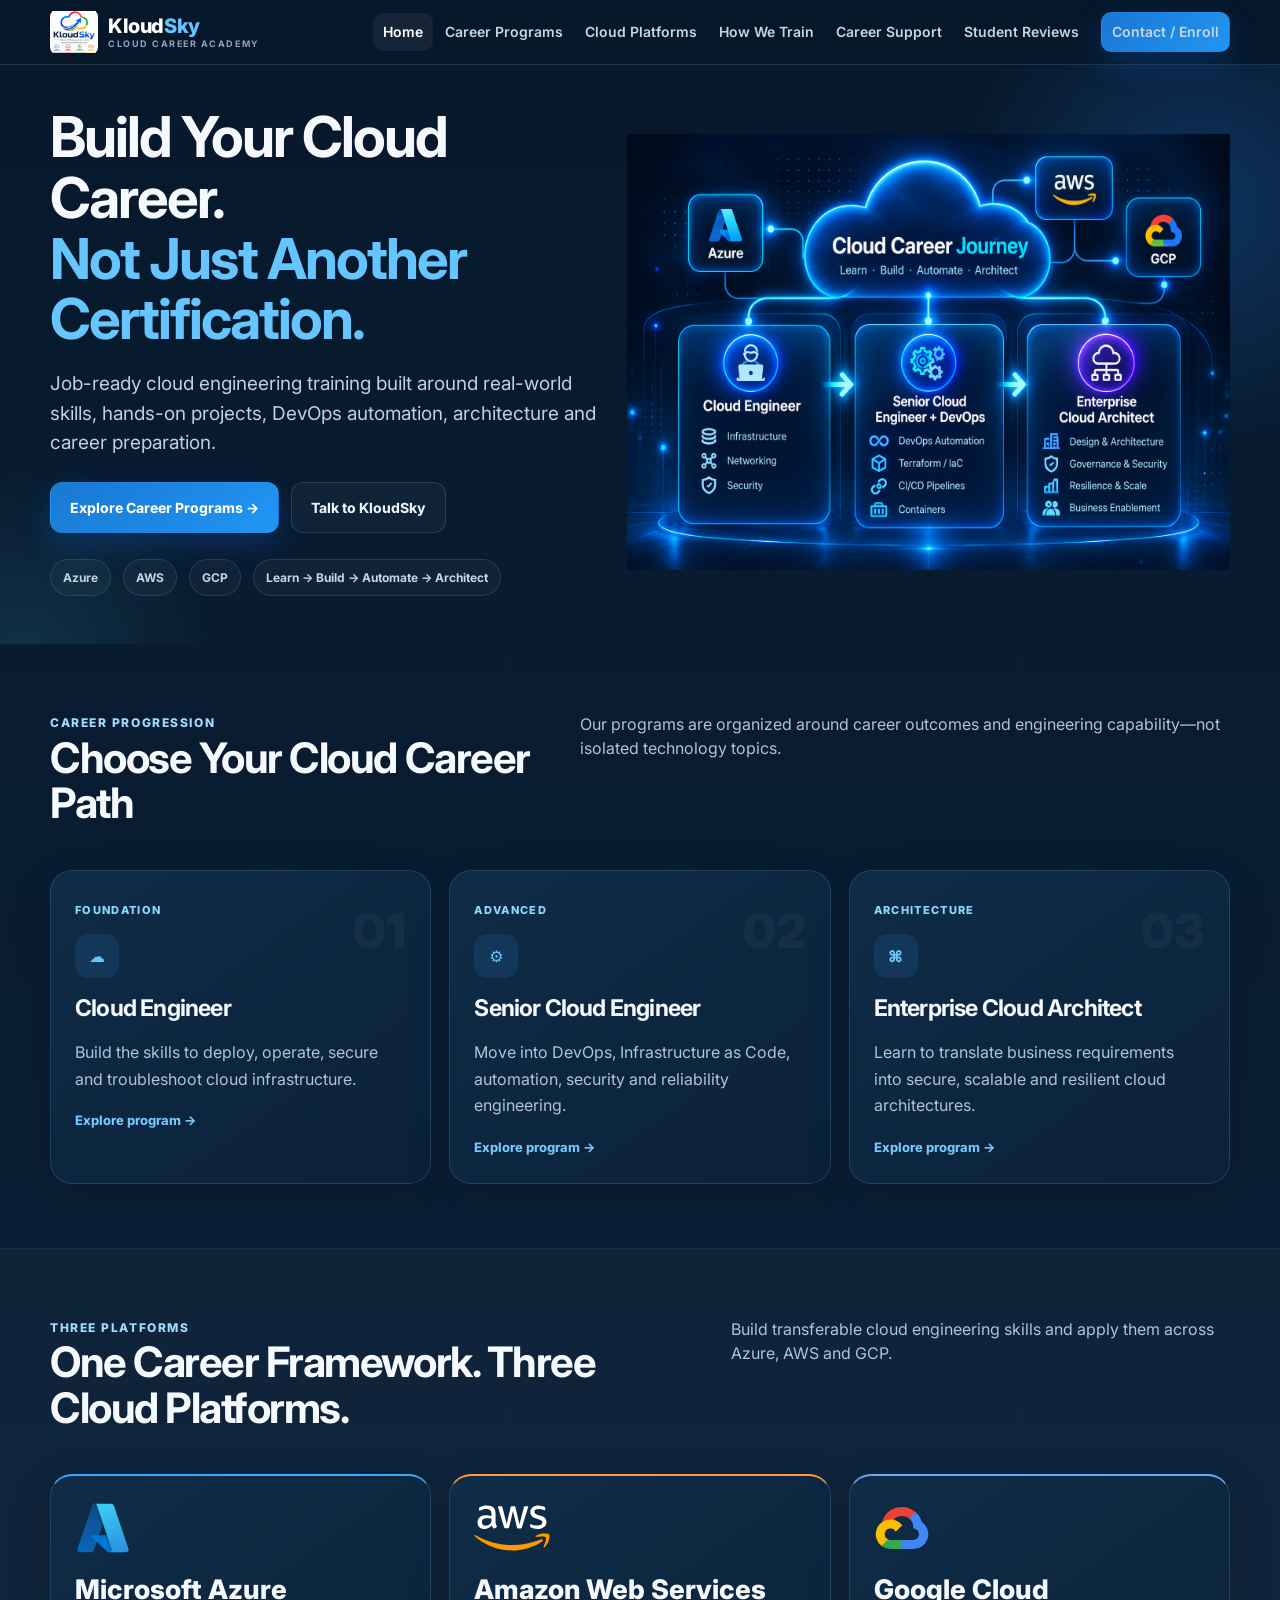
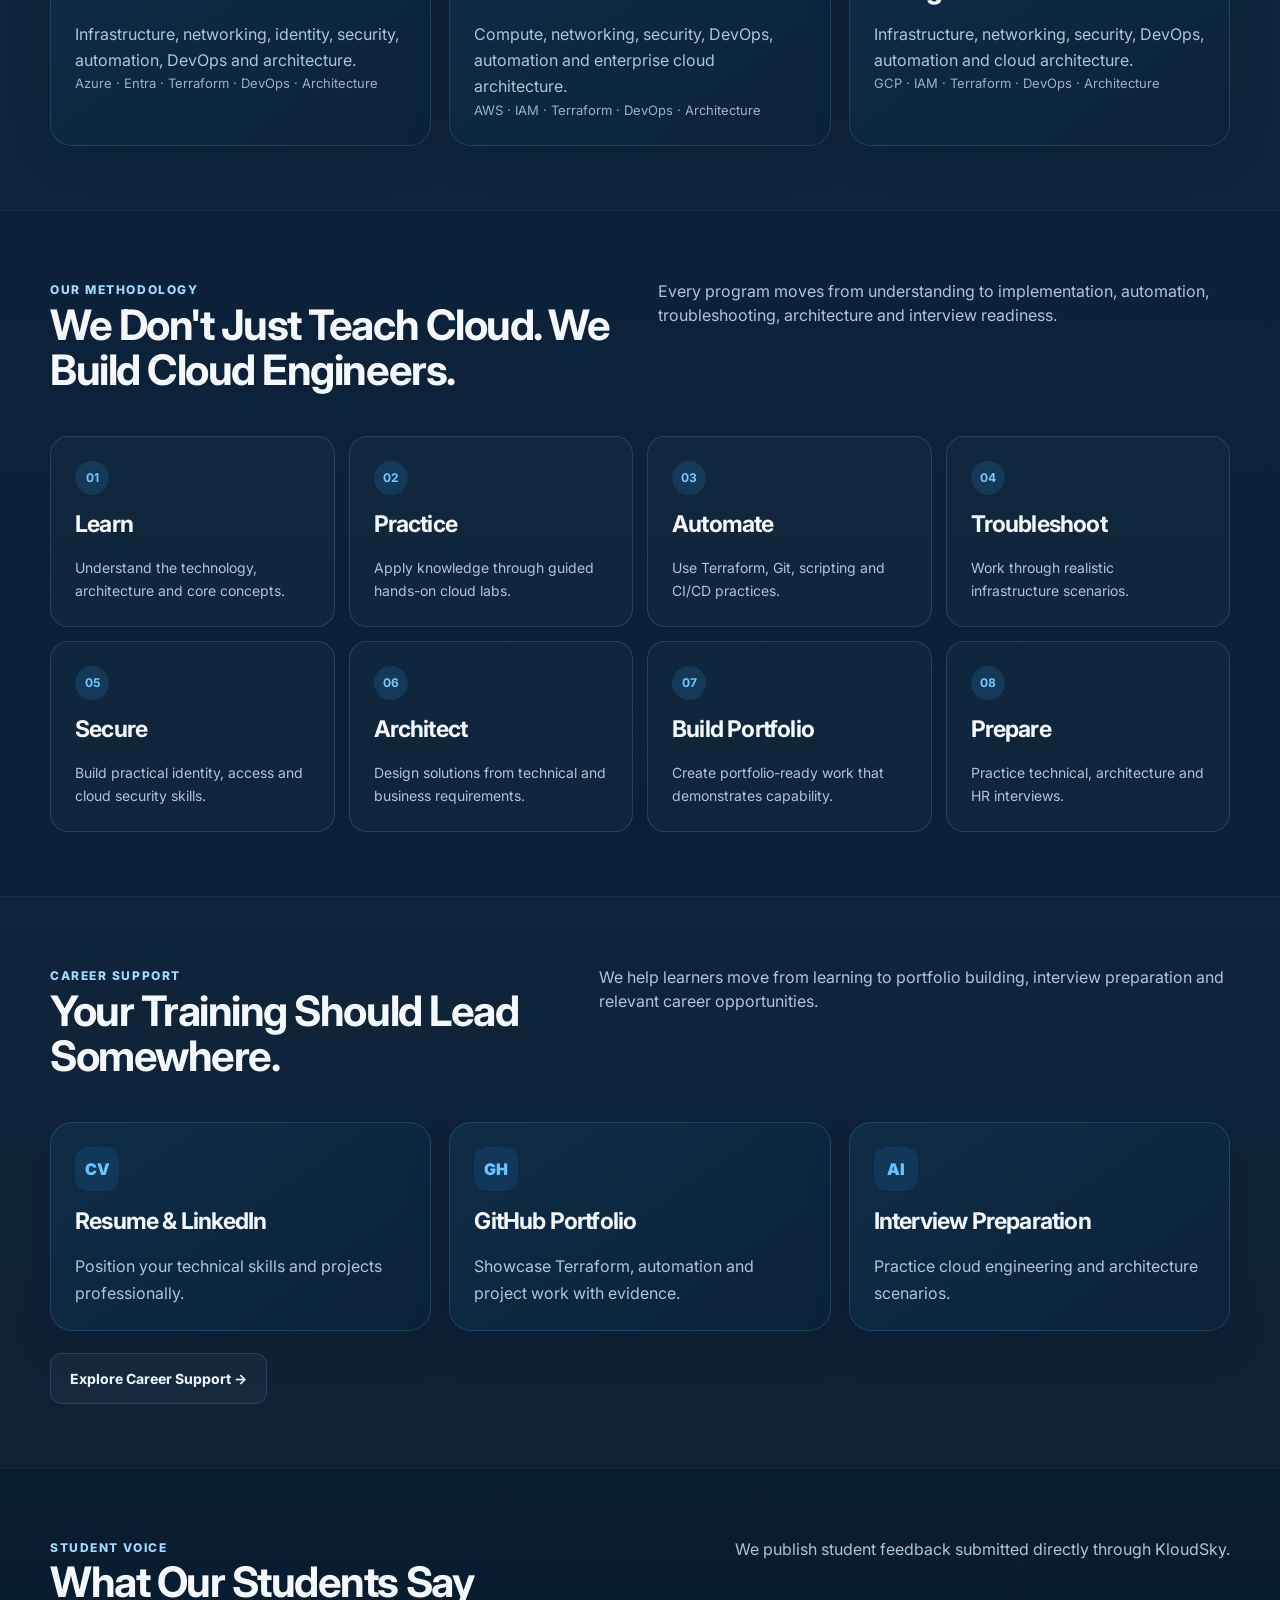
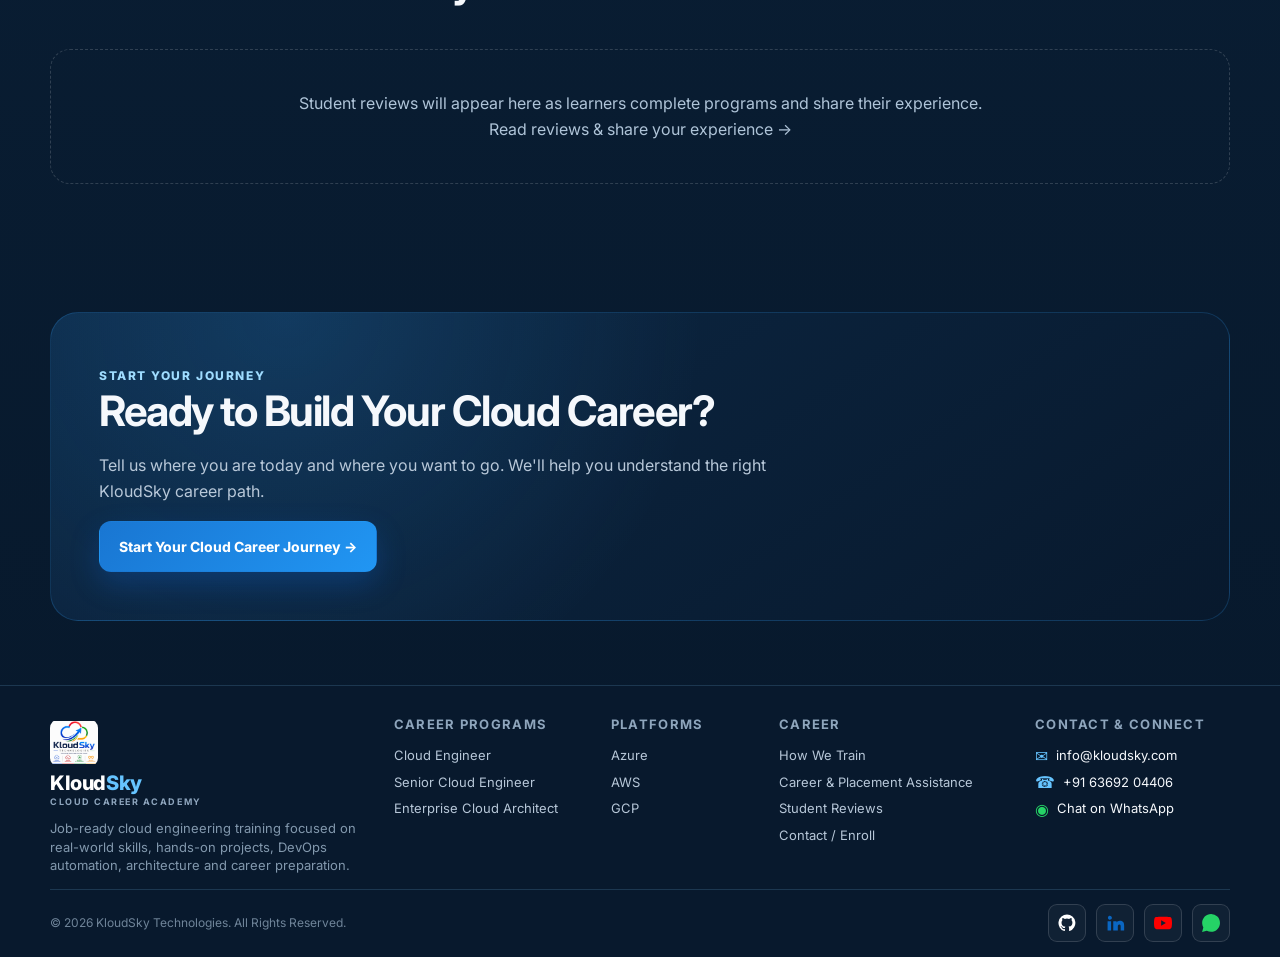
<file: index.html>
<!DOCTYPE html>

<html lang="en">
<head>
<meta charset="utf-8"/>
<meta content="width=device-width,initial-scale=1" name="viewport"/>
<meta content="Job-ready Azure, AWS and GCP cloud engineering training with hands-on projects, DevOps automation, architecture and career preparation." name="description"/>
<meta content="#07182B" name="theme-color"/>
<title>Home | KloudSky Cloud Career Academy</title>
<link href="https://fonts.googleapis.com" rel="preconnect"/>
<link crossorigin="" href="https://fonts.gstatic.com" rel="preconnect"/>
<link href="https://fonts.googleapis.com/css2?family=Inter:wght@400;500;600;700;800;900&amp;display=swap" rel="stylesheet"/>
<link href="assets/css/style.css" rel="stylesheet"/>
<style id="footer-layout-v2">
/* KloudSky footer layout correction - shared across all pages */
.footer .footer-grid{
    display:grid;
    grid-template-columns:minmax(240px,1.65fr) minmax(160px,1fr) minmax(110px,.75fr) minmax(190px,1.2fr) minmax(190px,1fr);
    gap:34px;
    align-items:start;
}
.footer .footer-grid > div{min-width:0;}
.footer .footer-contact-column h4{margin:0 0 18px;}
.footer .footer-contact-column a{display:flex;align-items:center;gap:8px;margin:0 0 13px;color:inherit;text-decoration:none;}
.footer .footer-contact-column a:hover{color:#66c4ff;}
.footer .footer-contact-icon{color:#66c4ff;font-size:16px;line-height:1;flex:0 0 auto;}
.footer .footer-bottom{
    display:flex;
    align-items:center;
    justify-content:space-between;
    gap:24px;
    padding-top:20px;
}
.footer .footer-socials-bottom{
    display:flex;
    align-items:center;
    justify-content:flex-end;
    gap:10px;
    margin-left:auto;
}
.footer .footer-social{
    width:38px;
    height:38px;
    display:inline-flex;
    align-items:center;
    justify-content:center;
    border:1px solid rgba(255,255,255,.14);
    border-radius:9px;
    background:rgba(255,255,255,.035);
    color:#c9d8e7;
    text-decoration:none;
    transition:.2s ease;
}
.footer .footer-social:hover{
    color:#fff;
    border-color:rgba(102,196,255,.5);
    background:rgba(53,167,255,.12);
    transform:translateY(-1px);
}
.footer .footer-social svg{width:18px;height:18px;display:block;}
/* Official brand colors for communication/social icons */
.footer .footer-social[aria-label="GitHub"]{color:#fff;}
.footer .footer-social[aria-label="LinkedIn"]{color:#0A66C2;}
.footer .footer-social[aria-label="YouTube"]{color:#FF0000;}
.footer .footer-social[aria-label="WhatsApp"]{color:#25D366;}

.footer .footer-social[aria-label="GitHub"]:hover{color:#fff;background:rgba(255,255,255,.10);}
.footer .footer-social[aria-label="LinkedIn"]:hover{color:#0A66C2;background:rgba(10,102,194,.12);}
.footer .footer-social[aria-label="YouTube"]:hover{color:#FF0000;background:rgba(255,0,0,.10);}
.footer .footer-social[aria-label="WhatsApp"]:hover{color:#25D366;background:rgba(37,211,102,.12);}

.footer .footer-contact-column a[href^="https://wa.me/"] .footer-contact-icon{color:#25D366;}

.footer .footer-social[aria-label="LinkedIn"] svg{width:20px;height:20px;}
@media(max-width:980px){
    .footer .footer-grid{grid-template-columns:1.5fr 1fr 1fr;gap:28px;}
}
@media(max-width:680px){
    .footer .footer-grid{grid-template-columns:1fr 1fr;gap:24px;}
    .footer .footer-grid > div:first-child{grid-column:1 / -1;}
    .footer .footer-bottom{align-items:flex-start;flex-direction:column;gap:16px;}
    .footer .footer-socials-bottom{margin-left:0;justify-content:flex-start;}
}
@media(max-width:460px){
    .footer .footer-grid{grid-template-columns:1fr;}
    .footer .footer-grid > div:first-child{grid-column:auto;}
}
</style>
<style id="cloud-career-journey-visual">
/* FINAL HERO FIT — image fills the exact right-side hero area.
   Desktop target follows the red-box proportion shown in the supplied reference. */
.hero-grid{
    grid-template-columns:minmax(0,1fr) minmax(0,1.08fr);
    align-items:center !important;
    gap:18px;
}

.cloud-career-visual{
    display:block !important;
    width:100% !important;
    height:auto !important;
    aspect-ratio:1.385 / 1 !important;
    min-width:0;
    min-height:0 !important;
    align-self:center !important;
    margin:0 !important;
    padding:0 !important;
    background:transparent !important;
    border:0 !important;
    border-radius:0 !important;
    box-shadow:none !important;
    overflow:hidden !important;
}

.cloud-career-journey-image{
    display:block !important;
    width:100% !important;
    height:100% !important;
    max-width:none !important;
    min-height:0 !important;
    margin:0 !important;
    padding:0 !important;
    border:0 !important;
    border-radius:0 !important;
    object-fit:fill !important;
    object-position:center center !important;
    transform:none !important;
    box-shadow:none !important;
    filter:none !important;
}

@media(max-width:980px){
    .hero-grid{
        grid-template-columns:1fr;
        gap:28px;
    }

    .cloud-career-visual{
        width:100% !important;
        height:auto !important;
        aspect-ratio:auto !important;
        overflow:hidden !important;
    }

    .cloud-career-journey-image{
        width:100% !important;
        height:auto !important;
        max-width:760px !important;
        margin:0 auto !important;
        object-fit:contain !important;
        transform:none !important;
    }
}

@media(max-width:620px){
    .cloud-career-journey-image{
        width:100% !important;
        max-width:100% !important;
    }
}
</style>

<style id="index-platform-brand-logos">
/* Official cloud platform logos in the home-page platform cards */
.index-platform-logo{
    width:56px;
    height:56px;
    display:block;
    object-fit:contain;
    object-position:center;
    margin:0 0 12px 0;
}
.index-platform-logo.aws{
    width:76px;
    height:56px;
}
.index-platform-brand{
    display:flex;
    flex-direction:column;
    align-items:flex-start;
    margin-bottom:8px;
}
.index-platform-brand .platform-name{
    margin:0;
}
.index-platform-brand svg{
    overflow:visible;
}
@media(max-width:700px){
    .index-platform-logo{width:50px;height:50px;}
    .index-platform-logo.aws{width:68px;height:50px;}
}
</style>

</head>
<body><a class="skip" href="#main">Skip to content</a>
<header class="nav">
<div class="container nav-inner">
<a class="brand" href="index.html">
<img alt="KloudSky Technologies" class="kloudsky-logo" src="assets/images/kloudsky-logo-transparent.png"/>
<span class="brand-text">
<span class="brand-name">KloudSky</span>
<small class="brand-subtitle">Cloud Career Academy</small>
</span>
</a>
<button aria-label="Open menu" class="mobile-btn">☰</button>
<nav class="nav-links">
<a class="active" href="index.html">Home</a>
<a href="career-programs.html">Career Programs</a>
<a href="cloud-platforms.html">Cloud Platforms</a>
<a href="how-we-train.html">How We Train</a>
<a href="career-support.html">Career Support</a>
<a href="reviews.html">Student Reviews</a>
<a class="btn btn-primary nav-cta" href="contact.html">Contact / Enroll</a>
</nav>
</div>
</header>
<main id="main">
<section class="hero">
<div class="container hero-grid">
<div>
<h1>Build Your Cloud Career.<br/><span style="color:#66c4ff">Not Just Another Certification.</span>
</h1>
<p class="lead">Job-ready cloud engineering training built around real-world skills, hands-on
                        projects, DevOps automation, architecture and career preparation.</p>
<div class="hero-actions"><a class="btn btn-primary" href="career-programs.html">Explore Career
                            Programs →</a><a class="btn btn-ghost" href="contact.html">Talk to KloudSky</a></div>
<div class="hero-meta"><span class="pill">Azure</span><span class="pill">AWS</span><span class="pill">GCP</span><span class="pill">Learn → Build → Automate → Architect</span></div>
</div>
<div class="visual cloud-career-visual">
<img class="cloud-career-journey-image" src="assets/images/cloud-career-journey.png" width="1536" height="1024" loading="eager" decoding="async" alt="Cloud Career Journey from Cloud Engineer to Senior Cloud Engineer with DevOps to Enterprise Cloud Architect"/>
</div>
</div>
</section>
<section class="section">
<div class="container">
<div class="section-head">
<div><span class="eyebrow">Career progression</span>
<h2>Choose Your Cloud Career Path</h2>
</div>
<p>Our programs are organized around career outcomes and engineering capability—not isolated
                        technology topics.</p>
</div>
<div class="grid3">
<article class="card level"><span class="number">01</span><span class="tag">Foundation</span>
<div class="icon">☁</div>
<h3>Cloud Engineer</h3>
<p>Build the skills to deploy, operate, secure and troubleshoot cloud infrastructure.</p><a class="link" href="career-programs.html#cloud-engineer">Explore program →</a>
</article>
<article class="card level"><span class="number">02</span><span class="tag">Advanced</span>
<div class="icon">⚙</div>
<h3>Senior Cloud Engineer</h3>
<p>Move into DevOps, Infrastructure as Code, automation, security and reliability engineering.
                        </p><a class="link" href="career-programs.html#senior-cloud-engineer">Explore program →</a>
</article>
<article class="card level"><span class="number">03</span><span class="tag">Architecture</span>
<div class="icon">⌘</div>
<h3>Enterprise Cloud Architect</h3>
<p>Learn to translate business requirements into secure, scalable and resilient cloud
                            architectures.</p><a class="link" href="career-programs.html#architect">Explore program
                            →</a>
</article>
</div>
</div>
</section>
<section class="section alt">
<div class="container">
<div class="section-head">
<div><span class="eyebrow">Three platforms</span>
<h2>One Career Framework. Three Cloud Platforms.</h2>
</div>
<p>Build transferable cloud engineering skills and apply them across Azure, AWS and GCP.</p>
</div>
<div class="grid3">
<article class="card platform azure">
<div class="index-platform-brand"><svg aria-label="Microsoft Azure logo" class="index-platform-logo" height="150" role="img" viewbox="0 0 96 96" width="150" xmlns="http://www.w3.org/2000/svg">
<defs>
<lineargradient gradienttransform="matrix(1 0 0 -1 1075 158)" gradientunits="userSpaceOnUse" id="e399c19f-b68f-429d-b176-18c2117ff73c" x1="-1032.172" x2="-1059.213" y1="145.312" y2="65.426">
<stop offset="0" stop-color="#114a8b"></stop>
<stop offset="1" stop-color="#0669bc"></stop>
</lineargradient>
<lineargradient gradienttransform="matrix(1 0 0 -1 1075 158)" gradientunits="userSpaceOnUse" id="ac2a6fc2-ca48-4327-9a3c-d4dcc3256e15" x1="-1023.725" x2="-1029.98" y1="108.083" y2="105.968">
<stop offset="0" stop-opacity=".3"></stop>
<stop offset=".071" stop-opacity=".2"></stop>
<stop offset=".321" stop-opacity=".1"></stop>
<stop offset=".623" stop-opacity=".05"></stop>
<stop offset="1" stop-opacity="0"></stop>
</lineargradient>
<lineargradient gradienttransform="matrix(1 0 0 -1 1075 158)" gradientunits="userSpaceOnUse" id="a7fee970-a784-4bb1-af8d-63d18e5f7db9" x1="-1027.165" x2="-997.482" y1="147.642" y2="68.561">
<stop offset="0" stop-color="#3ccbf4"></stop>
<stop offset="1" stop-color="#2892df"></stop>
</lineargradient>
</defs>
<path d="M33.338 6.544h26.038l-27.03 80.087a4.152 4.152 0 0 1-3.933 2.824H8.149a4.145 4.145 0 0 1-3.928-5.47L29.404 9.368a4.152 4.152 0 0 1 3.934-2.825z" fill="url(#e399c19f-b68f-429d-b176-18c2117ff73c)"></path>
<path d="M71.175 60.261h-41.29a1.911 1.911 0 0 0-1.305 3.309l26.532 24.764a4.171 4.171 0 0 0 2.846 1.121h23.38z" fill="#0078d4"></path>
<path d="M33.338 6.544a4.118 4.118 0 0 0-3.943 2.879L4.252 83.917a4.14 4.14 0 0 0 3.908 5.538h20.787a4.443 4.443 0 0 0 3.41-2.9l5.014-14.777 17.91 16.705a4.237 4.237 0 0 0 2.666.972H81.24L71.024 60.261l-29.781.007L59.47 6.544z" fill="url(#ac2a6fc2-ca48-4327-9a3c-d4dcc3256e15)"></path>
<path d="M66.595 9.364a4.145 4.145 0 0 0-3.928-2.82H33.648a4.146 4.146 0 0 1 3.928 2.82l25.184 74.62a4.146 4.146 0 0 1-3.928 5.472h29.02a4.146 4.146 0 0 0 3.927-5.472z" fill="url(#a7fee970-a784-4bb1-af8d-63d18e5f7db9)"></path>
</svg><div class="platform-name">Microsoft Azure</div></div>
<p>Infrastructure, networking, identity, security, automation, DevOps and architecture.</p>
<div class="services">Azure · Entra · Terraform · DevOps · Architecture</div>
</article>
<article class="card platform aws">
<div class="index-platform-brand"><svg aria-label="Amazon Web Services logo" class="index-platform-logo aws" id="Layer_1" role="img" style="enable-background:new 0 0 304 182;" version="1.1" viewbox="0 0 304 182" x="0px" xml:space="preserve" xmlns="http://www.w3.org/2000/svg" xmlns:xlink="http://www.w3.org/1999/xlink" y="0px">
<style type="text/css">
	.st0{fill:#FFFFFF;}
	.st1{fill-rule:evenodd;clip-rule:evenodd;fill:#FF9900;}
</style>
<g>
<path class="st0" d="M86.4,66.4c0,3.7,0.4,6.7,1.1,8.9c0.8,2.2,1.8,4.6,3.2,7.2c0.5,0.8,0.7,1.6,0.7,2.3c0,1-0.6,2-1.9,3l-6.3,4.2
		c-0.9,0.6-1.8,0.9-2.6,0.9c-1,0-2-0.5-3-1.4C76.2,90,75,88.4,74,86.8c-1-1.7-2-3.6-3.1-5.9c-7.8,9.2-17.6,13.8-29.4,13.8
		c-8.4,0-15.1-2.4-20-7.2c-4.9-4.8-7.4-11.2-7.4-19.2c0-8.5,3-15.4,9.1-20.6c6.1-5.2,14.2-7.8,24.5-7.8c3.4,0,6.9,0.3,10.6,0.8
		c3.7,0.5,7.5,1.3,11.5,2.2v-7.3c0-7.6-1.6-12.9-4.7-16c-3.2-3.1-8.6-4.6-16.3-4.6c-3.5,0-7.1,0.4-10.8,1.3c-3.7,0.9-7.3,2-10.8,3.4
		c-1.6,0.7-2.8,1.1-3.5,1.3c-0.7,0.2-1.2,0.3-1.6,0.3c-1.4,0-2.1-1-2.1-3.1v-4.9c0-1.6,0.2-2.8,0.7-3.5c0.5-0.7,1.4-1.4,2.8-2.1
		c3.5-1.8,7.7-3.3,12.6-4.5c4.9-1.3,10.1-1.9,15.6-1.9c11.9,0,20.6,2.7,26.2,8.1c5.5,5.4,8.3,13.6,8.3,24.6V66.4z M45.8,81.6
		c3.3,0,6.7-0.6,10.3-1.8c3.6-1.2,6.8-3.4,9.5-6.4c1.6-1.9,2.8-4,3.4-6.4c0.6-2.4,1-5.3,1-8.7v-4.2c-2.9-0.7-6-1.3-9.2-1.7
		c-3.2-0.4-6.3-0.6-9.4-0.6c-6.7,0-11.6,1.3-14.9,4c-3.3,2.7-4.9,6.5-4.9,11.5c0,4.7,1.2,8.2,3.7,10.6
		C37.7,80.4,41.2,81.6,45.8,81.6z M126.1,92.4c-1.8,0-3-0.3-3.8-1c-0.8-0.6-1.5-2-2.1-3.9L96.7,10.2c-0.6-2-0.9-3.3-0.9-4
		c0-1.6,0.8-2.5,2.4-2.5h9.8c1.9,0,3.2,0.3,3.9,1c0.8,0.6,1.4,2,2,3.9l16.8,66.2l15.6-66.2c0.5-2,1.1-3.3,1.9-3.9c0.8-0.6,2.2-1,4-1
		h8c1.9,0,3.2,0.3,4,1c0.8,0.6,1.5,2,1.9,3.9l15.8,67l17.3-67c0.6-2,1.3-3.3,2-3.9c0.8-0.6,2.1-1,3.9-1h9.3c1.6,0,2.5,0.8,2.5,2.5
		c0,0.5-0.1,1-0.2,1.6c-0.1,0.6-0.3,1.4-0.7,2.5l-24.1,77.3c-0.6,2-1.3,3.3-2.1,3.9c-0.8,0.6-2.1,1-3.8,1h-8.6c-1.9,0-3.2-0.3-4-1
		c-0.8-0.7-1.5-2-1.9-4L156,23l-15.4,64.4c-0.5,2-1.1,3.3-1.9,4c-0.8,0.7-2.2,1-4,1H126.1z M254.6,95.1c-5.2,0-10.4-0.6-15.4-1.8
		c-5-1.2-8.9-2.5-11.5-4c-1.6-0.9-2.7-1.9-3.1-2.8c-0.4-0.9-0.6-1.9-0.6-2.8v-5.1c0-2.1,0.8-3.1,2.3-3.1c0.6,0,1.2,0.1,1.8,0.3
		c0.6,0.2,1.5,0.6,2.5,1c3.4,1.5,7.1,2.7,11,3.5c4,0.8,7.9,1.2,11.9,1.2c6.3,0,11.2-1.1,14.6-3.3c3.4-2.2,5.2-5.4,5.2-9.5
		c0-2.8-0.9-5.1-2.7-7c-1.8-1.9-5.2-3.6-10.1-5.2L246,52c-7.3-2.3-12.7-5.7-16-10.2c-3.3-4.4-5-9.3-5-14.5c0-4.2,0.9-7.9,2.7-11.1
		c1.8-3.2,4.2-6,7.2-8.2c3-2.3,6.4-4,10.4-5.2c4-1.2,8.2-1.7,12.6-1.7c2.2,0,4.5,0.1,6.7,0.4c2.3,0.3,4.4,0.7,6.5,1.1
		c2,0.5,3.9,1,5.7,1.6c1.8,0.6,3.2,1.2,4.2,1.8c1.4,0.8,2.4,1.6,3,2.5c0.6,0.8,0.9,1.9,0.9,3.3v4.7c0,2.1-0.8,3.2-2.3,3.2
		c-0.8,0-2.1-0.4-3.8-1.2c-5.7-2.6-12.1-3.9-19.2-3.9c-5.7,0-10.2,0.9-13.3,2.8c-3.1,1.9-4.7,4.8-4.7,8.9c0,2.8,1,5.2,3,7.1
		c2,1.9,5.7,3.8,11,5.5l14.2,4.5c7.2,2.3,12.4,5.5,15.5,9.6c3.1,4.1,4.6,8.8,4.6,14c0,4.3-0.9,8.2-2.6,11.6
		c-1.8,3.4-4.2,6.4-7.3,8.8c-3.1,2.5-6.8,4.3-11.1,5.6C264.4,94.4,259.7,95.1,254.6,95.1z"></path>
<g>
<path class="st1" d="M273.5,143.7c-32.9,24.3-80.7,37.2-121.8,37.2c-57.6,0-109.5-21.3-148.7-56.7c-3.1-2.8-0.3-6.6,3.4-4.4
			c42.4,24.6,94.7,39.5,148.8,39.5c36.5,0,76.6-7.6,113.5-23.2C274.2,133.6,278.9,139.7,273.5,143.7z"></path>
<path class="st1" d="M287.2,128.1c-4.2-5.4-27.8-2.6-38.5-1.3c-3.2,0.4-3.7-2.4-0.8-4.5c18.8-13.2,49.7-9.4,53.3-5
			c3.6,4.5-1,35.4-18.6,50.2c-2.7,2.3-5.3,1.1-4.1-1.9C282.5,155.7,291.4,133.4,287.2,128.1z"></path>
</g>
</g>
</svg><div class="platform-name">Amazon Web Services</div></div>
<p>Compute, networking, security, DevOps, automation and enterprise cloud architecture.</p>
<div class="services">AWS · IAM · Terraform · DevOps · Architecture</div>
</article>
<article class="card platform gcp">
<div class="index-platform-brand"><svg aria-label="Google Cloud logo" class="index-platform-logo" fill="none" height="800px" role="img" viewbox="0 0 16 16" width="800px" xmlns="http://www.w3.org/2000/svg"><path d="M10.313 5.376l1.887-1.5-.332-.414a5.935 5.935 0 00-5.586-1.217 5.89 5.89 0 00-3.978 4.084c-.03.113.312-.098.463-.056l2.608-.428s.127-.124.201-.205c1.16-1.266 3.126-1.432 4.465-.354l.272.09z" fill="#EA4335"></path><path d="M13.637 6.3a5.835 5.835 0 00-1.77-2.838l-1.83 1.82a3.226 3.226 0 011.193 2.564v.323c.9 0 1.63.725 1.63 1.62 0 .893-.73 1.619-1.63 1.619l-3.257-.003-.325.035v2.507l.325.053h3.257a4.234 4.234 0 004.08-2.962A4.199 4.199 0 0013.636 6.3z" fill="#4285F4"></path><path d="M4.711 13.999H7.97v-2.594H4.71c-.232 0-.461-.066-.672-.161l-.458.14-1.313 1.297-.114.447a4.254 4.254 0 002.557.87z" fill="#34A853"></path><path d="M4.711 5.572A4.234 4.234 0 00.721 8.44a4.206 4.206 0 001.433 4.688l1.89-1.884a1.617 1.617 0 01.44-3.079 1.63 1.63 0 011.714.936l1.89-1.878A4.24 4.24 0 004.71 5.572z" fill="#FBBC05"></path></svg><div class="platform-name">Google Cloud</div></div>
<p>Infrastructure, networking, security, DevOps, automation and cloud architecture.</p>
<div class="services">GCP · IAM · Terraform · DevOps · Architecture</div>
</article>
</div>
</div>
</section>
<section class="section">
<div class="container">
<div class="section-head">
<div><span class="eyebrow">Our methodology</span>
<h2>We Don't Just Teach Cloud. We Build Cloud Engineers.</h2>
</div>
<p>Every program moves from understanding to implementation, automation, troubleshooting,
                        architecture and interview readiness.</p>
</div>
<div class="steps">
<div class="step"><b>01</b>
<h3>Learn</h3>
<p>Understand the technology, architecture and core concepts.</p>
</div>
<div class="step"><b>02</b>
<h3>Practice</h3>
<p>Apply knowledge through guided hands-on cloud labs.</p>
</div>
<div class="step"><b>03</b>
<h3>Automate</h3>
<p>Use Terraform, Git, scripting and CI/CD practices.</p>
</div>
<div class="step"><b>04</b>
<h3>Troubleshoot</h3>
<p>Work through realistic infrastructure scenarios.</p>
</div>
<div class="step"><b>05</b>
<h3>Secure</h3>
<p>Build practical identity, access and cloud security skills.</p>
</div>
<div class="step"><b>06</b>
<h3>Architect</h3>
<p>Design solutions from technical and business requirements.</p>
</div>
<div class="step"><b>07</b>
<h3>Build Portfolio</h3>
<p>Create portfolio-ready work that demonstrates capability.</p>
</div>
<div class="step"><b>08</b>
<h3>Prepare</h3>
<p>Practice technical, architecture and HR interviews.</p>
</div>
</div>
</div>
</section>
<section class="section alt">
<div class="container">
<div class="section-head">
<div><span class="eyebrow">Career support</span>
<h2>Your Training Should Lead Somewhere.</h2>
</div>
<p>We help learners move from learning to portfolio building, interview preparation and relevant
                        career opportunities.</p>
</div>
<div class="grid3">
<div class="card">
<div class="icon">CV</div>
<h3>Resume &amp; LinkedIn</h3>
<p>Position your technical skills and projects professionally.</p>
</div>
<div class="card">
<div class="icon">GH</div>
<h3>GitHub Portfolio</h3>
<p>Showcase Terraform, automation and project work with evidence.</p>
</div>
<div class="card">
<div class="icon">AI</div>
<h3>Interview Preparation</h3>
<p>Practice cloud engineering and architecture scenarios.</p>
</div>
</div>
<div style="margin-top:22px"><a class="btn btn-ghost" href="career-support.html">Explore Career Support
                        →</a></div>
</div>
</section>
<section class="section">
<div class="container">
<div class="section-head">
<div><span class="eyebrow">Student voice</span>
<h2>What Our Students Say</h2>
</div>
<p>We publish student feedback submitted directly through KloudSky.</p>
</div>
<div class="empty-reviews">Student reviews will appear here as learners complete programs and share
                    their experience.<br/><a class="link" href="reviews.html">Read reviews &amp; share your experience →</a>
</div>
</div>
</section>
<section class="section">
<div class="container">
<div class="cta"><span class="eyebrow">Start your journey</span>
<h2>Ready to Build Your Cloud Career?</h2>
<p>Tell us where you are today and where you want to go. We'll help you understand the right
                        KloudSky career path.</p><a class="btn btn-primary" href="contact.html">Start Your Cloud Career
                        Journey →</a>
</div>
</div>
</section>
</main>
<footer class="footer">
<div class="container">
<div class="footer-grid"><div><a class="brand" href="index.html">
<img alt="KloudSky Technologies" class="kloudsky-logo" src="assets/images/kloudsky-logo-transparent.png"/>
<span class="brand-text">
<span class="brand-name">KloudSky</span>
<small class="brand-subtitle">Cloud Career Academy</small>
</span>
</a>
<p class="desc">Job-ready cloud engineering training focused on real-world skills, hands-on
                        projects, DevOps automation, architecture and career preparation.</p>
</div><div>
<h4>Career Programs</h4><a href="career-programs.html#cloud-engineer">Cloud Engineer</a><a href="career-programs.html#senior-cloud-engineer">Senior Cloud Engineer</a><a href="career-programs.html#architect">Enterprise Cloud Architect</a>
</div><div>
<h4>Platforms</h4><a href="cloud-platforms.html#azure">Azure</a><a href="cloud-platforms.html#aws">AWS</a><a href="cloud-platforms.html#gcp">GCP</a>
</div><div>
<h4>Career</h4><a href="how-we-train.html">How We Train</a><a href="career-support.html">Career &amp;
                        Placement Assistance</a><a href="reviews.html">Student Reviews</a><a href="contact.html">Contact
                        / Enroll</a>
</div><div class="footer-contact-column"><h4>Contact &amp; Connect</h4><a href="mailto:info@kloudsky.com"><span aria-hidden="true" class="footer-contact-icon">✉</span><span>info@kloudsky.com</span></a><a href="tel:+916369204406"><span aria-hidden="true" class="footer-contact-icon">☎</span><span>+91 63692 04406</span></a><a href="https://wa.me/916369204406?text=Hi%20KloudSky%2C%20I%27m%20interested%20in%20your%20cloud%20career%20programs." rel="noopener" target="_blank"><span aria-hidden="true" class="footer-contact-icon">◉</span><span>Chat on WhatsApp</span></a></div></div>

<div class="footer-bottom"><span>© <span data-year=""></span> KloudSky Technologies. All Rights
                    Reserved.</span><div aria-label="Social media links" class="footer-socials-bottom">
<a aria-label="GitHub" class="footer-social" href="https://github.com/kloudsky" rel="noopener" target="_blank" title="GitHub">
<svg aria-hidden="true" viewbox="0 0 24 24"><path d="M12 .6a11.4 11.4 0 0 0-3.61 22.21c.57.1.78-.25.78-.55v-2.15c-3.17.69-3.84-1.34-3.84-1.34-.52-1.31-1.27-1.66-1.27-1.66-1.03-.71.08-.7.08-.7 1.14.08 1.74 1.17 1.74 1.17 1.01 1.73 2.65 1.23 3.3.94.1-.73.4-1.23.72-1.51-2.53-.29-5.2-1.26-5.2-5.62 0-1.24.44-2.25 1.17-3.04-.12-.29-.51-1.44.11-3 0 0 .95-.3 3.13 1.16a10.9 10.9 0 0 1 5.7 0c2.18-1.46 3.13-1.16 3.13-1.16.62 1.56.23 2.71.11 3 .73.79 1.17 1.8 1.17 3.04 0 4.37-2.67 5.32-5.21 5.61.41.35.77 1.04.77 2.1v3.11c0 .3.21.65.79.54A11.4 11.4 0 0 0 12 .6Z" fill="currentColor"></path></svg>
</a>
<a aria-label="LinkedIn" class="footer-social" href="https://www.linkedin.com/company/kloudsky-technologies/" rel="noopener" target="_blank" title="LinkedIn">
<svg aria-hidden="true" viewbox="0 0 24 24"><path d="M5.2 3.4A2.4 2.4 0 1 1 5.2 8a2.4 2.4 0 0 1 0-4.6ZM3.1 9.8h4.2V21H3.1V9.8Zm6.8 0h4v1.53h.06c.56-1.02 1.93-2.1 3.98-2.1 4.26 0 5.05 2.8 5.05 6.45V21h-4.2v-4.72c0-1.13-.02-2.59-1.58-2.59-1.58 0-1.82 1.23-1.82 2.51V21H9.9V9.8Z" fill="currentColor"></path></svg>
</a>
<a aria-label="YouTube" class="footer-social" href="https://www.youtube.com/@KloudSkyCareerAcademy" rel="noopener" target="_blank" title="YouTube">
<svg aria-hidden="true" viewbox="0 0 24 24"><path d="M23.5 6.2a3 3 0 0 0-2.12-2.13C19.5 3.55 12 3.55 12 3.55s-7.5 0-9.38.52A3 3 0 0 0 .5 6.2 31.2 31.2 0 0 0 0 12a31.2 31.2 0 0 0 .5 5.8 3 3 0 0 0 2.12 2.13c1.88.52 9.38.52 9.38.52s7.5 0 9.38-.52a3 3 0 0 0 2.12-2.13A31.2 31.2 0 0 0 24 12a31.2 31.2 0 0 0-.5-5.8ZM9.55 15.6V8.4L15.8 12l-6.25 3.6Z" fill="currentColor"></path></svg>
</a>
<a aria-label="WhatsApp" class="footer-social" href="https://wa.me/916369204406?text=Hi%20KloudSky%2C%20I%27m%20interested%20in%20your%20cloud%20career%20programs." rel="noopener" target="_blank" title="WhatsApp"><svg aria-hidden="true" viewbox="0 0 24 24"><path d="M20.52 3.48A11.87 11.87 0 0 0 12.08 0C5.53 0 .2 5.33.2 11.89c0 2.1.55 4.15 1.59 5.96L.1 24l6.3-1.65a11.88 11.88 0 0 0 5.68 1.44h.01c6.55 0 11.88-5.33 11.88-11.89 0-3.17-1.23-6.15-3.45-8.42Z" fill="currentColor"></path></svg></a>
</div></div>
</div>
</footer>
<script src="assets/js/config.js"></script>
<script src="assets/js/main.js"></script>
</body>
</html>
</file>
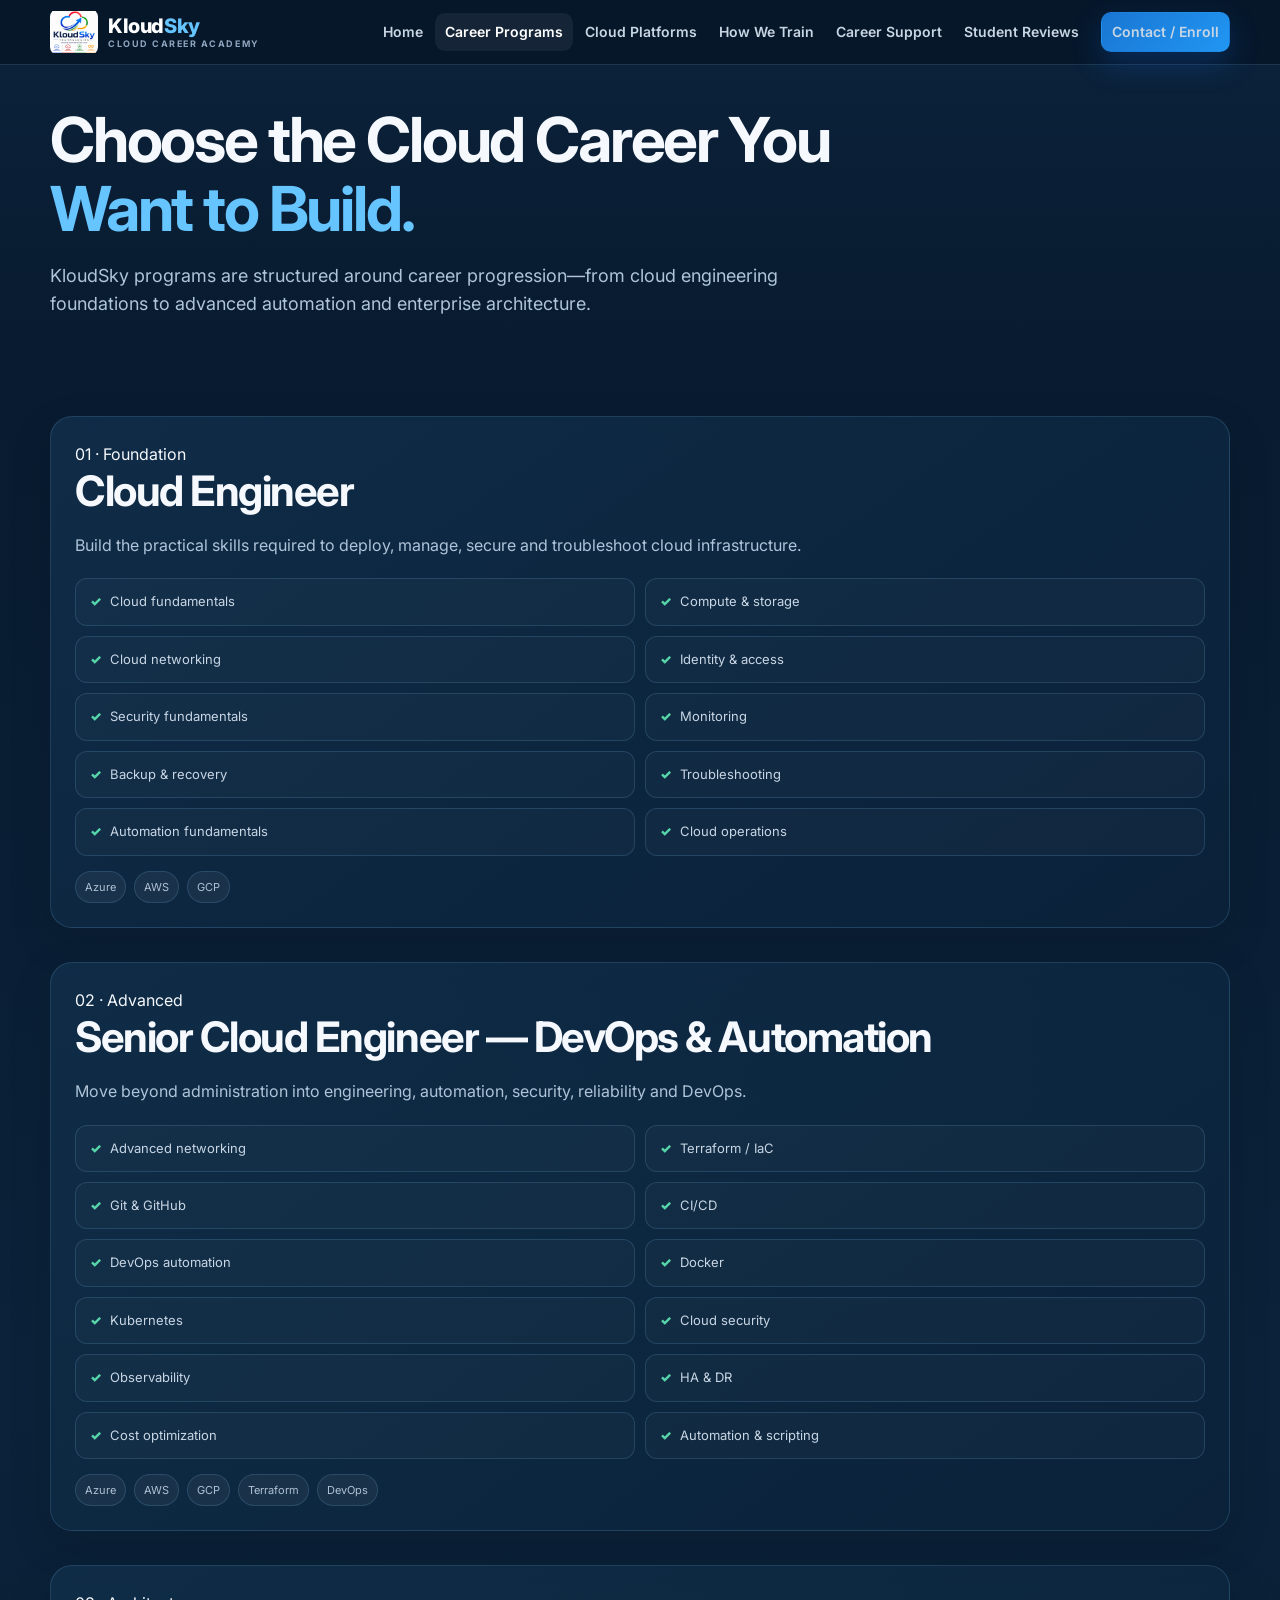
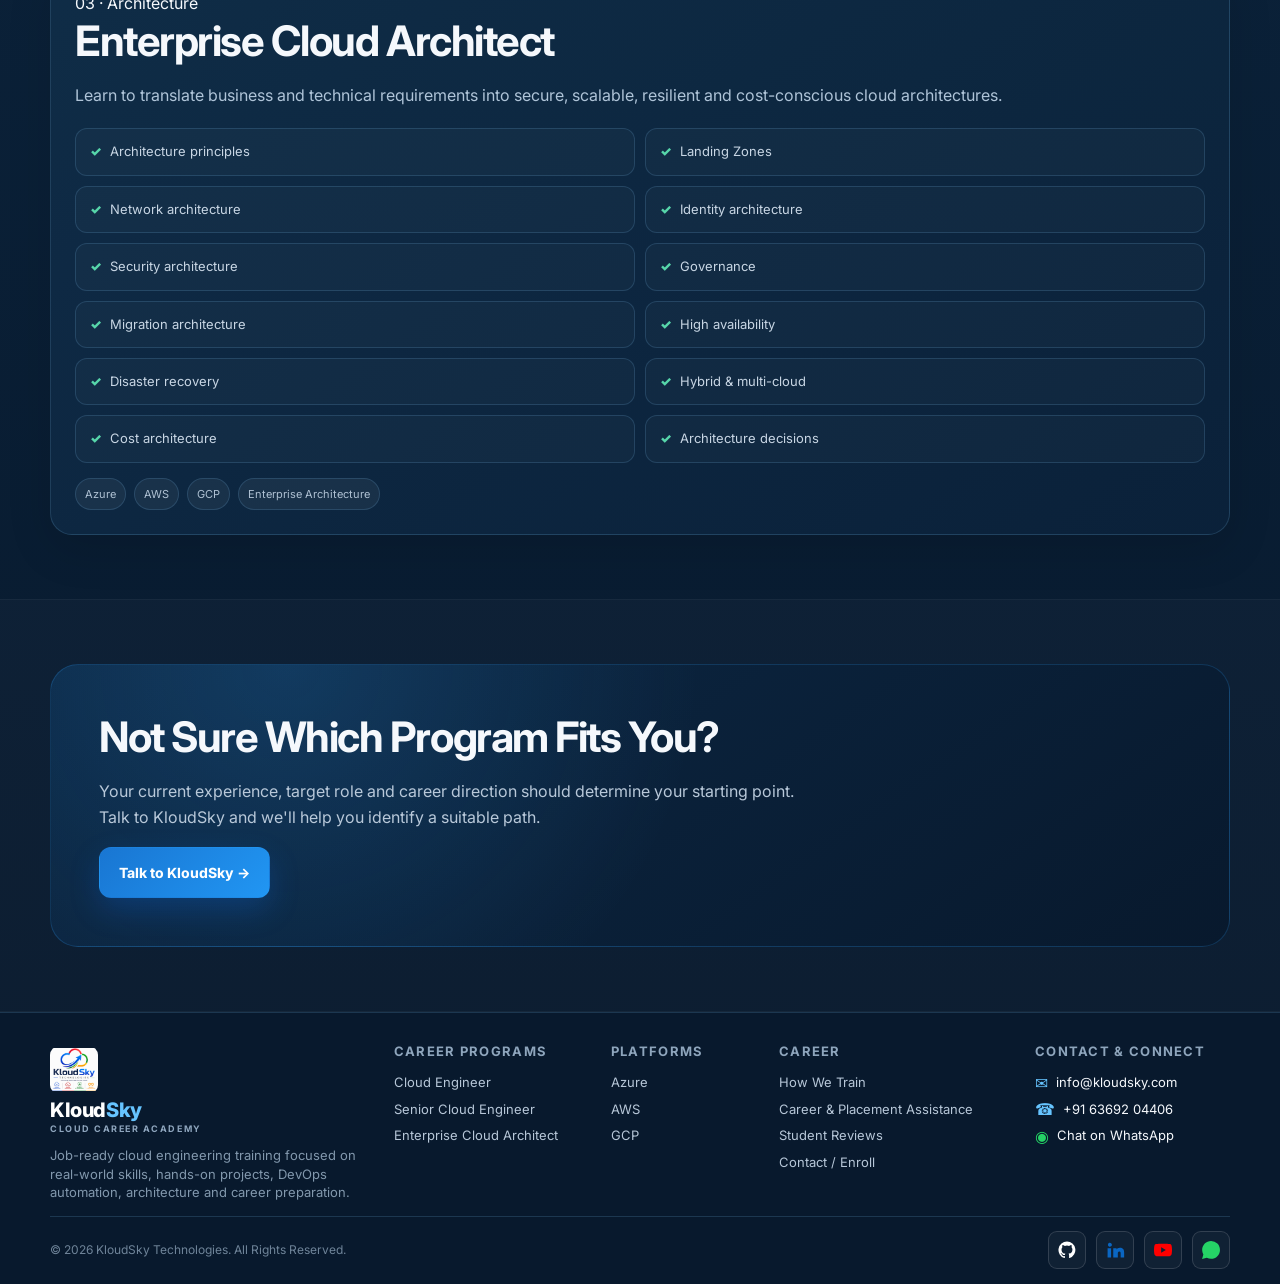
<file: career-programs.html>
<!DOCTYPE html>
<html lang="en">

<head>
    <meta charset="utf-8" />
    <meta content="width=device-width,initial-scale=1" name="viewport" />
    <meta
        content="Career-focused Cloud Engineer, Senior Cloud Engineer and Enterprise Cloud Architect programs across Azure, AWS and GCP."
        name="description" />
    <meta content="#07182B" name="theme-color" />
    <title>Career Programs | KloudSky Cloud Career Academy</title>
    <link href="https://fonts.googleapis.com" rel="preconnect" />
    <link crossorigin="" href="https://fonts.gstatic.com" rel="preconnect" />
    <link href="https://fonts.googleapis.com/css2?family=Inter:wght@400;500;600;700;800;900&amp;display=swap"
        rel="stylesheet" />
    <link href="assets/css/style.css" rel="stylesheet" />
    <style id="footer-layout-v2">
        /* KloudSky footer layout correction - shared across all pages */
        .footer .footer-grid {
            display: grid;
            grid-template-columns: minmax(240px, 1.65fr) minmax(160px, 1fr) minmax(110px, .75fr) minmax(190px, 1.2fr) minmax(190px, 1fr);
            gap: 34px;
            align-items: start;
        }

        .footer .footer-grid>div {
            min-width: 0;
        }

        .footer .footer-contact-column h4 {
            margin: 0 0 18px;
        }

        .footer .footer-contact-column a {
            display: flex;
            align-items: center;
            gap: 8px;
            margin: 0 0 13px;
            color: inherit;
            text-decoration: none;
        }

        .footer .footer-contact-column a:hover {
            color: #66c4ff;
        }

        .footer .footer-contact-icon {
            color: #66c4ff;
            font-size: 16px;
            line-height: 1;
            flex: 0 0 auto;
        }

        .footer .footer-bottom {
            display: flex;
            align-items: center;
            justify-content: space-between;
            gap: 24px;
            padding-top: 20px;
        }

        .footer .footer-socials-bottom {
            display: flex;
            align-items: center;
            justify-content: flex-end;
            gap: 10px;
            margin-left: auto;
        }

        .footer .footer-social {
            width: 38px;
            height: 38px;
            display: inline-flex;
            align-items: center;
            justify-content: center;
            border: 1px solid rgba(255, 255, 255, .14);
            border-radius: 9px;
            background: rgba(255, 255, 255, .035);
            color: #c9d8e7;
            text-decoration: none;
            transition: .2s ease;
        }

        .footer .footer-social:hover {
            color: #fff;
            border-color: rgba(102, 196, 255, .5);
            background: rgba(53, 167, 255, .12);
            transform: translateY(-1px);
        }

        .footer .footer-social svg {
            width: 18px;
            height: 18px;
            display: block;
        }

        .footer .footer-social[aria-label="LinkedIn"] svg {
            width: 20px;
            height: 20px;
        }

        /* Official brand colors for communication/social icons */
.footer .footer-social[aria-label="GitHub"]{color:#fff;}
.footer .footer-social[aria-label="LinkedIn"]{color:#0A66C2;}
.footer .footer-social[aria-label="YouTube"]{color:#FF0000;}
.footer .footer-social[aria-label="WhatsApp"]{color:#25D366;}

.footer .footer-social[aria-label="GitHub"]:hover{color:#fff;background:rgba(255,255,255,.10);}
.footer .footer-social[aria-label="LinkedIn"]:hover{color:#0A66C2;background:rgba(10,102,194,.12);}
.footer .footer-social[aria-label="YouTube"]:hover{color:#FF0000;background:rgba(255,0,0,.10);}
.footer .footer-social[aria-label="WhatsApp"]:hover{color:#25D366;background:rgba(37,211,102,.12);}

.footer .footer-contact-column a[href^="https://wa.me/"] .footer-contact-icon{color:#25D366;}

        @media(max-width:980px) {
            .footer .footer-grid {
                grid-template-columns: 1.5fr 1fr 1fr;
                gap: 28px;
            }
        }

        @media(max-width:680px) {
            .footer .footer-grid {
                grid-template-columns: 1fr 1fr;
                gap: 24px;
            }

            .footer .footer-grid>div:first-child {
                grid-column: 1 / -1;
            }

            .footer .footer-bottom {
                align-items: flex-start;
                flex-direction: column;
                gap: 16px;
            }

            .footer .footer-socials-bottom {
                margin-left: 0;
                justify-content: flex-start;
            }
        }

        @media(max-width:460px) {
            .footer .footer-grid {
                grid-template-columns: 1fr;
            }

            .footer .footer-grid>div:first-child {
                grid-column: auto;
            }
        }
    </style>
</head>

<body><a class="skip" href="#main">Skip to content</a>
    <header class="nav">
        <div class="container nav-inner"><a class="brand" href="index.html"><img alt="KloudSky Technologies"
                    class="kloudsky-logo" src="assets/images/kloudsky-logo-transparent.png" /><span
                    class="brand-text"><span class="brand-name">KloudSky</span><small class="brand-subtitle">Cloud
                        Career Academy</small></span></a><button aria-label="Open menu" class="mobile-btn">☰</button>
            <nav class="nav-links"><a href="index.html">Home</a><a class="active" href="career-programs.html">Career
                    Programs</a><a href="cloud-platforms.html">Cloud Platforms</a><a href="how-we-train.html">How We
                    Train</a><a href="career-support.html">Career Support</a><a href="reviews.html">Student
                    Reviews</a><a class="btn btn-primary nav-cta" href="contact.html">Contact / Enroll</a></nav>
        </div>
    </header>
    <main id="main">
        <section class="page-hero">
            <div class="container">
                <h1>Choose the Cloud Career You<br /><span style="color:#66c4ff">Want to Build.</span></h1>
                <p>KloudSky programs are structured around career progression—from cloud engineering foundations to
                    advanced automation and enterprise architecture.</p>
            </div>
        </section>
        <section class="section">
            <div class="container" style="display:grid;gap:34px">
                <article class="card" id="cloud-engineer"><span class="tag">01 · Foundation</span>
                    <h2>Cloud Engineer</h2>
                    <p>Build the practical skills required to deploy, manage, secure and troubleshoot cloud
                        infrastructure.</p>
                    <div class="checklist">
                        <div class="check">Cloud fundamentals</div>
                        <div class="check">Compute &amp; storage</div>
                        <div class="check">Cloud networking</div>
                        <div class="check">Identity &amp; access</div>
                        <div class="check">Security fundamentals</div>
                        <div class="check">Monitoring</div>
                        <div class="check">Backup &amp; recovery</div>
                        <div class="check">Troubleshooting</div>
                        <div class="check">Automation fundamentals</div>
                        <div class="check">Cloud operations</div>
                    </div>
                    <div class="badge-row"><span class="badge">Azure</span><span class="badge">AWS</span><span
                            class="badge">GCP</span></div>
                </article>
                <article class="card" id="senior-cloud-engineer"><span class="tag">02 · Advanced</span>
                    <h2>Senior Cloud Engineer — DevOps &amp; Automation</h2>
                    <p>Move beyond administration into engineering, automation, security, reliability and DevOps.</p>
                    <div class="checklist">
                        <div class="check">Advanced networking</div>
                        <div class="check">Terraform / IaC</div>
                        <div class="check">Git &amp; GitHub</div>
                        <div class="check">CI/CD</div>
                        <div class="check">DevOps automation</div>
                        <div class="check">Docker</div>
                        <div class="check">Kubernetes</div>
                        <div class="check">Cloud security</div>
                        <div class="check">Observability</div>
                        <div class="check">HA &amp; DR</div>
                        <div class="check">Cost optimization</div>
                        <div class="check">Automation &amp; scripting</div>
                    </div>
                    <div class="badge-row"><span class="badge">Azure</span><span class="badge">AWS</span><span
                            class="badge">GCP</span><span class="badge">Terraform</span><span
                            class="badge">DevOps</span></div>
                </article>
                <article class="card" id="architect"><span class="tag">03 · Architecture</span>
                    <h2>Enterprise Cloud Architect</h2>
                    <p>Learn to translate business and technical requirements into secure, scalable, resilient and
                        cost-conscious cloud architectures.</p>
                    <div class="checklist">
                        <div class="check">Architecture principles</div>
                        <div class="check">Landing Zones</div>
                        <div class="check">Network architecture</div>
                        <div class="check">Identity architecture</div>
                        <div class="check">Security architecture</div>
                        <div class="check">Governance</div>
                        <div class="check">Migration architecture</div>
                        <div class="check">High availability</div>
                        <div class="check">Disaster recovery</div>
                        <div class="check">Hybrid &amp; multi-cloud</div>
                        <div class="check">Cost architecture</div>
                        <div class="check">Architecture decisions</div>
                    </div>
                    <div class="badge-row"><span class="badge">Azure</span><span class="badge">AWS</span><span
                            class="badge">GCP</span><span class="badge">Enterprise Architecture</span></div>
                </article>
            </div>
        </section>
        <section class="section alt">
            <div class="container">
                <div class="cta">
                    <h2>Not Sure Which Program Fits You?</h2>
                    <p>Your current experience, target role and career direction should determine your starting point.
                        Talk to KloudSky and we'll help you identify a suitable path.</p><a class="btn btn-primary"
                        href="contact.html">Talk to KloudSky →</a>
                </div>
            </div>
        </section>
    </main>
    <footer class="footer">
        <div class="container">
            <div class="footer-grid">
                <div><a class="brand" href="index.html"><img alt="KloudSky Technologies" class="kloudsky-logo"
                            src="assets/images/kloudsky-logo-transparent.png" /><span class="brand-text"><span
                                class="brand-name">KloudSky</span><small class="brand-subtitle">Cloud Career
                                Academy</small></span></a>
                    <p class="desc">Job-ready cloud engineering training focused on real-world skills, hands-on
                        projects, DevOps automation, architecture and career preparation.</p>
                </div>
                <div>
                    <h4>Career Programs</h4><a href="career-programs.html#cloud-engineer">Cloud Engineer</a><a
                        href="career-programs.html#senior-cloud-engineer">Senior Cloud Engineer</a><a
                        href="career-programs.html#architect">Enterprise Cloud Architect</a>
                </div>
                <div>
                    <h4>Platforms</h4><a href="cloud-platforms.html#azure">Azure</a><a
                        href="cloud-platforms.html#aws">AWS</a><a href="cloud-platforms.html#gcp">GCP</a>
                </div>
                <div>
                    <h4>Career</h4><a href="how-we-train.html">How We Train</a><a href="career-support.html">Career
                        &amp; Placement Assistance</a><a href="reviews.html">Student Reviews</a><a
                        href="contact.html">Contact / Enroll</a>
                </div>
                <div class="footer-contact-column">
                    <h4>Contact &amp; Connect</h4><a href="mailto:info@kloudsky.com"><span aria-hidden="true"
                            class="footer-contact-icon">✉</span><span>info@kloudsky.com</span></a><a
                        href="tel:+916369204406"><span aria-hidden="true" class="footer-contact-icon">☎</span><span>+91
                            63692 04406</span></a><a href="https://wa.me/916369204406?text=Hi%20KloudSky%2C%20I%27m%20interested%20in%20your%20cloud%20career%20programs." rel="noopener" target="_blank"><span aria-hidden="true" class="footer-contact-icon">◉</span><span>Chat on WhatsApp</span></a>
                </div>
            </div>
            <div class="footer-bottom"><span>© <span data-year=""></span> KloudSky Technologies. All Rights
                    Reserved.</span>
                <div aria-label="Social media links" class="footer-socials-bottom">
                    <a aria-label="GitHub" class="footer-social" href="https://github.com/kloudsky" rel="noopener" target="_blank" title="GitHub">
                        <svg aria-hidden="true" viewbox="0 0 24 24">
                            <path
                                d="M12 .6a11.4 11.4 0 0 0-3.61 22.21c.57.1.78-.25.78-.55v-2.15c-3.17.69-3.84-1.34-3.84-1.34-.52-1.31-1.27-1.66-1.27-1.66-1.03-.71.08-.7.08-.7 1.14.08 1.74 1.17 1.74 1.17 1.01 1.73 2.65 1.23 3.3.94.1-.73.4-1.23.72-1.51-2.53-.29-5.2-1.26-5.2-5.62 0-1.24.44-2.25 1.17-3.04-.12-.29-.51-1.44.11-3 0 0 .95-.3 3.13 1.16a10.9 10.9 0 0 1 5.7 0c2.18-1.46 3.13-1.16 3.13-1.16.62 1.56.23 2.71.11 3 .73.79 1.17 1.8 1.17 3.04 0 4.37-2.67 5.32-5.21 5.61.41.35.77 1.04.77 2.1v3.11c0 .3.21.65.79.54A11.4 11.4 0 0 0 12 .6Z"
                                fill="currentColor"></path>
                        </svg>
                    </a>
                    <a aria-label="LinkedIn" class="footer-social"
                        href="https://www.linkedin.com/company/kloudsky-technologies/" rel="noopener" target="_blank"
                        title="LinkedIn">
                        <svg aria-hidden="true" viewbox="0 0 24 24">
                            <path
                                d="M5.2 3.4A2.4 2.4 0 1 1 5.2 8a2.4 2.4 0 0 1 0-4.6ZM3.1 9.8h4.2V21H3.1V9.8Zm6.8 0h4v1.53h.06c.56-1.02 1.93-2.1 3.98-2.1 4.26 0 5.05 2.8 5.05 6.45V21h-4.2v-4.72c0-1.13-.02-2.59-1.58-2.59-1.58 0-1.82 1.23-1.82 2.51V21H9.9V9.8Z"
                                fill="currentColor"></path>
                        </svg>
                    </a>
                    <a aria-label="YouTube" class="footer-social" href="https://www.youtube.com/@KloudSkyCareerAcademy" rel="noopener" target="_blank" title="YouTube">
                        <svg aria-hidden="true" viewbox="0 0 24 24">
                            <path
                                d="M23.5 6.2a3 3 0 0 0-2.12-2.13C19.5 3.55 12 3.55 12 3.55s-7.5 0-9.38.52A3 3 0 0 0 .5 6.2 31.2 31.2 0 0 0 0 12a31.2 31.2 0 0 0 .5 5.8 3 3 0 0 0 2.12 2.13c1.88.52 9.38.52 9.38.52s7.5 0 9.38-.52a3 3 0 0 0 2.12-2.13A31.2 31.2 0 0 0 24 12a31.2 31.2 0 0 0-.5-5.8ZM9.55 15.6V8.4L15.8 12l-6.25 3.6Z"
                                fill="currentColor"></path>
                        </svg>
                    </a>
                    <a aria-label="WhatsApp" class="footer-social" href="https://wa.me/916369204406?text=Hi%20KloudSky%2C%20I%27m%20interested%20in%20your%20cloud%20career%20programs." rel="noopener" target="_blank" title="WhatsApp">
                        <svg aria-hidden="true" viewbox="0 0 24 24"><path d="M20.52 3.48A11.87 11.87 0 0 0 12.08 0C5.53 0 .2 5.33.2 11.89c0 2.1.55 4.15 1.59 5.96L.1 24l6.3-1.65a11.88 11.88 0 0 0 5.68 1.44h.01c6.55 0 11.88-5.33 11.88-11.89 0-3.17-1.23-6.15-3.45-8.42Z" fill="currentColor"></path></svg>
                    </a>
                </div>
            </div>
        </div>
    </footer>
    <script src="assets/js/config.js"></script>
    <script src="assets/js/main.js"></script>
</body>

</html>
</file>
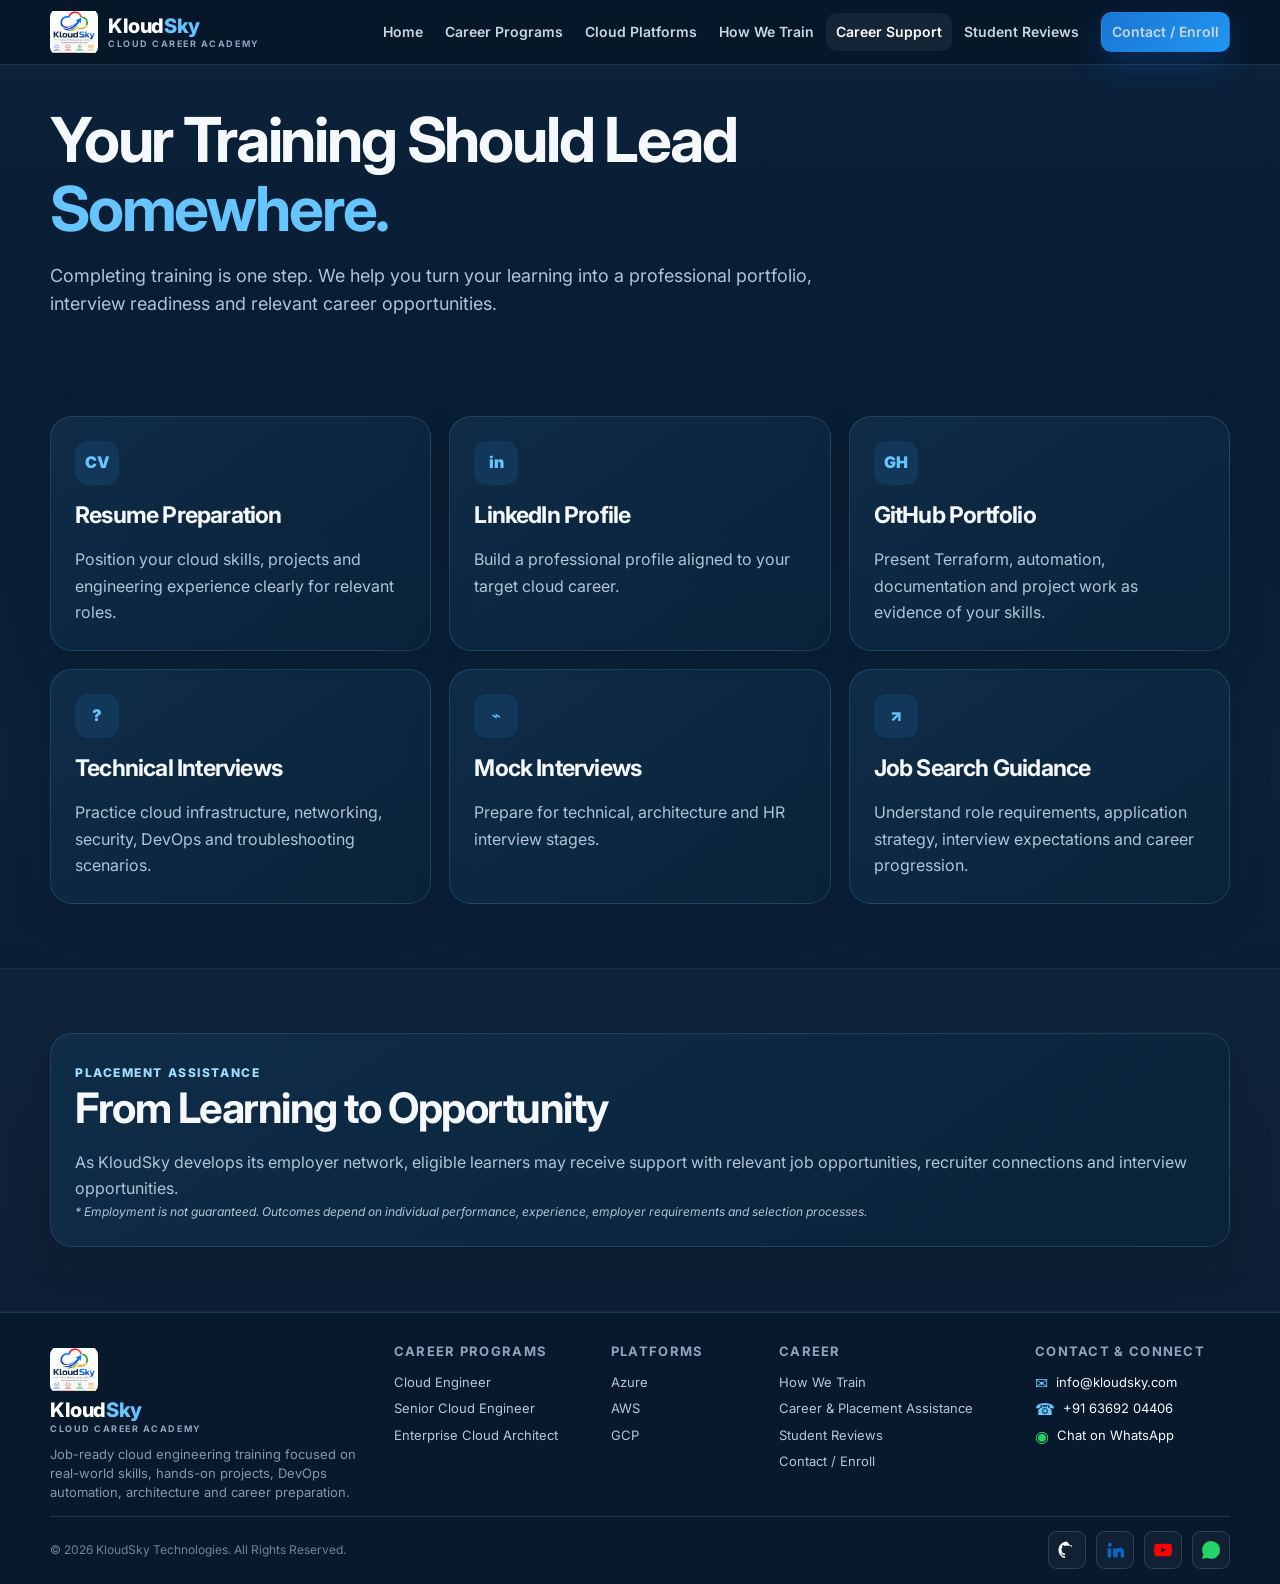
<file: career-support.html>
<!DOCTYPE html>
<html lang="en">
<head>
<meta charset="utf-8"/>
<meta content="width=device-width,initial-scale=1" name="viewport"/>
<meta content="Resume, LinkedIn, GitHub portfolio, interview preparation and placement assistance for KloudSky cloud career learners." name="description"/>
<meta content="#07182B" name="theme-color"/>
<title>Career &amp; Placement Assistance | KloudSky Cloud Career Academy</title>
<link href="https://fonts.googleapis.com" rel="preconnect"/>
<link crossorigin="" href="https://fonts.gstatic.com" rel="preconnect"/>
<link href="https://fonts.googleapis.com/css2?family=Inter:wght@400;500;600;700;800;900&amp;display=swap" rel="stylesheet"/>
<link href="assets/css/style.css" rel="stylesheet"/>
<style id="footer-layout-v2">
/* KloudSky footer layout correction - shared across all pages */
.footer .footer-grid{
    display:grid;
    grid-template-columns:minmax(240px,1.65fr) minmax(160px,1fr) minmax(110px,.75fr) minmax(190px,1.2fr) minmax(190px,1fr);
    gap:34px;
    align-items:start;
}
.footer .footer-grid > div{min-width:0;}
.footer .footer-contact-column h4{margin:0 0 18px;}
.footer .footer-contact-column a{display:flex;align-items:center;gap:8px;margin:0 0 13px;color:inherit;text-decoration:none;}
.footer .footer-contact-column a:hover{color:#66c4ff;}
.footer .footer-contact-icon{color:#66c4ff;font-size:16px;line-height:1;flex:0 0 auto;}
.footer .footer-bottom{
    display:flex;
    align-items:center;
    justify-content:space-between;
    gap:24px;
    padding-top:20px;
}
.footer .footer-socials-bottom{
    display:flex;
    align-items:center;
    justify-content:flex-end;
    gap:10px;
    margin-left:auto;
}
.footer .footer-social{
    width:38px;
    height:38px;
    display:inline-flex;
    align-items:center;
    justify-content:center;
    border:1px solid rgba(255,255,255,.14);
    border-radius:9px;
    background:rgba(255,255,255,.035);
    color:#c9d8e7;
    text-decoration:none;
    transition:.2s ease;
}
.footer .footer-social:hover{
    color:#fff;
    border-color:rgba(102,196,255,.5);
    background:rgba(53,167,255,.12);
    transform:translateY(-1px);
}
.footer .footer-social svg{width:18px;height:18px;display:block;}
.footer .footer-social[aria-label="LinkedIn"] svg{width:20px;height:20px;}
@media(max-width:980px){
    .footer .footer-grid{grid-template-columns:1.5fr 1fr 1fr;gap:28px;}
}
@media(max-width:680px){
    .footer .footer-grid{grid-template-columns:1fr 1fr;gap:24px;}
    .footer .footer-grid > div:first-child{grid-column:1 / -1;}
    .footer .footer-bottom{align-items:flex-start;flex-direction:column;gap:16px;}
    .footer .footer-socials-bottom{margin-left:0;justify-content:flex-start;}
}
@media(max-width:460px){
    .footer .footer-grid{grid-template-columns:1fr;}
    .footer .footer-grid > div:first-child{grid-column:auto;}
}
</style>
<style>
/* Official brand colors for communication/social icons */
.footer .footer-social[aria-label="GitHub"]{color:#fff;}
.footer .footer-social[aria-label="LinkedIn"]{color:#0A66C2;}
.footer .footer-social[aria-label="YouTube"]{color:#FF0000;}
.footer .footer-social[aria-label="WhatsApp"]{color:#25D366;}

.footer .footer-social[aria-label="GitHub"]:hover{color:#fff;background:rgba(255,255,255,.10);}
.footer .footer-social[aria-label="LinkedIn"]:hover{color:#0A66C2;background:rgba(10,102,194,.12);}
.footer .footer-social[aria-label="YouTube"]:hover{color:#FF0000;background:rgba(255,0,0,.10);}
.footer .footer-social[aria-label="WhatsApp"]:hover{color:#25D366;background:rgba(37,211,102,.12);}

.footer .footer-contact-column a[href^="https://wa.me/"] .footer-contact-icon{color:#25D366;}
</style>
</head>
<body><a class="skip" href="#main">Skip to content</a>
<header class="nav">
<div class="container nav-inner">
<a class="brand" href="index.html">
<img alt="KloudSky Technologies" class="kloudsky-logo" src="assets/images/kloudsky-logo-transparent.png"/>
<span class="brand-text">
<span class="brand-name">KloudSky</span>
<small class="brand-subtitle">Cloud Career Academy</small>
</span>
</a>
<button aria-label="Open menu" class="mobile-btn">☰</button>
<nav class="nav-links">
<a href="index.html">Home</a>
<a href="career-programs.html">Career Programs</a>
<a href="cloud-platforms.html">Cloud Platforms</a>
<a href="how-we-train.html">How We Train</a>
<a class="active" href="career-support.html">Career Support</a>
<a href="reviews.html">Student Reviews</a>
<a class="btn btn-primary nav-cta" href="contact.html">Contact / Enroll</a>
</nav>
</div>
</header>
<main id="main">
<section class="page-hero">
<div class="container">
<h1>Your Training Should Lead<br/><span style="color:#66c4ff">Somewhere.</span></h1>
<p>Completing training is one step. We help you turn your learning into a professional portfolio,
                    interview readiness and relevant career opportunities.</p>
</div>
</section>
<section class="section">
<div class="container">
<div class="grid3">
<div class="card">
<div class="icon">CV</div>
<h3>Resume Preparation</h3>
<p>Position your cloud skills, projects and engineering experience clearly for relevant roles.
                        </p>
</div>
<div class="card">
<div class="icon">in</div>
<h3>LinkedIn Profile</h3>
<p>Build a professional profile aligned to your target cloud career.</p>
</div>
<div class="card">
<div class="icon">GH</div>
<h3>GitHub Portfolio</h3>
<p>Present Terraform, automation, documentation and project work as evidence of your skills.</p>
</div>
<div class="card">
<div class="icon">?</div>
<h3>Technical Interviews</h3>
<p>Practice cloud infrastructure, networking, security, DevOps and troubleshooting scenarios.
                        </p>
</div>
<div class="card">
<div class="icon">⌁</div>
<h3>Mock Interviews</h3>
<p>Prepare for technical, architecture and HR interview stages.</p>
</div>
<div class="card">
<div class="icon">↗</div>
<h3>Job Search Guidance</h3>
<p>Understand role requirements, application strategy, interview expectations and career
                            progression.</p>
</div>
</div>
</div>
</section>
<section class="section alt">
<div class="container">
<div class="card"><span class="eyebrow">Placement assistance</span>
<h2>From Learning to Opportunity</h2>
<p>As KloudSky develops its employer network, eligible learners may receive support with relevant
                        job opportunities, recruiter connections and interview opportunities.</p>
<p class="notice"><em>* Employment is not guaranteed. Outcomes depend on individual performance,
                        experience, employer requirements and selection processes.</em></p>
</div>
</div>
</section>
</main>
<footer class="footer">
<div class="container">
<div class="footer-grid"><div><a class="brand" href="index.html">
<img alt="KloudSky Technologies" class="kloudsky-logo" src="assets/images/kloudsky-logo-transparent.png"/>
<span class="brand-text">
<span class="brand-name">KloudSky</span>
<small class="brand-subtitle">Cloud Career Academy</small>
</span>
</a>
<p class="desc">Job-ready cloud engineering training focused on real-world skills, hands-on
                        projects, DevOps automation, architecture and career preparation.</p>
</div><div>
<h4>Career Programs</h4><a href="career-programs.html#cloud-engineer">Cloud Engineer</a><a href="career-programs.html#senior-cloud-engineer">Senior Cloud Engineer</a><a href="career-programs.html#architect">Enterprise Cloud Architect</a>
</div><div>
<h4>Platforms</h4><a href="cloud-platforms.html#azure">Azure</a><a href="cloud-platforms.html#aws">AWS</a><a href="cloud-platforms.html#gcp">GCP</a>
</div><div>
<h4>Career</h4><a href="how-we-train.html">How We Train</a><a href="career-support.html">Career &amp;
                        Placement Assistance</a><a href="reviews.html">Student Reviews</a><a href="contact.html">Contact
                        / Enroll</a>
</div><div class="footer-contact-column"><h4>Contact &amp; Connect</h4><a href="mailto:info@kloudsky.com"><span aria-hidden="true" class="footer-contact-icon">✉</span><span>info@kloudsky.com</span></a><a href="tel:+916369204406"><span aria-hidden="true" class="footer-contact-icon">☎</span><span>+91 63692 04406</span></a><a href="https://wa.me/916369204406?text=Hi%20KloudSky%2C%20I%27m%20interested%20in%20your%20cloud%20career%20programs." rel="noopener" target="_blank"><span aria-hidden="true" class="footer-contact-icon">◉</span><span>Chat on WhatsApp</span></a></div></div>

<div class="footer-bottom"><span>© <span data-year=""></span> KloudSky Technologies. All Rights
                    Reserved.</span><div aria-label="Social media links" class="footer-socials-bottom">
<a aria-label="GitHub" class="footer-social" href="https://github.com/kloudsky" rel="noopener" target="_blank" title="GitHub">
<svg aria-hidden="true" viewbox="0 0 24 24"><path d="M12 .6a11.4 11.4 0 0 0-3.61 22.21c.57.1.78-.25.78-.55v-2.15c-3.17.69-3.84-1.34-3.84-1.34-.52-1.31-1.27-1.66-1.27-1.66-1.03-.71.08-.7.08-.7 1.14.08 1.74 1.17 1.74 1.17 1.01 1.73 2.65 1.23 3.3.94.1-.73.4-1.23.72-1.51-2.53-.29-5.2-1.26-5.2-5.62 0-1.24.44-2.25 1.17-3.04-.12-.29-.51-1.44.11-3 0 0 .95-.3 3.13 1.16a10.9 10.9 0 0 1 5.7 0c2.18-1.46 3.13-1.16 3.13-1.16.62 1.56.23 2.71.11 3 .73.79.77 2.1v3.11c0 .3.21.65.79.54A11.4 11.4 0 0 0 12 .6Z" fill="currentColor"></path></svg>
</a>
<a aria-label="LinkedIn" class="footer-social" href="https://www.linkedin.com/company/kloudsky-technologies/" rel="noopener" target="_blank" title="LinkedIn">
<svg aria-hidden="true" viewbox="0 0 24 24"><path d="M5.2 3.4A2.4 2.4 0 1 1 5.2 8a2.4 2.4 0 0 1 0-4.6ZM3.1 9.8h4.2V21H3.1V9.8Zm6.8 0h4v1.53h.06c.56-1.02 1.93-2.1 3.98-2.1 4.26 0 5.05 2.8 5.05 6.45V21h-4.2v-4.72c0-1.13-.02-2.59-1.58-2.59-1.58 0-1.82 1.23-1.82 2.51V21H9.9V9.8Z" fill="currentColor"></path></svg>
</a>
<a aria-label="YouTube" class="footer-social" href="https://www.youtube.com/@KloudSkyCareerAcademy" rel="noopener" target="_blank" title="YouTube">
<svg aria-hidden="true" viewbox="0 0 24 24"><path d="M23.5 6.2a3 3 0 0 0-2.12-2.13C19.5 3.55 12 3.55 12 3.55s-7.5 0-9.38.52A3 3 0 0 0 .5 6.2 31.2 31.2 0 0 0 0 12a31.2 31.2 0 0 0 .5 5.8 3 3 0 0 0 2.12 2.13c1.88.52 9.38.52 9.38.52s7.5 0 9.38-.52a3 3 0 0 0 2.12-2.13A31.2 31.2 0 0 0 24 12a31.2 31.2 0 0 0-.5-5.8ZM9.55 15.6V8.4L15.8 12l-6.25 3.6Z" fill="currentColor"></path></svg>
</a>
<a aria-label="WhatsApp" class="footer-social" href="https://wa.me/916369204406?text=Hi%20KloudSky%2C%20I%27m%20interested%20in%20your%20cloud%20career%20programs." rel="noopener" target="_blank" title="WhatsApp">
<svg aria-hidden="true" viewbox="0 0 24 24"><path d="M20.52 3.48A11.87 11.87 0 0 0 12.08 0C5.53 0 .2 5.33.2 11.89c0 2.1.55 4.15 1.59 5.96L.1 24l6.3-1.65a11.88 11.88 0 0 0 5.68 1.44h.01c6.55 0 11.88-5.33 11.88-11.89 0-3.17-1.23-6.15-3.45-8.42Z" fill="currentColor"></path></svg>
</a>
</div></div>
</div>
</footer>
<script src="assets/js/config.js"></script>
<script src="assets/js/main.js"></script>
</body>
</html>
</file>
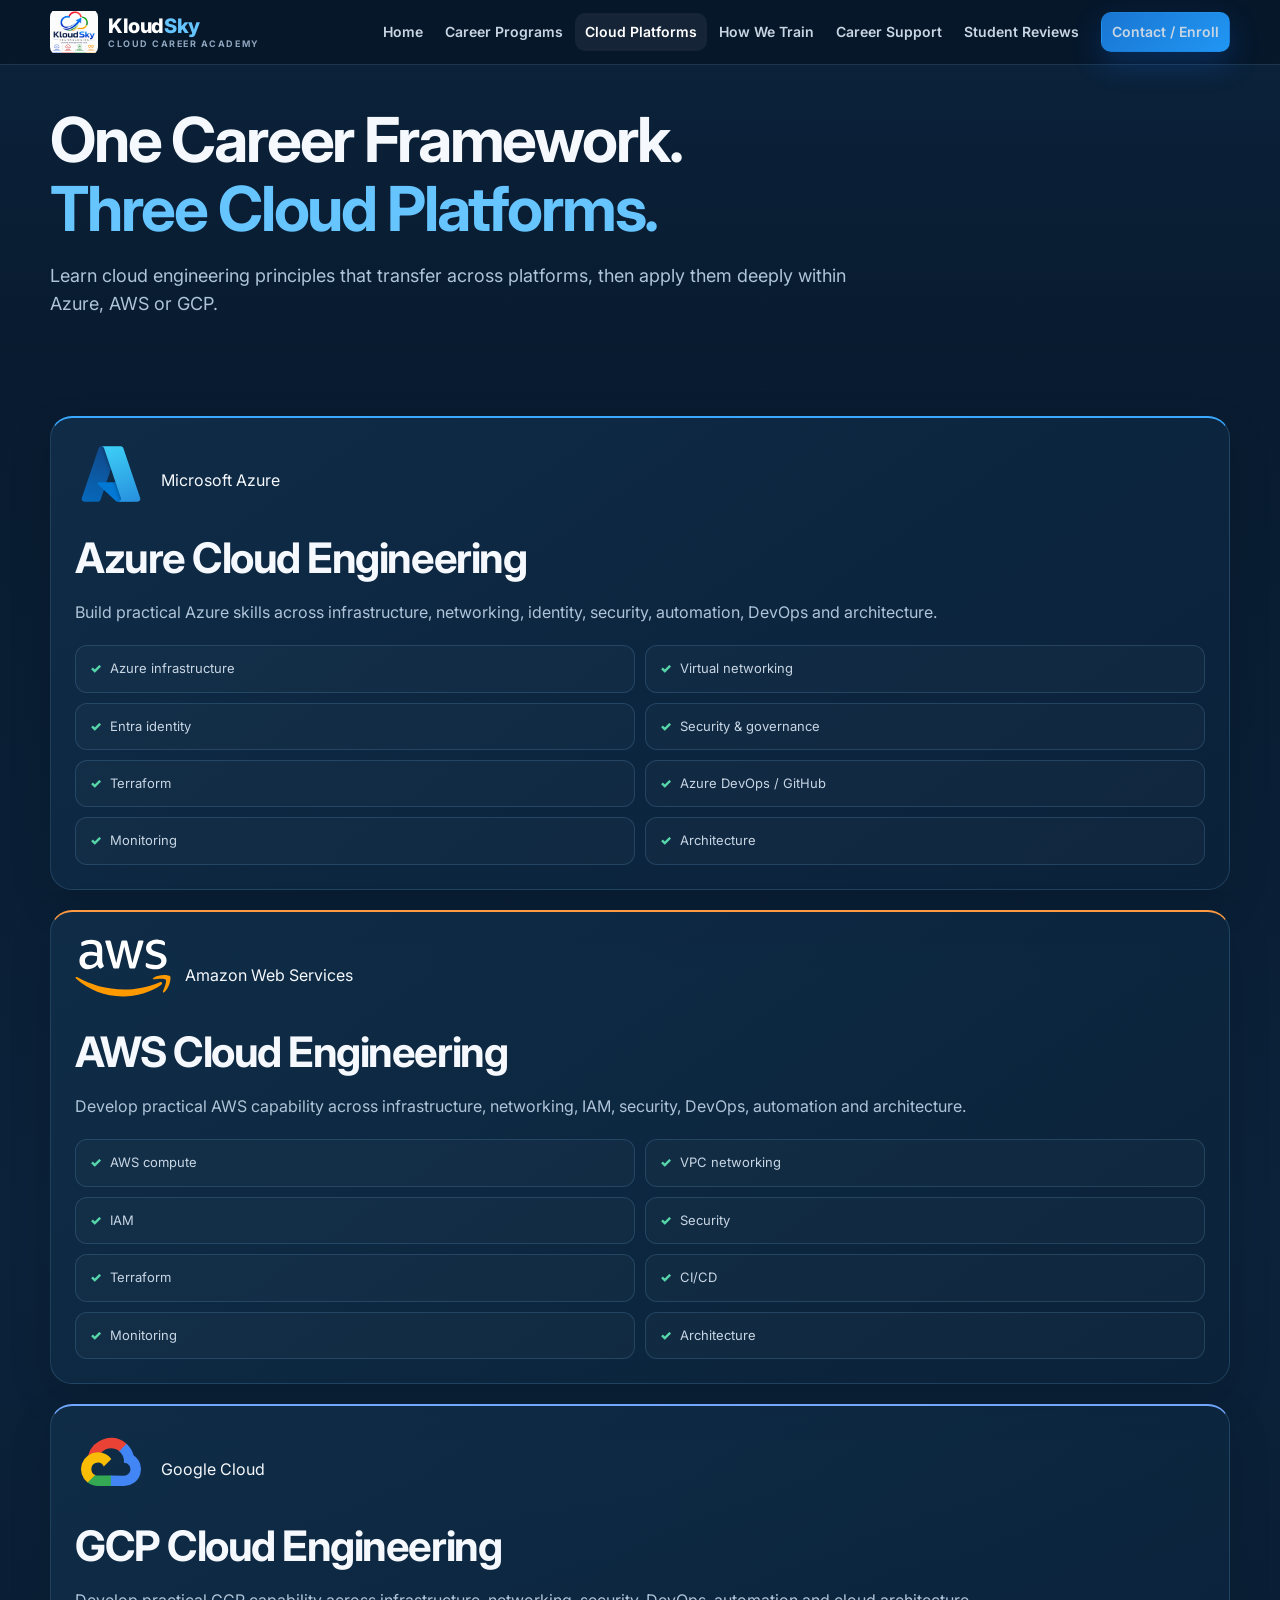
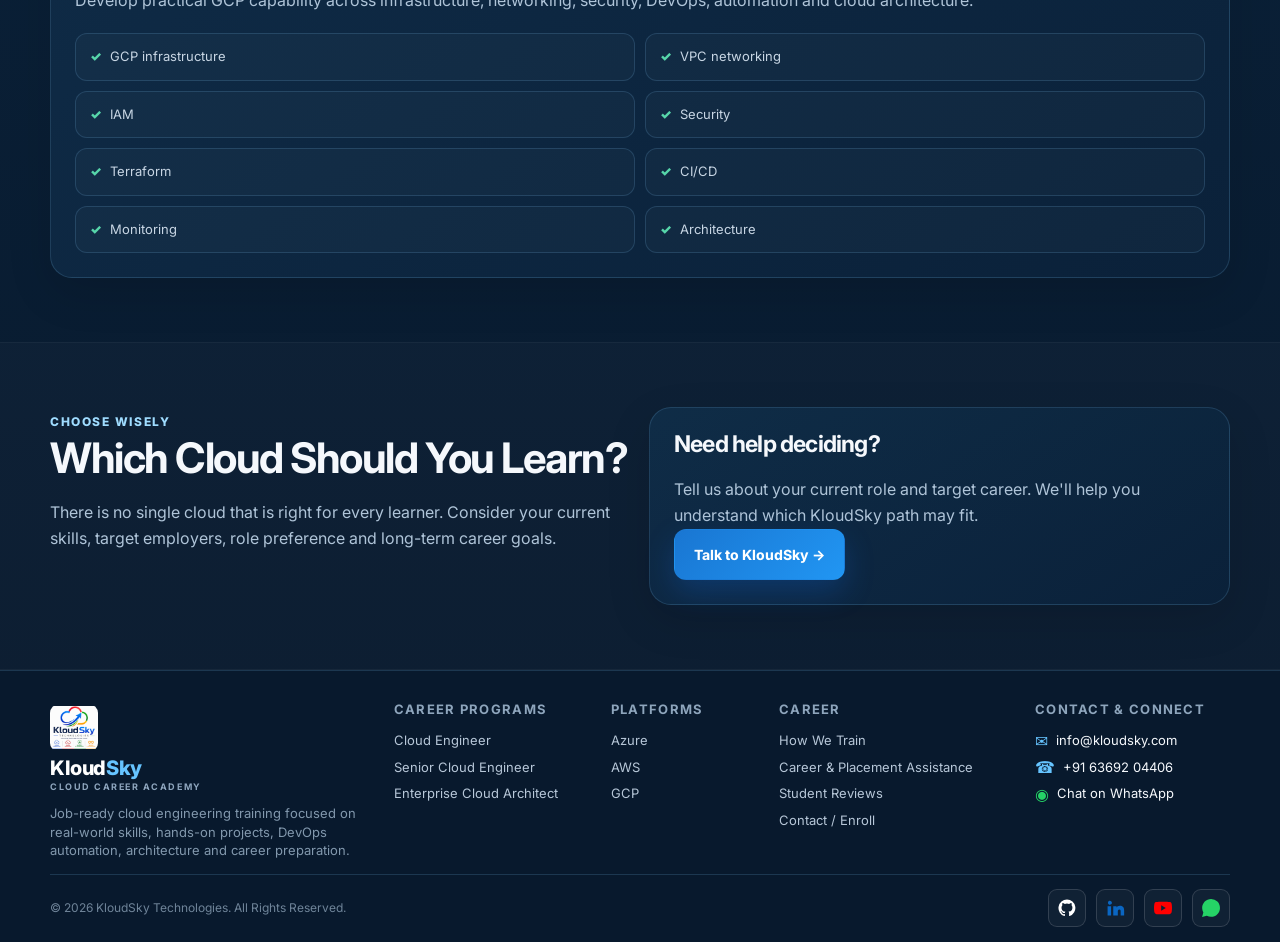
<file: cloud-platforms.html>
<!DOCTYPE html>

<html lang="en">
<head>
<meta charset="utf-8"/>
<meta content="width=device-width,initial-scale=1" name="viewport"/>
<meta content="Cloud engineering career training across Microsoft Azure, Amazon Web Services and Google Cloud." name="description"/>
<meta content="#07182B" name="theme-color"/>
<title>Cloud Platforms | KloudSky Cloud Career Academy</title>
<link href="https://fonts.googleapis.com" rel="preconnect"/>
<link crossorigin="" href="https://fonts.gstatic.com" rel="preconnect"/>
<link href="https://fonts.googleapis.com/css2?family=Inter:wght@400;500;600;700;800;900&amp;display=swap" rel="stylesheet"/>
<link href="assets/css/style.css" rel="stylesheet"/>
<style>
.platform-brand .platform-logo{
    width:72px;
    height:64px;
    flex:0 0 72px;
    display:block;
    object-fit:contain;
    object-position:center;
}
.platform-brand{
    display:flex;
    align-items:center;
    gap:14px;
    margin-bottom:14px;
}
.platform-brand .tag{
    margin-bottom:0;
}
</style>
<style>
.platform-brand .aws-logo{
    width:96px;
    height:64px;
    flex:0 0 96px;
}
</style>
<style id="footer-layout-v2">
/* KloudSky footer layout correction - shared across all pages */
.footer .footer-grid{
    display:grid;
    grid-template-columns:minmax(240px,1.65fr) minmax(160px,1fr) minmax(110px,.75fr) minmax(190px,1.2fr) minmax(190px,1fr);
    gap:34px;
    align-items:start;
}
.footer .footer-grid > div{min-width:0;}
.footer .footer-contact-column h4{margin:0 0 18px;}
.footer .footer-contact-column a{display:flex;align-items:center;gap:8px;margin:0 0 13px;color:inherit;text-decoration:none;}
.footer .footer-contact-column a:hover{color:#66c4ff;}
.footer .footer-contact-icon{color:#66c4ff;font-size:16px;line-height:1;flex:0 0 auto;}
.footer .footer-bottom{
    display:flex;
    align-items:center;
    justify-content:space-between;
    gap:24px;
    padding-top:20px;
}
.footer .footer-socials-bottom{
    display:flex;
    align-items:center;
    justify-content:flex-end;
    gap:10px;
    margin-left:auto;
}
.footer .footer-social{
    width:38px;
    height:38px;
    display:inline-flex;
    align-items:center;
    justify-content:center;
    border:1px solid rgba(255,255,255,.14);
    border-radius:9px;
    background:rgba(255,255,255,.035);
    color:#c9d8e7;
    text-decoration:none;
    transition:.2s ease;
}
.footer .footer-social:hover{
    color:#fff;
    border-color:rgba(102,196,255,.5);
    background:rgba(53,167,255,.12);
    transform:translateY(-1px);
}
.footer .footer-social svg{width:18px;height:18px;display:block;}
/* Official brand colors for communication/social icons */
.footer .footer-social[aria-label="GitHub"]{color:#fff;}
.footer .footer-social[aria-label="LinkedIn"]{color:#0A66C2;}
.footer .footer-social[aria-label="YouTube"]{color:#FF0000;}
.footer .footer-social[aria-label="WhatsApp"]{color:#25D366;}

.footer .footer-social[aria-label="GitHub"]:hover{color:#fff;background:rgba(255,255,255,.10);}
.footer .footer-social[aria-label="LinkedIn"]:hover{color:#0A66C2;background:rgba(10,102,194,.12);}
.footer .footer-social[aria-label="YouTube"]:hover{color:#FF0000;background:rgba(255,0,0,.10);}
.footer .footer-social[aria-label="WhatsApp"]:hover{color:#25D366;background:rgba(37,211,102,.12);}

.footer .footer-contact-column a[href^="https://wa.me/"] .footer-contact-icon{color:#25D366;}

.footer .footer-social[aria-label="LinkedIn"] svg{width:20px;height:20px;}
@media(max-width:980px){
    .footer .footer-grid{grid-template-columns:1.5fr 1fr 1fr;gap:28px;}
}
@media(max-width:680px){
    .footer .footer-grid{grid-template-columns:1fr 1fr;gap:24px;}
    .footer .footer-grid > div:first-child{grid-column:1 / -1;}
    .footer .footer-bottom{align-items:flex-start;flex-direction:column;gap:16px;}
    .footer .footer-socials-bottom{margin-left:0;justify-content:flex-start;}
}
@media(max-width:460px){
    .footer .footer-grid{grid-template-columns:1fr;}
    .footer .footer-grid > div:first-child{grid-column:auto;}
}
</style></head>
<body><a class="skip" href="#main">Skip to content</a>
<header class="nav">
<div class="container nav-inner">
<a class="brand" href="index.html">
<img alt="KloudSky Technologies" class="kloudsky-logo" src="assets/images/kloudsky-logo-transparent.png"/>
<span class="brand-text">
<span class="brand-name">KloudSky</span>
<small class="brand-subtitle">Cloud Career Academy</small>
</span>
</a>
<button aria-label="Open menu" class="mobile-btn">☰</button>
<nav class="nav-links">
<a href="index.html">Home</a>
<a href="career-programs.html">Career Programs</a>
<a class="active" href="cloud-platforms.html">Cloud Platforms</a>
<a href="how-we-train.html">How We Train</a>
<a href="career-support.html">Career Support</a>
<a href="reviews.html">Student Reviews</a>
<a class="btn btn-primary nav-cta" href="contact.html">Contact / Enroll</a>
</nav>
</div>
</header>
<main id="main">
<section class="page-hero">
<div class="container">
<h1>One Career Framework.<br/><span style="color:#66c4ff">Three Cloud Platforms.</span></h1>
<p>Learn cloud engineering principles that transfer across platforms, then apply them deeply within
                    Azure, AWS or GCP.</p>
</div>
</section>
<section class="section">
<div class="container" style="display:grid;gap:20px">
<article class="card platform azure" id="azure">
<div class="platform-brand">
<svg aria-label="Microsoft Azure logo" class="platform-logo azure-logo" height="150" role="img" viewbox="0 0 96 96" width="150" xmlns="http://www.w3.org/2000/svg">
<defs>
<lineargradient gradienttransform="matrix(1 0 0 -1 1075 158)" gradientunits="userSpaceOnUse" id="e399c19f-b68f-429d-b176-18c2117ff73c" x1="-1032.172" x2="-1059.213" y1="145.312" y2="65.426">
<stop offset="0" stop-color="#114a8b"></stop>
<stop offset="1" stop-color="#0669bc"></stop>
</lineargradient>
<lineargradient gradienttransform="matrix(1 0 0 -1 1075 158)" gradientunits="userSpaceOnUse" id="ac2a6fc2-ca48-4327-9a3c-d4dcc3256e15" x1="-1023.725" x2="-1029.98" y1="108.083" y2="105.968">
<stop offset="0" stop-opacity=".3"></stop>
<stop offset=".071" stop-opacity=".2"></stop>
<stop offset=".321" stop-opacity=".1"></stop>
<stop offset=".623" stop-opacity=".05"></stop>
<stop offset="1" stop-opacity="0"></stop>
</lineargradient>
<lineargradient gradienttransform="matrix(1 0 0 -1 1075 158)" gradientunits="userSpaceOnUse" id="a7fee970-a784-4bb1-af8d-63d18e5f7db9" x1="-1027.165" x2="-997.482" y1="147.642" y2="68.561">
<stop offset="0" stop-color="#3ccbf4"></stop>
<stop offset="1" stop-color="#2892df"></stop>
</lineargradient>
</defs>
<path d="M33.338 6.544h26.038l-27.03 80.087a4.152 4.152 0 0 1-3.933 2.824H8.149a4.145 4.145 0 0 1-3.928-5.47L29.404 9.368a4.152 4.152 0 0 1 3.934-2.825z" fill="url(#e399c19f-b68f-429d-b176-18c2117ff73c)"></path>
<path d="M71.175 60.261h-41.29a1.911 1.911 0 0 0-1.305 3.309l26.532 24.764a4.171 4.171 0 0 0 2.846 1.121h23.38z" fill="#0078d4"></path>
<path d="M33.338 6.544a4.118 4.118 0 0 0-3.943 2.879L4.252 83.917a4.14 4.14 0 0 0 3.908 5.538h20.787a4.443 4.443 0 0 0 3.41-2.9l5.014-14.777 17.91 16.705a4.237 4.237 0 0 0 2.666.972H81.24L71.024 60.261l-29.781.007L59.47 6.544z" fill="url(#ac2a6fc2-ca48-4327-9a3c-d4dcc3256e15)"></path>
<path d="M66.595 9.364a4.145 4.145 0 0 0-3.928-2.82H33.648a4.146 4.146 0 0 1 3.928 2.82l25.184 74.62a4.146 4.146 0 0 1-3.928 5.472h29.02a4.146 4.146 0 0 0 3.927-5.472z" fill="url(#a7fee970-a784-4bb1-af8d-63d18e5f7db9)"></path>
</svg>
<span class="tag">Microsoft Azure</span>
</div>
<h2>Azure Cloud Engineering</h2>
<p>Build practical Azure skills across infrastructure, networking, identity, security, automation,
                        DevOps and architecture.</p>
<div class="checklist">
<div class="check">Azure infrastructure</div>
<div class="check">Virtual networking</div>
<div class="check">Entra identity</div>
<div class="check">Security &amp; governance</div>
<div class="check">Terraform</div>
<div class="check">Azure DevOps / GitHub</div>
<div class="check">Monitoring</div>
<div class="check">Architecture</div>
</div>
</article>
<article class="card platform aws" id="aws">
<div class="platform-brand">
<svg aria-label="Amazon Web Services logo" class="platform-logo aws-logo" id="Layer_1" role="img" style="enable-background:new 0 0 304 182;" version="1.1" viewbox="0 0 304 182" x="0px" xml:space="preserve" xmlns="http://www.w3.org/2000/svg" xmlns:xlink="http://www.w3.org/1999/xlink" y="0px">
<style type="text/css">
	.st0{fill:#FFFFFF;}
	.st1{fill-rule:evenodd;clip-rule:evenodd;fill:#FF9900;}
</style>
<g>
<path class="st0" d="M86.4,66.4c0,3.7,0.4,6.7,1.1,8.9c0.8,2.2,1.8,4.6,3.2,7.2c0.5,0.8,0.7,1.6,0.7,2.3c0,1-0.6,2-1.9,3l-6.3,4.2
		c-0.9,0.6-1.8,0.9-2.6,0.9c-1,0-2-0.5-3-1.4C76.2,90,75,88.4,74,86.8c-1-1.7-2-3.6-3.1-5.9c-7.8,9.2-17.6,13.8-29.4,13.8
		c-8.4,0-15.1-2.4-20-7.2c-4.9-4.8-7.4-11.2-7.4-19.2c0-8.5,3-15.4,9.1-20.6c6.1-5.2,14.2-7.8,24.5-7.8c3.4,0,6.9,0.3,10.6,0.8
		c3.7,0.5,7.5,1.3,11.5,2.2v-7.3c0-7.6-1.6-12.9-4.7-16c-3.2-3.1-8.6-4.6-16.3-4.6c-3.5,0-7.1,0.4-10.8,1.3c-3.7,0.9-7.3,2-10.8,3.4
		c-1.6,0.7-2.8,1.1-3.5,1.3c-0.7,0.2-1.2,0.3-1.6,0.3c-1.4,0-2.1-1-2.1-3.1v-4.9c0-1.6,0.2-2.8,0.7-3.5c0.5-0.7,1.4-1.4,2.8-2.1
		c3.5-1.8,7.7-3.3,12.6-4.5c4.9-1.3,10.1-1.9,15.6-1.9c11.9,0,20.6,2.7,26.2,8.1c5.5,5.4,8.3,13.6,8.3,24.6V66.4z M45.8,81.6
		c3.3,0,6.7-0.6,10.3-1.8c3.6-1.2,6.8-3.4,9.5-6.4c1.6-1.9,2.8-4,3.4-6.4c0.6-2.4,1-5.3,1-8.7v-4.2c-2.9-0.7-6-1.3-9.2-1.7
		c-3.2-0.4-6.3-0.6-9.4-0.6c-6.7,0-11.6,1.3-14.9,4c-3.3,2.7-4.9,6.5-4.9,11.5c0,4.7,1.2,8.2,3.7,10.6
		C37.7,80.4,41.2,81.6,45.8,81.6z M126.1,92.4c-1.8,0-3-0.3-3.8-1c-0.8-0.6-1.5-2-2.1-3.9L96.7,10.2c-0.6-2-0.9-3.3-0.9-4
		c0-1.6,0.8-2.5,2.4-2.5h9.8c1.9,0,3.2,0.3,3.9,1c0.8,0.6,1.4,2,2,3.9l16.8,66.2l15.6-66.2c0.5-2,1.1-3.3,1.9-3.9c0.8-0.6,2.2-1,4-1
		h8c1.9,0,3.2,0.3,4,1c0.8,0.6,1.5,2,1.9,3.9l15.8,67l17.3-67c0.6-2,1.3-3.3,2-3.9c0.8-0.6,2.1-1,3.9-1h9.3c1.6,0,2.5,0.8,2.5,2.5
		c0,0.5-0.1,1-0.2,1.6c-0.1,0.6-0.3,1.4-0.7,2.5l-24.1,77.3c-0.6,2-1.3,3.3-2.1,3.9c-0.8,0.6-2.1,1-3.8,1h-8.6c-1.9,0-3.2-0.3-4-1
		c-0.8-0.7-1.5-2-1.9-4L156,23l-15.4,64.4c-0.5,2-1.1,3.3-1.9,4c-0.8,0.7-2.2,1-4,1H126.1z M254.6,95.1c-5.2,0-10.4-0.6-15.4-1.8
		c-5-1.2-8.9-2.5-11.5-4c-1.6-0.9-2.7-1.9-3.1-2.8c-0.4-0.9-0.6-1.9-0.6-2.8v-5.1c0-2.1,0.8-3.1,2.3-3.1c0.6,0,1.2,0.1,1.8,0.3
		c0.6,0.2,1.5,0.6,2.5,1c3.4,1.5,7.1,2.7,11,3.5c4,0.8,7.9,1.2,11.9,1.2c6.3,0,11.2-1.1,14.6-3.3c3.4-2.2,5.2-5.4,5.2-9.5
		c0-2.8-0.9-5.1-2.7-7c-1.8-1.9-5.2-3.6-10.1-5.2L246,52c-7.3-2.3-12.7-5.7-16-10.2c-3.3-4.4-5-9.3-5-14.5c0-4.2,0.9-7.9,2.7-11.1
		c1.8-3.2,4.2-6,7.2-8.2c3-2.3,6.4-4,10.4-5.2c4-1.2,8.2-1.7,12.6-1.7c2.2,0,4.5,0.1,6.7,0.4c2.3,0.3,4.4,0.7,6.5,1.1
		c2,0.5,3.9,1,5.7,1.6c1.8,0.6,3.2,1.2,4.2,1.8c1.4,0.8,2.4,1.6,3,2.5c0.6,0.8,0.9,1.9,0.9,3.3v4.7c0,2.1-0.8,3.2-2.3,3.2
		c-0.8,0-2.1-0.4-3.8-1.2c-5.7-2.6-12.1-3.9-19.2-3.9c-5.7,0-10.2,0.9-13.3,2.8c-3.1,1.9-4.7,4.8-4.7,8.9c0,2.8,1,5.2,3,7.1
		c2,1.9,5.7,3.8,11,5.5l14.2,4.5c7.2,2.3,12.4,5.5,15.5,9.6c3.1,4.1,4.6,8.8,4.6,14c0,4.3-0.9,8.2-2.6,11.6
		c-1.8,3.4-4.2,6.4-7.3,8.8c-3.1,2.5-6.8,4.3-11.1,5.6C264.4,94.4,259.7,95.1,254.6,95.1z"></path>
<g>
<path class="st1" d="M273.5,143.7c-32.9,24.3-80.7,37.2-121.8,37.2c-57.6,0-109.5-21.3-148.7-56.7c-3.1-2.8-0.3-6.6,3.4-4.4
			c42.4,24.6,94.7,39.5,148.8,39.5c36.5,0,76.6-7.6,113.5-23.2C274.2,133.6,278.9,139.7,273.5,143.7z"></path>
<path class="st1" d="M287.2,128.1c-4.2-5.4-27.8-2.6-38.5-1.3c-3.2,0.4-3.7-2.4-0.8-4.5c18.8-13.2,49.7-9.4,53.3-5
			c3.6,4.5-1,35.4-18.6,50.2c-2.7,2.3-5.3,1.1-4.1-1.9C282.5,155.7,291.4,133.4,287.2,128.1z"></path>
</g>
</g>
</svg>
<span class="tag">Amazon Web Services</span>
</div>
<h2>AWS Cloud Engineering</h2>
<p>Develop practical AWS capability across infrastructure, networking, IAM, security, DevOps,
                        automation and architecture.</p>
<div class="checklist">
<div class="check">AWS compute</div>
<div class="check">VPC networking</div>
<div class="check">IAM</div>
<div class="check">Security</div>
<div class="check">Terraform</div>
<div class="check">CI/CD</div>
<div class="check">Monitoring</div>
<div class="check">Architecture</div>
</div>
</article>
<article class="card platform gcp" id="gcp">
<div class="platform-brand">
<svg aria-label="Google Cloud logo" class="platform-logo gcp-logo" fill="none" height="800px" role="img" viewbox="0 0 16 16" width="800px" xmlns="http://www.w3.org/2000/svg"><path d="M10.313 5.376l1.887-1.5-.332-.414a5.935 5.935 0 00-5.586-1.217 5.89 5.89 0 00-3.978 4.084c-.03.113.312-.098.463-.056l2.608-.428s.127-.124.201-.205c1.16-1.266 3.126-1.432 4.465-.354l.272.09z" fill="#EA4335"></path><path d="M13.637 6.3a5.835 5.835 0 00-1.77-2.838l-1.83 1.82a3.226 3.226 0 011.193 2.564v.323c.9 0 1.63.725 1.63 1.62 0 .893-.73 1.619-1.63 1.619l-3.257-.003-.325.035v2.507l.325.053h3.257a4.234 4.234 0 004.08-2.962A4.199 4.199 0 0013.636 6.3z" fill="#4285F4"></path><path d="M4.711 13.999H7.97v-2.594H4.71c-.232 0-.461-.066-.672-.161l-.458.14-1.313 1.297-.114.447a4.254 4.254 0 002.557.87z" fill="#34A853"></path><path d="M4.711 5.572A4.234 4.234 0 00.721 8.44a4.206 4.206 0 001.433 4.688l1.89-1.884a1.617 1.617 0 01.44-3.079 1.63 1.63 0 011.714.936l1.89-1.878A4.24 4.24 0 004.71 5.572z" fill="#FBBC05"></path></svg>
<span class="tag">Google Cloud</span>
</div>
<h2>GCP Cloud Engineering</h2>
<p>Develop practical GCP capability across infrastructure, networking, security, DevOps, automation
                        and cloud architecture.</p>
<div class="checklist">
<div class="check">GCP infrastructure</div>
<div class="check">VPC networking</div>
<div class="check">IAM</div>
<div class="check">Security</div>
<div class="check">Terraform</div>
<div class="check">CI/CD</div>
<div class="check">Monitoring</div>
<div class="check">Architecture</div>
</div>
</article>
</div>
</section>
<section class="section alt">
<div class="container">
<div class="grid2">
<div><span class="eyebrow">Choose wisely</span>
<h2>Which Cloud Should You Learn?</h2>
<p style="color:var(--muted)">There is no single cloud that is right for every learner. Consider
                            your current skills, target employers, role preference and long-term career goals.</p>
</div>
<div class="card">
<h3>Need help deciding?</h3>
<p>Tell us about your current role and target career. We'll help you understand which KloudSky
                            path may fit.</p><a class="btn btn-primary" href="contact.html">Talk to KloudSky →</a>
</div>
</div>
</div>
</section>
</main>
<footer class="footer">
<div class="container">
<div class="footer-grid"><div><a class="brand" href="index.html">
<img alt="KloudSky Technologies" class="kloudsky-logo" src="assets/images/kloudsky-logo-transparent.png"/>
<span class="brand-text">
<span class="brand-name">KloudSky</span>
<small class="brand-subtitle">Cloud Career Academy</small>
</span>
</a>
<p class="desc">Job-ready cloud engineering training focused on real-world skills, hands-on
                        projects, DevOps automation, architecture and career preparation.</p>
</div><div>
<h4>Career Programs</h4><a href="career-programs.html#cloud-engineer">Cloud Engineer</a><a href="career-programs.html#senior-cloud-engineer">Senior Cloud Engineer</a><a href="career-programs.html#architect">Enterprise Cloud Architect</a>
</div><div>
<h4>Platforms</h4><a href="cloud-platforms.html#azure">Azure</a><a href="cloud-platforms.html#aws">AWS</a><a href="cloud-platforms.html#gcp">GCP</a>
</div><div>
<h4>Career</h4><a href="how-we-train.html">How We Train</a><a href="career-support.html">Career &amp;
                        Placement Assistance</a><a href="reviews.html">Student Reviews</a><a href="contact.html">Contact
                        / Enroll</a>
</div><div class="footer-contact-column"><h4>Contact &amp; Connect</h4><a href="mailto:info@kloudsky.com"><span aria-hidden="true" class="footer-contact-icon">✉</span><span>info@kloudsky.com</span></a><a href="tel:+916369204406"><span aria-hidden="true" class="footer-contact-icon">☎</span><span>+91 63692 04406</span></a><a href="https://wa.me/916369204406?text=Hi%20KloudSky%2C%20I%27m%20interested%20in%20your%20cloud%20career%20programs." rel="noopener" target="_blank"><span aria-hidden="true" class="footer-contact-icon">◉</span><span>Chat on WhatsApp</span></a></div></div>

<div class="footer-bottom"><span>© <span data-year=""></span> KloudSky Technologies. All Rights
                    Reserved.</span><div aria-label="Social media links" class="footer-socials-bottom">
<a aria-label="GitHub" class="footer-social" href="https://github.com/kloudsky" rel="noopener" target="_blank" title="GitHub">
<svg aria-hidden="true" viewbox="0 0 24 24"><path d="M12 .6a11.4 11.4 0 0 0-3.61 22.21c.57.1.78-.25.78-.55v-2.15c-3.17.69-3.84-1.34-3.84-1.34-.52-1.31-1.27-1.66-1.27-1.66-1.03-.71.08-.7.08-.7 1.14.08 1.74 1.17 1.74 1.17 1.01 1.73 2.65 1.23 3.3.94.1-.73.4-1.23.72-1.51-2.53-.29-5.2-1.26-5.2-5.62 0-1.24.44-2.25 1.17-3.04-.12-.29-.51-1.44.11-3 0 0 .95-.3 3.13 1.16a10.9 10.9 0 0 1 5.7 0c2.18-1.46 3.13-1.16 3.13-1.16.62 1.56.23 2.71.11 3 .73.79 1.17 1.8 1.17 3.04 0 4.37-2.67 5.32-5.21 5.61.41.35.77 1.04.77 2.1v3.11c0 .3.21.65.79.54A11.4 11.4 0 0 0 12 .6Z" fill="currentColor"></path></svg>
</a>
<a aria-label="LinkedIn" class="footer-social" href="https://www.linkedin.com/company/kloudsky-technologies/" rel="noopener" target="_blank" title="LinkedIn">
<svg aria-hidden="true" viewbox="0 0 24 24"><path d="M5.2 3.4A2.4 2.4 0 1 1 5.2 8a2.4 2.4 0 0 1 0-4.6ZM3.1 9.8h4.2V21H3.1V9.8Zm6.8 0h4v1.53h.06c.56-1.02 1.93-2.1 3.98-2.1 4.26 0 5.05 2.8 5.05 6.45V21h-4.2v-4.72c0-1.13-.02-2.59-1.58-2.59-1.58 0-1.82 1.23-1.82 2.51V21H9.9V9.8Z" fill="currentColor"></path></svg>
</a>
<a aria-label="YouTube" class="footer-social" href="https://www.youtube.com/@KloudSkyCareerAcademy" rel="noopener" target="_blank" title="YouTube">
<svg aria-hidden="true" viewbox="0 0 24 24"><path d="M23.5 6.2a3 3 0 0 0-2.12-2.13C19.5 3.55 12 3.55 12 3.55s-7.5 0-9.38.52A3 3 0 0 0 .5 6.2 31.2 31.2 0 0 0 0 12a31.2 31.2 0 0 0 .5 5.8 3 3 0 0 0 2.12 2.13c1.88.52 9.38.52 9.38.52s7.5 0 9.38-.52a3 3 0 0 0 2.12-2.13A31.2 31.2 0 0 0 24 12a31.2 31.2 0 0 0-.5-5.8ZM9.55 15.6V8.4L15.8 12l-6.25 3.6Z" fill="currentColor"></path></svg>
</a>
<a aria-label="WhatsApp" class="footer-social" href="https://wa.me/916369204406?text=Hi%20KloudSky%2C%20I%27m%20interested%20in%20your%20cloud%20career%20programs." rel="noopener" target="_blank" title="WhatsApp">
<svg aria-hidden="true" viewbox="0 0 24 24"><path d="M20.52 3.48A11.87 11.87 0 0 0 12.08 0C5.53 0 .2 5.33.2 11.89c0 2.1.55 4.15 1.59 5.96L.1 24l6.3-1.65a11.88 11.88 0 0 0 5.68 1.44h.01c6.55 0 11.88-5.33 11.88-11.89 0-3.17-1.23-6.15-3.45-8.42Z" fill="currentColor"></path></svg>
</a>
</div></div>
</div>
</footer>
<script src="assets/js/config.js"></script>
<script src="assets/js/main.js"></script>
</body>
</html>
</file>
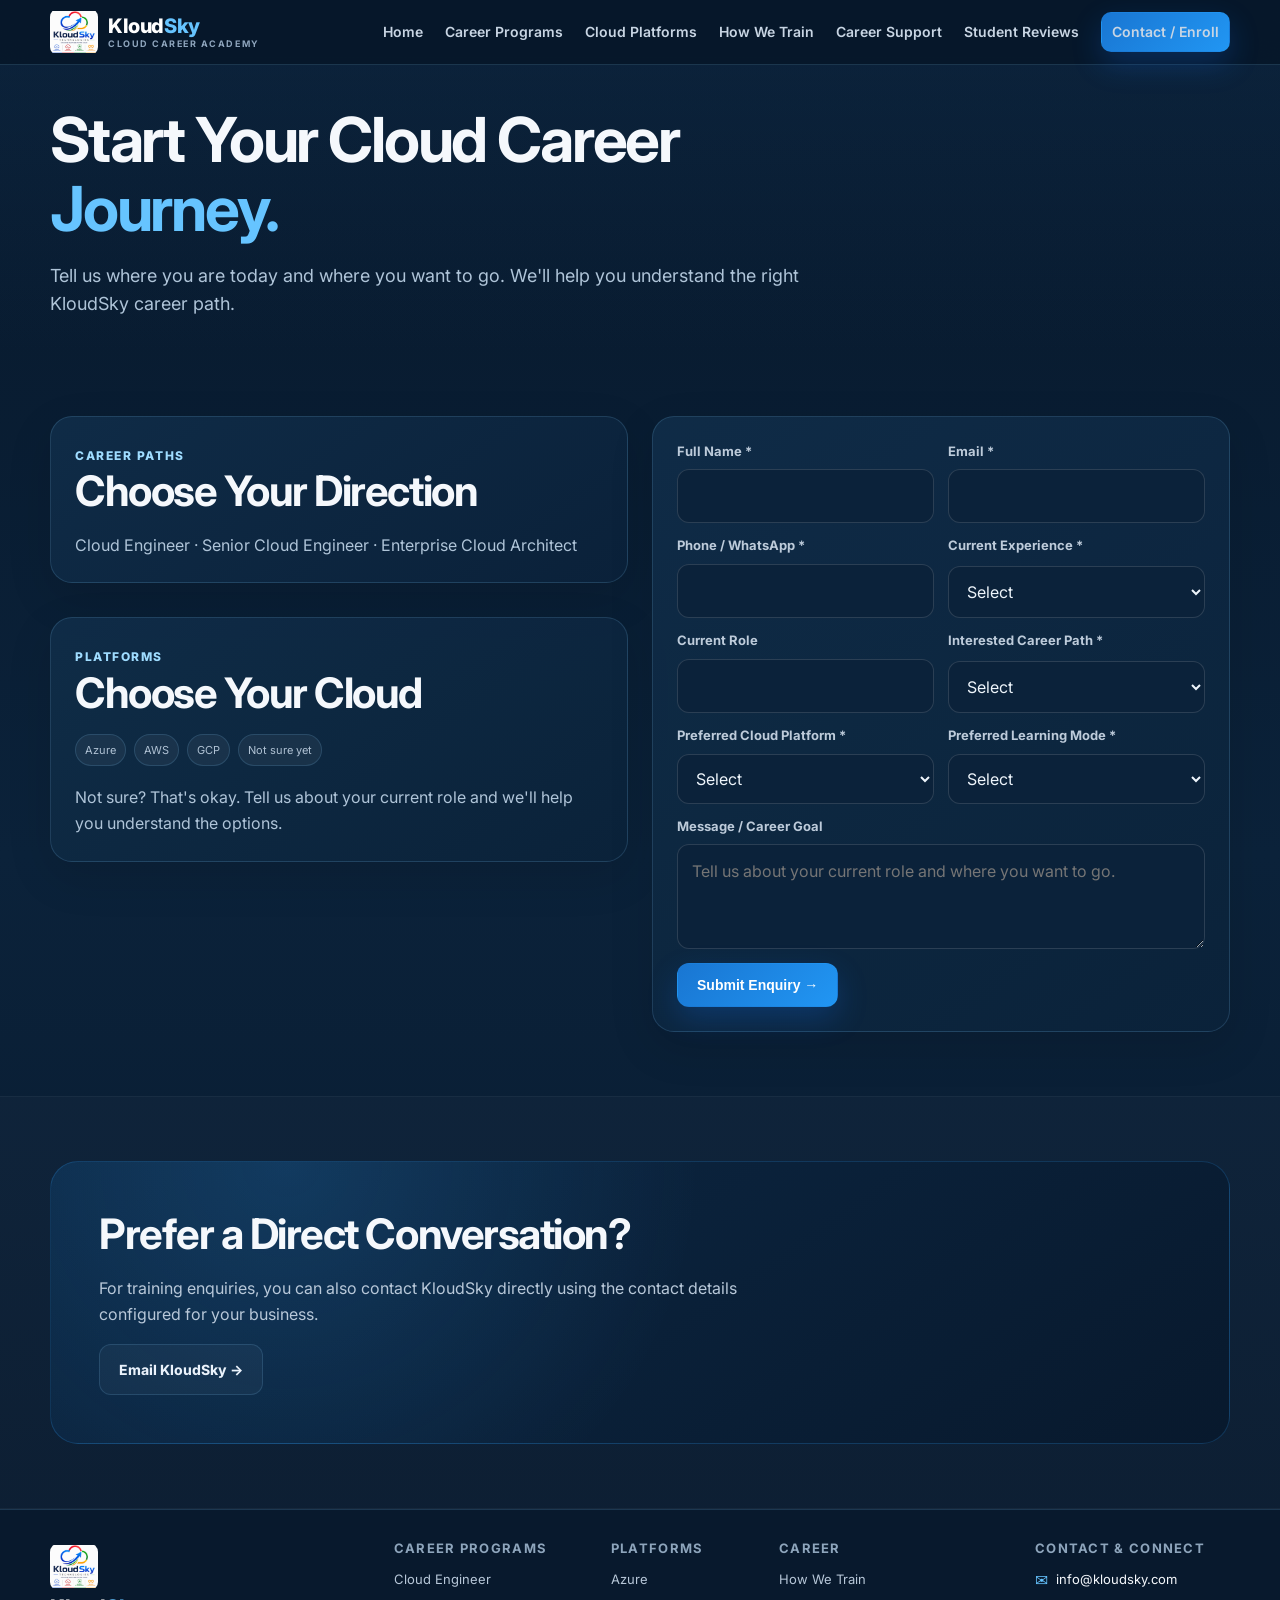
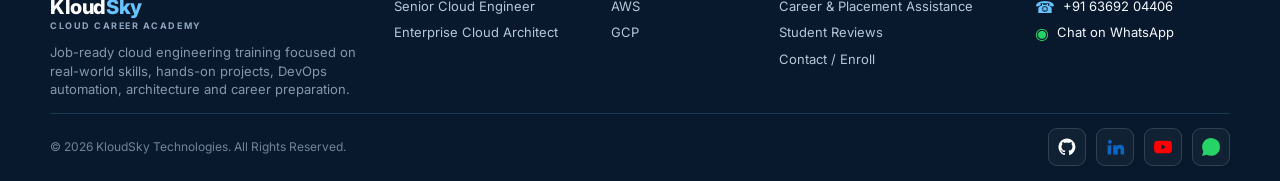
<file: contact.html>
<!DOCTYPE html>

<html lang="en">
<head>
<meta charset="utf-8"/>
<meta content="width=device-width,initial-scale=1" name="viewport"/>
<meta content="Enquire about KloudSky Cloud Engineer, Senior Cloud Engineer and Enterprise Cloud Architect programs across Azure, AWS and GCP." name="description"/>
<meta content="#07182B" name="theme-color"/>
<title>Contact / Enroll | KloudSky Cloud Career Academy</title>
<link href="https://fonts.googleapis.com" rel="preconnect"/>
<link crossorigin="" href="https://fonts.gstatic.com" rel="preconnect"/>
<link href="https://fonts.googleapis.com/css2?family=Inter:wght@400;500;600;700;800;900&amp;display=swap" rel="stylesheet"/>
<link href="assets/css/style.css" rel="stylesheet"/>

<style id="footer-layout-v2">
.footer .footer-grid{
    display:grid;
    grid-template-columns:minmax(240px,1.65fr) minmax(160px,1fr) minmax(110px,.75fr) minmax(190px,1.2fr) minmax(190px,1fr);
    gap:34px;
    align-items:start;
}
.footer .footer-grid > div{min-width:0;}
.footer .footer-contact-column h4{margin:0 0 18px;}
.footer .footer-contact-column a{
    display:flex;
    align-items:center;
    gap:8px;
    margin:0 0 13px;
    color:inherit;
    text-decoration:none;
}
.footer .footer-contact-column a:hover{color:#66c4ff;}
.footer .footer-contact-icon{
    color:#66c4ff;
    font-size:16px;
    line-height:1;
    flex:0 0 auto;
}
.footer .footer-bottom{
    display:flex;
    align-items:center;
    justify-content:space-between;
    gap:24px;
    padding-top:20px;
}
.footer .footer-socials-bottom{
    display:flex;
    align-items:center;
    justify-content:flex-end;
    gap:10px;
    margin-left:auto;
}
.footer .footer-social{
    width:38px;
    height:38px;
    display:inline-flex;
    align-items:center;
    justify-content:center;
    border:1px solid rgba(255,255,255,.14);
    border-radius:9px;
    background:rgba(255,255,255,.035);
    color:#c9d8e7;
    text-decoration:none;
    transition:.2s ease;
}
.footer .footer-social:hover{
    color:#fff;
    border-color:rgba(102,196,255,.5);
    background:rgba(53,167,255,.12);
    transform:translateY(-1px);
}
.footer .footer-social svg{width:18px;height:18px;display:block;}
.footer .footer-social[aria-label="LinkedIn"] svg{width:20px;height:20px;}

@media(max-width:980px){
    .footer .footer-grid{
        grid-template-columns:1.5fr 1fr 1fr;
        gap:28px;
    }
}
@media(max-width:680px){
    .footer .footer-grid{
        grid-template-columns:1fr 1fr;
        gap:24px;
    }
    .footer .footer-grid > div:first-child{grid-column:1 / -1;}
    .footer .footer-bottom{
        align-items:flex-start;
        flex-direction:column;
        gap:16px;
    }
    .footer .footer-socials-bottom{
        margin-left:0;
        justify-content:flex-start;
    }
}
@media(max-width:460px){
    .footer .footer-grid{grid-template-columns:1fr;}
    .footer .footer-grid > div:first-child{grid-column:auto;}
}
</style>

<style id="contact-compact-final">
.contact-page .program-layout{
    grid-template-columns:minmax(0,1fr) minmax(0,1fr);
    gap:24px;
    align-items:start;
}
.contact-page .program-layout > div:first-child{
    display:grid;
    gap:16px;
    align-content:start;
}
.contact-page .program-layout > .card{
    align-self:start;
}
.contact-page .program-layout .form{
    display:grid;
    grid-template-columns:repeat(2,minmax(0,1fr));
    gap:12px 14px;
}
.contact-page .program-layout .form .field{min-width:0;}
.contact-page .program-layout .form .field:nth-of-type(9),
.contact-page .program-layout .form button,
.contact-page .program-layout .form .success,
.contact-page .program-layout .form .error,
.contact-page .program-layout .form .notice{
    grid-column:1 / -1;
}
.contact-page .program-layout .form button{
    justify-self:start;
    margin-top:2px;
}
.contact-page .program-layout .form textarea{
    min-height:105px;
}

@media(max-width:900px){
    .contact-page .program-layout{
        grid-template-columns:1fr;
    }
}
@media(max-width:620px){
    .contact-page .program-layout .form{
        grid-template-columns:1fr;
    }
    .contact-page .program-layout .form .field:nth-of-type(9),
    .contact-page .program-layout .form button,
    .contact-page .program-layout .form .success,
    .contact-page .program-layout .form .error,
    .contact-page .program-layout .form .notice{
        grid-column:auto;
    }
}
</style>
<style>

/* Official brand colors for communication/social icons */
.footer .footer-social[aria-label="GitHub"]{color:#fff;}
.footer .footer-social[aria-label="LinkedIn"]{color:#0A66C2;}
.footer .footer-social[aria-label="YouTube"]{color:#FF0000;}
.footer .footer-social[aria-label="WhatsApp"]{color:#25D366;}

.footer .footer-social[aria-label="GitHub"]:hover{color:#fff;background:rgba(255,255,255,.10);}
.footer .footer-social[aria-label="LinkedIn"]:hover{color:#0A66C2;background:rgba(10,102,194,.12);}
.footer .footer-social[aria-label="YouTube"]:hover{color:#FF0000;background:rgba(255,0,0,.10);}
.footer .footer-social[aria-label="WhatsApp"]:hover{color:#25D366;background:rgba(37,211,102,.12);}

.footer .footer-contact-column a[href^="https://wa.me/"] .footer-contact-icon{color:#25D366;}
</style>
</head>

<body>

<a class="skip" href="#main">Skip to content</a>

<header class="nav">
<div class="container nav-inner">

<a class="brand" href="index.html">
<img alt="KloudSky Technologies" class="kloudsky-logo" src="assets/images/kloudsky-logo-transparent.png"/>
<span class="brand-text">
<span class="brand-name">KloudSky</span>
<small class="brand-subtitle">Cloud Career Academy</small>
</span>
</a>

<button aria-label="Open menu" class="mobile-btn">☰</button>

<nav class="nav-links">
<a href="index.html">Home</a>
<a href="career-programs.html">Career Programs</a>
<a href="cloud-platforms.html">Cloud Platforms</a>
<a href="how-we-train.html">How We Train</a>
<a href="career-support.html">Career Support</a>
<a href="reviews.html">Student Reviews</a>
<a class="btn btn-primary nav-cta" href="contact.html">Contact / Enroll</a>
</nav>

</div>
</header>

<main id="main" class="contact-page">

<section class="page-hero">
<div class="container">

<h1>
Start Your Cloud Career<br/>
<span style="color:#66c4ff">Journey.</span>
</h1>

<p>
Tell us where you are today and where you want to go. We'll help you understand the right KloudSky
career path.
</p>

</div>
</section>

<section class="section">
<div class="container">

<div class="program-layout">

<div>

<div class="card" style="margin-bottom:18px">
<span class="eyebrow">Career paths</span>

<h2>Choose Your Direction</h2>

<p style="color:var(--muted)">
Cloud Engineer · Senior Cloud Engineer · Enterprise Cloud Architect
</p>
</div>

<div class="card">

<span class="eyebrow">Platforms</span>

<h2>Choose Your Cloud</h2>

<div class="badge-row">
<span class="badge">Azure</span>
<span class="badge">AWS</span>
<span class="badge">GCP</span>
<span class="badge">Not sure yet</span>
</div>

<p style="color:var(--muted);margin-top:18px">
Not sure? That's okay. Tell us about your
current role and we'll help you understand the options.
</p>

</div>
</div>


<div class="card">

<form class="form" onsubmit="event.preventDefault();submitKloudSkyForm(this,'enquiry')">

<input type="hidden" name="action" value="enquiry"/>

<div class="field">
<label>Full Name *</label>
<input name="name" required=""/>
</div>

<div class="field">
<label>Email *</label>
<input name="email" required="" type="email"/>
</div>

<div class="field">
<label>Phone / WhatsApp *</label>
<input name="phone" required=""/>
</div>

<div class="field">
<label>Current Experience *</label>

<select name="experience" required="">
<option value="">Select</option>
<option>Student / Fresher</option>
<option>0–2 Years</option>
<option>2–5 Years</option>
<option>5–10 Years</option>
<option>10+ Years</option>
</select>

</div>

<div class="field">
<label>Current Role</label>
<input name="currentRole"/>
</div>

<div class="field">
<label>Interested Career Path *</label>

<select name="careerPath" required="">
<option value="">Select</option>
<option>Cloud Engineer</option>
<option>Senior Cloud Engineer</option>
<option>Enterprise Cloud Architect</option>
<option>Not Sure</option>
</select>

</div>

<div class="field">
<label>Preferred Cloud Platform *</label>

<select name="platform" required="">
<option value="">Select</option>
<option>Azure</option>
<option>AWS</option>
<option>GCP</option>
<option>Not Sure</option>
</select>

</div>

<div class="field">
<label>Preferred Learning Mode *</label>

<select name="learningMode" required="">
<option value="">Select</option>
<option>Online</option>
<option>Classroom</option>
<option>Hybrid</option>
</select>

</div>

<div class="field">

<label>Message / Career Goal</label>

<textarea
name="message"
placeholder="Tell us about your current role and where you want to go."
></textarea>

</div>

<button class="btn btn-primary" type="submit">
Submit Enquiry →
</button>

<div class="success">
Thank you. Your enquiry has been received. KloudSky will get in touch
with you.
</div>

<div class="error"></div>

</form>

</div>

</div>
</div>
</section>

<section class="section alt">
<div class="container">

<div class="cta">

<h2>Prefer a Direct Conversation?</h2>

<p>
For training enquiries, you can also contact KloudSky directly using the contact details
configured for your business.
</p>

<a class="btn btn-ghost" href="mailto:info@kloudsky.com">
Email KloudSky →
</a>

</div>
</div>
</section>

</main>

<footer class="footer">

<div class="container">

<div class="footer-grid">

<div>

<a class="brand" href="index.html">

<img
alt="KloudSky Technologies"
class="kloudsky-logo"
src="assets/images/kloudsky-logo-transparent.png"
/>

<span class="brand-text">
<span class="brand-name">KloudSky</span>
<small class="brand-subtitle">Cloud Career Academy</small>
</span>

</a>

<p class="desc">
Job-ready cloud engineering training focused on real-world skills, hands-on
projects, DevOps automation, architecture and career preparation.
</p>

</div>


<div>

<h4>Career Programs</h4>

<a href="career-programs.html#cloud-engineer">
Cloud Engineer
</a>

<a href="career-programs.html#senior-cloud-engineer">
Senior Cloud Engineer
</a>

<a href="career-programs.html#architect">
Enterprise Cloud Architect
</a>

</div>


<div>

<h4>Platforms</h4>

<a href="cloud-platforms.html#azure">Azure</a>
<a href="cloud-platforms.html#aws">AWS</a>
<a href="cloud-platforms.html#gcp">GCP</a>

</div>


<div>

<h4>Career</h4>

<a href="how-we-train.html">How We Train</a>

<a href="career-support.html">
Career &amp; Placement Assistance
</a>

<a href="reviews.html">Student Reviews</a>

<a href="contact.html">Contact / Enroll</a>

</div>


<div class="footer-contact-column">

<h4>Contact &amp; Connect</h4>

<a href="mailto:info@kloudsky.com">

<span aria-hidden="true" class="footer-contact-icon">✉</span>

<span>info@kloudsky.com</span>

</a>

<a href="tel:+916369204406">

<span aria-hidden="true" class="footer-contact-icon">☎</span>

<span>+91 63692 04406</span>

</a>

<a href="https://wa.me/916369204406?text=Hi%20KloudSky%2C%20I%27m%20interested%20in%20your%20cloud%20career%20programs." rel="noopener" target="_blank">

<span aria-hidden="true" class="footer-contact-icon">◉</span>

<span>Chat on WhatsApp</span>

</a>

</div>

</div>


<div class="footer-bottom">

<span>
© <span data-year=""></span> KloudSky Technologies. All Rights
Reserved.
</span>

<div aria-label="Social media links" class="footer-socials-bottom">

<a aria-label="GitHub" class="footer-social" href="https://github.com/kloudsky" rel="noopener" target="_blank" title="GitHub">

<svg aria-hidden="true" viewbox="0 0 24 24">

<path
d="M12 .6a11.4 11.4 0 0 0-3.61 22.21c.57.1.78-.25.78-.55v-2.15c-3.17.69-3.84-1.34-3.84-1.34-.52-1.31-1.27-1.66-1.27-1.66-1.03-.71.08-.7.08-.7 1.14.08 1.74 1.17 1.74 1.17 1.01 1.73 2.65 1.23 3.3.94.1-.73.4-1.23.72-1.51-2.53-.29-5.2-1.26-5.2-5.62 0-1.24.44-2.25 1.17-3.04-.12-.29-.51-1.44.11-3 0 0 .95-.3 3.13 1.16a10.9 10.9 0 0 1 5.7 0c2.18-1.46 3.13-1.16 3.13-1.16.62 1.56.23 2.71.11 3 .73.79 1.17 1.8 1.17 3.04 0 4.37-2.67 5.32-5.21 5.61.41.35.77 1.04.77 2.1v3.11c0 .3.21.65.79.54A11.4 11.4 0 0 0 12 .6Z"
fill="currentColor">
</path>

</svg>

</a>


<a
aria-label="LinkedIn"
class="footer-social"
href="https://www.linkedin.com/company/kloudsky-technologies/"
rel="noopener"
target="_blank"
title="LinkedIn"
>

<svg aria-hidden="true" viewbox="0 0 24 24">

<path
d="M5.2 3.4A2.4 2.4 0 1 1 5.2 8a2.4 2.4 0 0 1 0-4.6ZM3.1 9.8h4.2V21H3.1V9.8Zm6.8 0h4v1.53h.06c.56-1.02 1.93-2.1 3.98-2.1 4.26 0 5.05 2.8 5.05 6.45V21h-4.2v-4.72c0-1.13-.02-2.59-1.58-2.59-1.58 0-1.82 1.28-1.82 2.51V21H9.9V9.8Z"
fill="currentColor">
</path>

</svg>

</a>


<a
aria-label="YouTube"
class="footer-social"
href="https://www.youtube.com/@KloudSkyCareerAcademy" rel="noopener" target="_blank"
title="YouTube"
>

<svg aria-hidden="true" viewbox="0 0 24 24">

<path
d="M23.5 6.2a3 3 0 0 0-2.12-2.13C19.5 3.55 12 3.55 12 3.55s-7.5 0-9.38.52A3 3 0 0 0 .5 6.2 31.2 31.2 0 0 0 0 12a31.2 31.2 0 0 0 .5 5.8 3 3 0 0 0 2.12 2.13c1.88.52 9.38.52 9.38.52s7.5 0 9.38-.52a3 3 0 0 0 2.12-2.13A31.2 31.2 0 0 0 24 12a31.2 31.2 0 0 0-.5-5.8ZM9.55 15.6V8.4L15.8 12l-6.25 3.6Z"
fill="currentColor">
</path>

</svg>

</a>

<a aria-label="WhatsApp" class="footer-social" href="https://wa.me/916369204406?text=Hi%20KloudSky%2C%20I%27m%20interested%20in%20your%20cloud%20career%20programs." rel="noopener" target="_blank" title="WhatsApp">
<svg aria-hidden="true" viewbox="0 0 24 24"><path d="M20.52 3.48A11.87 11.87 0 0 0 12.08 0C5.53 0 .2 5.33.2 11.89c0 2.1.55 4.15 1.59 5.96L.1 24l6.3-1.65a11.88 11.88 0 0 0 5.68 1.44h.01c6.55 0 11.88-5.33 11.88-11.89 0-3.17-1.23-6.15-3.45-8.42Z" fill="currentColor"></path></svg>
</a>

</div>

</div>

</div>

</footer>

<script src="assets/js/config.js"></script>
<script src="assets/js/main.js"></script>

</body>
</html>
</file>
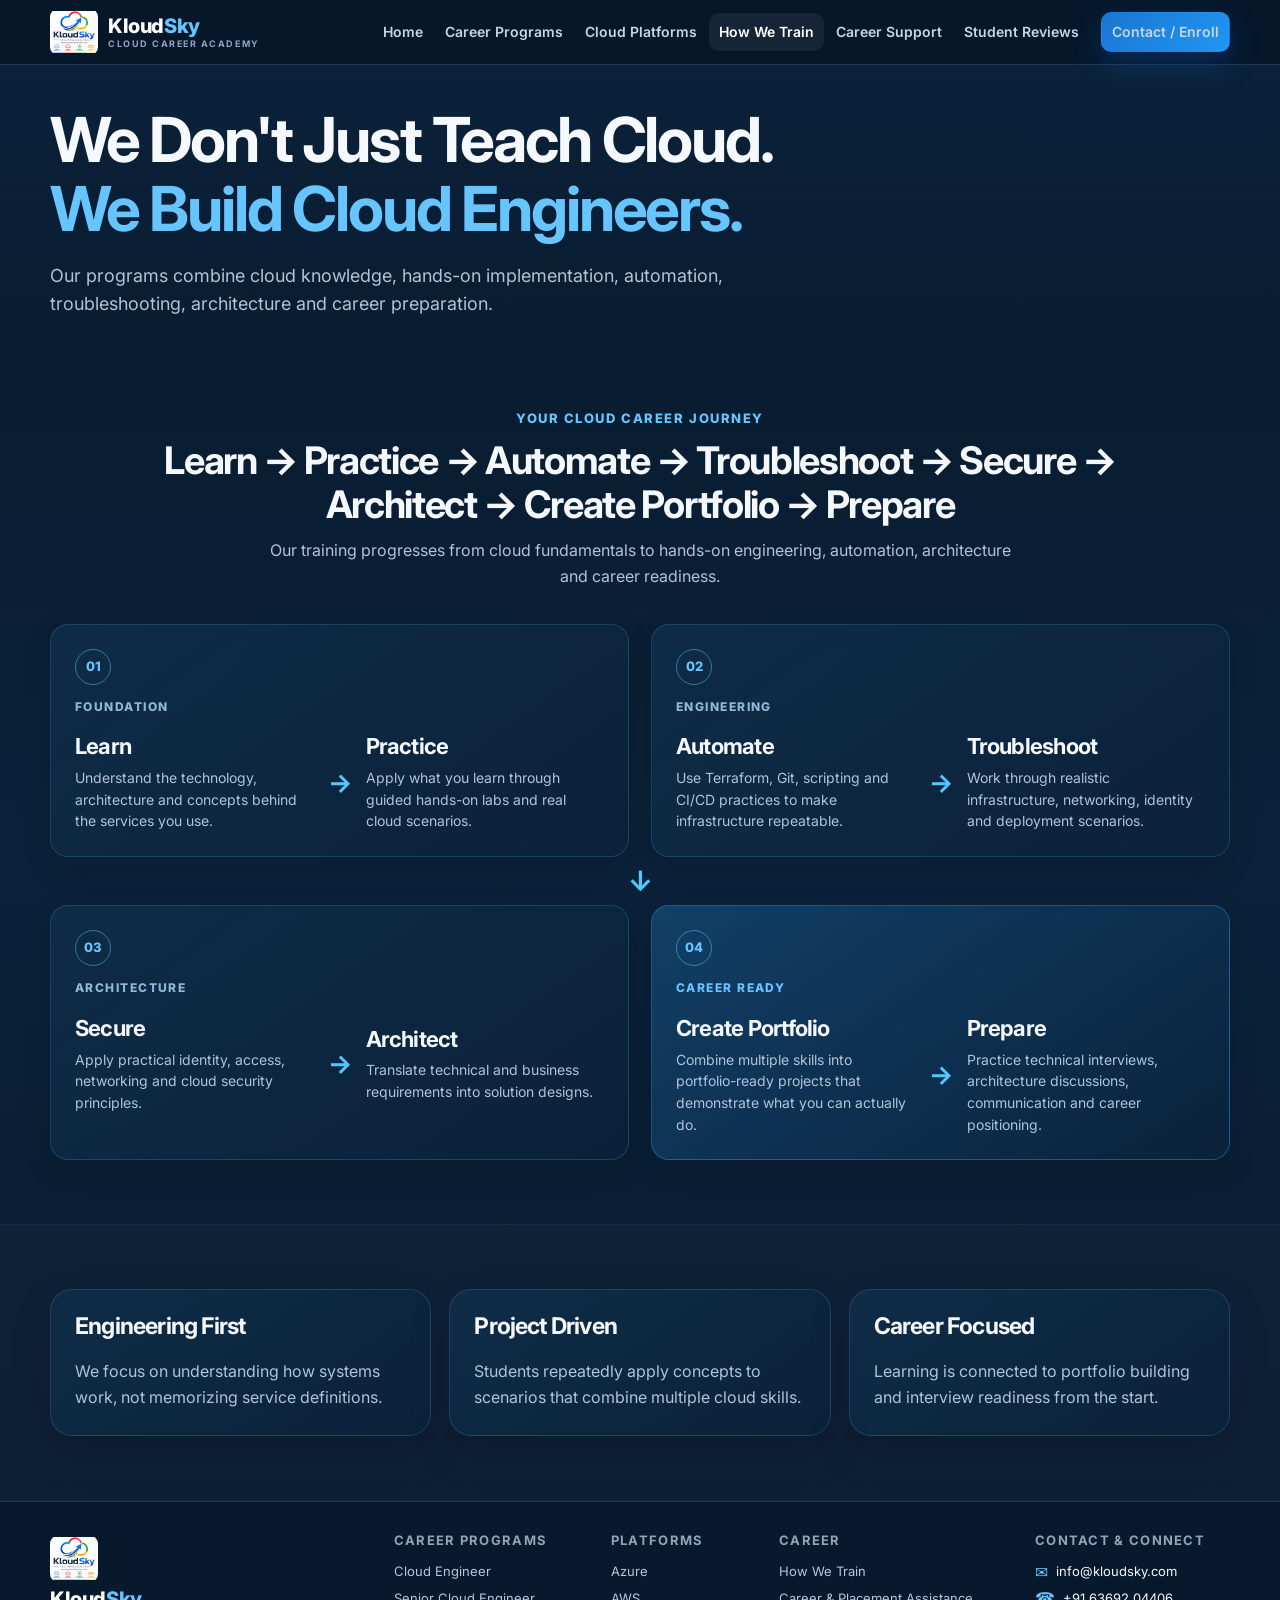
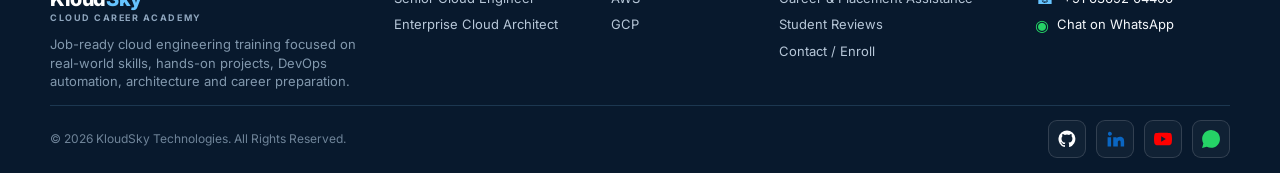
<file: how-we-train.html>
<!DOCTYPE html>

<html lang="en">
<head>
<meta charset="utf-8"/>
<meta content="width=device-width,initial-scale=1" name="viewport"/>
<meta content="Engineering-first cloud training with hands-on labs, automation, troubleshooting, architecture and career preparation." name="description"/>
<meta content="#07182B" name="theme-color"/>
<title>How We Train | KloudSky Cloud Career Academy</title>
<link href="https://fonts.googleapis.com" rel="preconnect"/>
<link crossorigin="" href="https://fonts.gstatic.com" rel="preconnect"/>
<link href="https://fonts.googleapis.com/css2?family=Inter:wght@400;500;600;700;800;900&amp;display=swap" rel="stylesheet"/>
<link href="assets/css/style.css" rel="stylesheet"/>
<style id="footer-layout-v2">
/* KloudSky footer layout correction - shared across all pages */
.footer .footer-grid{
    display:grid;
    grid-template-columns:minmax(240px,1.65fr) minmax(160px,1fr) minmax(110px,.75fr) minmax(190px,1.2fr) minmax(190px,1fr);
    gap:34px;
    align-items:start;
}
.footer .footer-grid > div{min-width:0;}
.footer .footer-contact-column h4{margin:0 0 18px;}
.footer .footer-contact-column a{display:flex;align-items:center;gap:8px;margin:0 0 13px;color:inherit;text-decoration:none;}
.footer .footer-contact-column a:hover{color:#66c4ff;}
.footer .footer-contact-icon{color:#66c4ff;font-size:16px;line-height:1;flex:0 0 auto;}
.footer .footer-bottom{
    display:flex;
    align-items:center;
    justify-content:space-between;
    gap:24px;
    padding-top:20px;
}
.footer .footer-socials-bottom{
    display:flex;
    align-items:center;
    justify-content:flex-end;
    gap:10px;
    margin-left:auto;
}
.footer .footer-social{
    width:38px;
    height:38px;
    display:inline-flex;
    align-items:center;
    justify-content:center;
    border:1px solid rgba(255,255,255,.14);
    border-radius:9px;
    background:rgba(255,255,255,.035);
    color:#c9d8e7;
    text-decoration:none;
    transition:.2s ease;
}
.footer .footer-social:hover{
    color:#fff;
    border-color:rgba(102,196,255,.5);
    background:rgba(53,167,255,.12);
    transform:translateY(-1px);
}
.footer .footer-social svg{width:18px;height:18px;display:block;}
.footer .footer-social[aria-label="LinkedIn"] svg{width:20px;height:20px;}
@media(max-width:980px){
    .footer .footer-grid{grid-template-columns:1.5fr 1fr 1fr;gap:28px;}
}
@media(max-width:680px){
    .footer .footer-grid{grid-template-columns:1fr 1fr;gap:24px;}
    .footer .footer-grid > div:first-child{grid-column:1 / -1;}
    .footer .footer-bottom{align-items:flex-start;flex-direction:column;gap:16px;}
    .footer .footer-socials-bottom{margin-left:0;justify-content:flex-start;}
}
@media(max-width:460px){
    .footer .footer-grid{grid-template-columns:1fr;}
    .footer .footer-grid > div:first-child{grid-column:auto;}
}
</style>
<style>
.journey-section{padding-top:52px;}
.journey-head{text-align:center;max-width:980px;margin:0 auto 34px;}
.journey-label{display:inline-block;color:#66c4ff;font-size:13px;font-weight:800;letter-spacing:.12em;margin-bottom:10px;}
.journey-head h2{margin:0 auto 12px;font-size:clamp(24px,3vw,38px);line-height:1.15;color:#f4f8fc;}
.journey-head p{margin:0 auto;color:#afc4d8;max-width:760px;font-size:16px;line-height:1.6;}
.journey{position:relative;}
.journey-row{display:grid;grid-template-columns:1fr 1fr;gap:22px;}
.journey-stage{position:relative;padding:24px;border:1px solid rgba(84,199,255,.18);border-radius:18px;background:linear-gradient(145deg,rgba(16,45,72,.92),rgba(11,34,58,.88));box-shadow:0 12px 30px rgba(0,0,0,.12);}
.journey-stage:hover{border-color:rgba(84,199,255,.38);transform:translateY(-2px);transition:.2s ease;}
.journey-number{display:inline-flex;width:36px;height:36px;align-items:center;justify-content:center;border:1px solid rgba(84,199,255,.5);border-radius:50%;color:#66c4ff;font-size:13px;font-weight:800;margin-bottom:12px;}
.journey-title{font-size:12px;font-weight:800;letter-spacing:.12em;color:#8fb8d7;margin-bottom:18px;}
.journey-flow{display:grid;grid-template-columns:1fr auto 1fr;gap:14px;align-items:center;}
.journey-step h3{margin:0 0 8px;color:#f4f8fc;font-size:22px;}
.journey-step p{margin:0;color:#afc4d8;font-size:14px;line-height:1.55;}
.journey-arrow{color:#54c7ff;font-size:26px;font-weight:700;}
.journey-final{border-color:rgba(33,150,243,.42);background:linear-gradient(145deg,rgba(18,65,105,.96),rgba(11,34,58,.92));}
.journey-final .journey-title{color:#66c4ff;}
.journey-connector{height:48px;display:flex;align-items:center;justify-content:center;color:#54c7ff;font-size:28px;font-weight:700;}
@media(max-width:850px){
.journey-row{grid-template-columns:1fr;}
.journey-connector{height:28px;}
}
@media(max-width:620px){
.journey-section{padding-top:40px;}
.journey-head h2{font-size:25px;}
.journey-flow{grid-template-columns:1fr;}
.journey-arrow{transform:rotate(90deg);justify-self:center;}
.journey-stage{padding:20px;}
}
</style>
<style>

/* Official brand colors for communication/social icons */
.footer .footer-social[aria-label="GitHub"]{color:#fff;}
.footer .footer-social[aria-label="LinkedIn"]{color:#0A66C2;}
.footer .footer-social[aria-label="YouTube"]{color:#FF0000;}
.footer .footer-social[aria-label="WhatsApp"]{color:#25D366;}

.footer .footer-social[aria-label="GitHub"]:hover{color:#fff;background:rgba(255,255,255,.10);}
.footer .footer-social[aria-label="LinkedIn"]:hover{color:#0A66C2;background:rgba(10,102,194,.12);}
.footer .footer-social[aria-label="YouTube"]:hover{color:#FF0000;background:rgba(255,0,0,.10);}
.footer .footer-social[aria-label="WhatsApp"]:hover{color:#25D366;background:rgba(37,211,102,.12);}

.footer .footer-contact-column a[href^="https://wa.me/"] .footer-contact-icon{color:#25D366;}
</style>
</head>
<body><a class="skip" href="#main">Skip to content</a>
<header class="nav">
<div class="container nav-inner">
<a class="brand" href="index.html">
<img alt="KloudSky Technologies" class="kloudsky-logo" src="assets/images/kloudsky-logo-transparent.png"/>
<span class="brand-text">
<span class="brand-name">KloudSky</span>
<small class="brand-subtitle">Cloud Career Academy</small>
</span>
</a>
<button aria-label="Open menu" class="mobile-btn">☰</button>
<nav class="nav-links">
<a href="index.html">Home</a>
<a href="career-programs.html">Career Programs</a>
<a href="cloud-platforms.html">Cloud Platforms</a>
<a class="active" href="how-we-train.html">How We Train</a>
<a href="career-support.html">Career Support</a>
<a href="reviews.html">Student Reviews</a>
<a class="btn btn-primary nav-cta" href="contact.html">Contact / Enroll</a>
</nav>
</div>
</header>
<main id="main">
<section class="page-hero">
<div class="container">
<h1>We Don't Just Teach Cloud.<br/><span style="color:#66c4ff">We Build Cloud Engineers.</span></h1>
<p>Our programs combine cloud knowledge, hands-on implementation, automation, troubleshooting,
                    architecture and career preparation.</p>
</div>
</section>
<section class="section journey-section">
<div class="container">
<div class="journey-head">
<span class="journey-label">YOUR CLOUD CAREER JOURNEY</span>
<h2>Learn → Practice → Automate → Troubleshoot → Secure → Architect → Create Portfolio → Prepare</h2>
<p>Our training progresses from cloud fundamentals to hands-on engineering, automation, architecture and career readiness.</p>
</div>
<div class="journey">
<div class="journey-row">
<article class="journey-stage">
<div class="journey-number">01</div><div class="journey-title">FOUNDATION</div>
<div class="journey-flow"><div class="journey-step"><h3>Learn</h3><p>Understand the technology, architecture and concepts behind the services you use.</p></div><span class="journey-arrow">→</span><div class="journey-step"><h3>Practice</h3><p>Apply what you learn through guided hands-on labs and real cloud scenarios.</p></div></div>
</article>
<article class="journey-stage">
<div class="journey-number">02</div><div class="journey-title">ENGINEERING</div>
<div class="journey-flow"><div class="journey-step"><h3>Automate</h3><p>Use Terraform, Git, scripting and CI/CD practices to make infrastructure repeatable.</p></div><span class="journey-arrow">→</span><div class="journey-step"><h3>Troubleshoot</h3><p>Work through realistic infrastructure, networking, identity and deployment scenarios.</p></div></div>
</article>
</div>
<div class="journey-connector"><span>↓</span></div>
<div class="journey-row">
<article class="journey-stage">
<div class="journey-number">03</div><div class="journey-title">ARCHITECTURE</div>
<div class="journey-flow"><div class="journey-step"><h3>Secure</h3><p>Apply practical identity, access, networking and cloud security principles.</p></div><span class="journey-arrow">→</span><div class="journey-step"><h3>Architect</h3><p>Translate technical and business requirements into solution designs.</p></div></div>
</article>
<article class="journey-stage journey-final">
<div class="journey-number">04</div><div class="journey-title">CAREER READY</div>
<div class="journey-flow"><div class="journey-step"><h3>Create Portfolio</h3><p>Combine multiple skills into portfolio-ready projects that demonstrate what you can actually do.</p></div><span class="journey-arrow">→</span><div class="journey-step"><h3>Prepare</h3><p>Practice technical interviews, architecture discussions, communication and career positioning.</p></div></div>
</article>
</div>
</div>
</div>
</section>
<section class="section alt">
<div class="container">
<div class="grid3">
<div class="card">
<h3>Engineering First</h3>
<p>We focus on understanding how systems work, not memorizing service definitions.</p>
</div>
<div class="card">
<h3>Project Driven</h3>
<p>Students repeatedly apply concepts to scenarios that combine multiple cloud skills.</p>
</div>
<div class="card">
<h3>Career Focused</h3>
<p>Learning is connected to portfolio building and interview readiness from the start.</p>
</div>
</div>
</div>
</section>
</main>
<footer class="footer">
<div class="container">
<div class="footer-grid"><div><a class="brand" href="index.html">
<img alt="KloudSky Technologies" class="kloudsky-logo" src="assets/images/kloudsky-logo-transparent.png"/>
<span class="brand-text">
<span class="brand-name">KloudSky</span>
<small class="brand-subtitle">Cloud Career Academy</small>
</span>
</a>
<p class="desc">Job-ready cloud engineering training focused on real-world skills, hands-on
                        projects, DevOps automation, architecture and career preparation.</p>
</div><div>
<h4>Career Programs</h4><a href="career-programs.html#cloud-engineer">Cloud Engineer</a><a href="career-programs.html#senior-cloud-engineer">Senior Cloud Engineer</a><a href="career-programs.html#architect">Enterprise Cloud Architect</a>
</div><div>
<h4>Platforms</h4><a href="cloud-platforms.html#azure">Azure</a><a href="cloud-platforms.html#aws">AWS</a><a href="cloud-platforms.html#gcp">GCP</a>
</div><div>
<h4>Career</h4><a href="how-we-train.html">How We Train</a><a href="career-support.html">Career &amp;
                        Placement Assistance</a><a href="reviews.html">Student Reviews</a><a href="contact.html">Contact
                        / Enroll</a>
</div><div class="footer-contact-column"><h4>Contact &amp; Connect</h4><a href="mailto:info@kloudsky.com"><span aria-hidden="true" class="footer-contact-icon">✉</span><span>info@kloudsky.com</span></a><a href="tel:+916369204406"><span aria-hidden="true" class="footer-contact-icon">☎</span><span>+91 63692 04406</span></a><a href="https://wa.me/916369204406?text=Hi%20KloudSky%2C%20I%27m%20interested%20in%20your%20cloud%20career%20programs." rel="noopener" target="_blank"><span aria-hidden="true" class="footer-contact-icon">◉</span><span>Chat on WhatsApp</span></a></div></div>

<div class="footer-bottom"><span>© <span data-year=""></span> KloudSky Technologies. All Rights
                    Reserved.</span><div aria-label="Social media links" class="footer-socials-bottom">
<a aria-label="GitHub" class="footer-social" href="https://github.com/kloudsky" rel="noopener" target="_blank" title="GitHub">
<svg aria-hidden="true" viewbox="0 0 24 24"><path d="M12 .6a11.4 11.4 0 0 0-3.61 22.21c.57.1.78-.25.78-.55v-2.15c-3.17.69-3.84-1.34-3.84-1.34-.52-1.31-1.27-1.66-1.27-1.66-1.03-.71.08-.7.08-.7 1.14.08 1.74 1.17 1.74 1.17 1.01 1.73 2.65 1.23 3.3.94.1-.73.4-1.23.72-1.51-2.53-.29-5.2-1.26-5.2-5.62 0-1.24.44-2.25 1.17-3.04-.12-.29-.51-1.44.11-3 0 0 .95-.3 3.13 1.16a10.9 10.9 0 0 1 5.7 0c2.18-1.46 3.13-1.16 3.13-1.16.62 1.56.23 2.71.11 3 .73.79 1.17 1.8 1.17 3.04 0 4.37-2.67 5.32-5.21 5.61.41.35.77 1.04.77 2.1v3.11c0 .3.21.65.79.54A11.4 11.4 0 0 0 12 .6Z" fill="currentColor"></path></svg>
</a>
<a aria-label="LinkedIn" class="footer-social" href="https://www.linkedin.com/company/kloudsky-technologies/" rel="noopener" target="_blank" title="LinkedIn">
<svg aria-hidden="true" viewbox="0 0 24 24"><path d="M5.2 3.4A2.4 2.4 0 1 1 5.2 8a2.4 2.4 0 0 1 0-4.6ZM3.1 9.8h4.2V21H3.1V9.8Zm6.8 0h4v1.53h.06c.56-1.02 1.93-2.1 3.98-2.1 4.26 0 5.05 2.8 5.05 6.45V21h-4.2v-4.72c0-1.13-.02-2.59-1.58-2.59-1.58 0-1.82 1.23-1.82 2.51V21H9.9V9.8Z" fill="currentColor"></path></svg>
</a>
<a aria-label="YouTube" class="footer-social" href="https://www.youtube.com/@KloudSkyCareerAcademy" rel="noopener" target="_blank" title="YouTube">
<svg aria-hidden="true" viewbox="0 0 24 24"><path d="M23.5 6.2a3 3 0 0 0-2.12-2.13C19.5 3.55 12 3.55 12 3.55s-7.5 0-9.38.52A3 3 0 0 0 .5 6.2 31.2 31.2 0 0 0 0 12a31.2 31.2 0 0 0 .5 5.8 3 3 0 0 0 2.12 2.13c1.88.52 9.38.52 9.38.52s7.5 0 9.38-.52a3 3 0 0 0 2.12-2.13A31.2 31.2 0 0 0 24 12a31.2 31.2 0 0 0-.5-5.8ZM9.55 15.6V8.4L15.8 12l-6.25 3.6Z" fill="currentColor"></path></svg>
</a>
<a aria-label="WhatsApp" class="footer-social" href="https://wa.me/916369204406?text=Hi%20KloudSky%2C%20I%27m%20interested%20in%20your%20cloud%20career%20programs." rel="noopener" target="_blank" title="WhatsApp">
<svg aria-hidden="true" viewbox="0 0 24 24"><path d="M20.52 3.48A11.87 11.87 0 0 0 12.08 0C5.53 0 .2 5.33.2 11.89c0 2.1.55 4.15 1.59 5.96L.1 24l6.3-1.65a11.88 11.88 0 0 0 5.68 1.44h.01c6.55 0 11.88-5.33 11.88-11.89 0-3.17-1.23-6.15-3.45-8.42Z" fill="currentColor"></path></svg>
</a>
</div></div>
</div>
</footer>
<script src="assets/js/config.js"></script>
<script src="assets/js/main.js"></script>
</body>
</html>
</file>
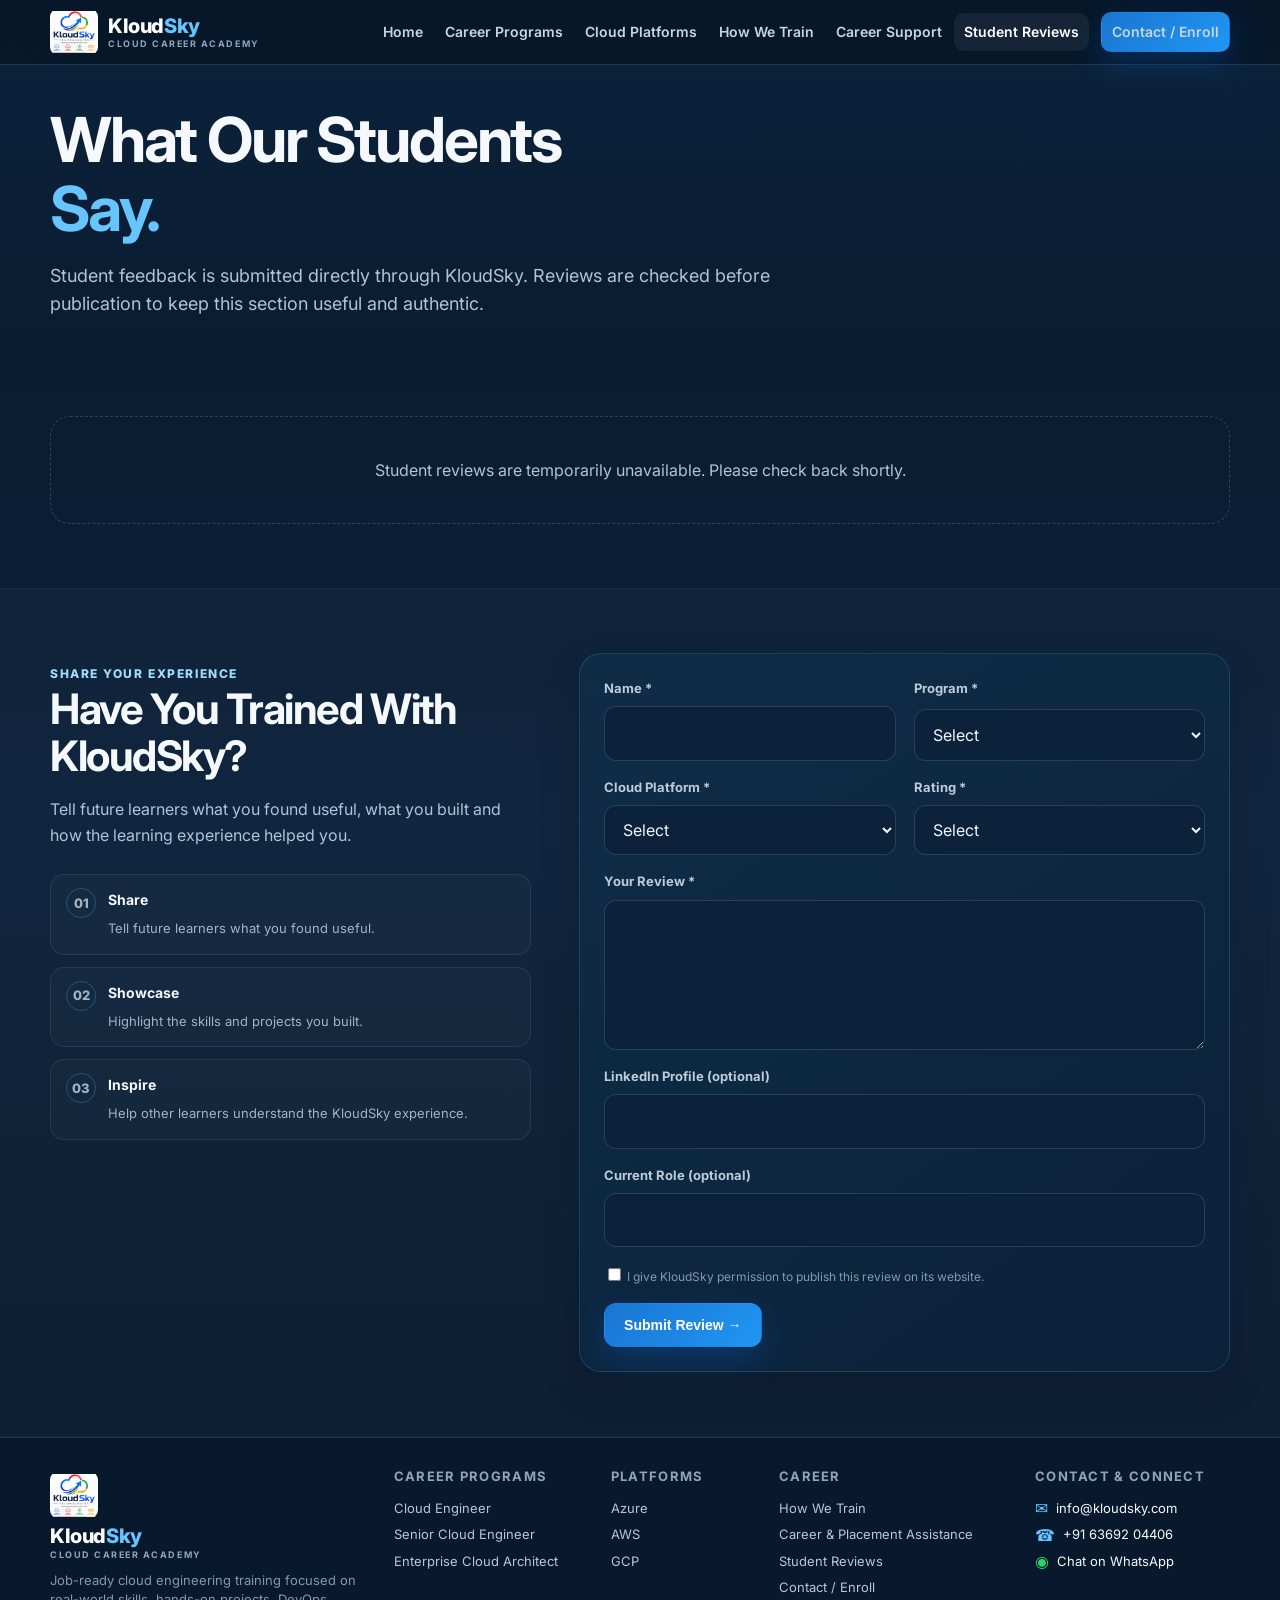
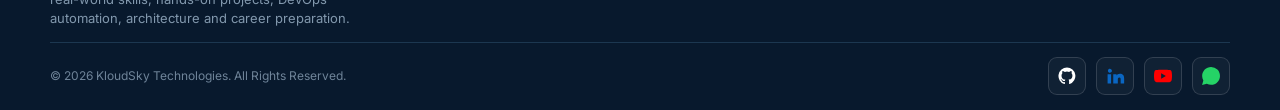
<file: reviews.html>
<!DOCTYPE html>

<html lang="en">
<head>
<meta charset="utf-8"/>
<meta content="width=device-width,initial-scale=1" name="viewport"/>
<meta content="Read authentic student feedback and submit your KloudSky learning experience for review." name="description"/>
<meta content="#07182B" name="theme-color"/>
<title>Student Reviews | KloudSky Cloud Career Academy</title>
<link href="https://fonts.googleapis.com" rel="preconnect"/>
<link crossorigin="" href="https://fonts.gstatic.com" rel="preconnect"/>
<link href="https://fonts.googleapis.com/css2?family=Inter:wght@400;500;600;700;800;900&amp;display=swap" rel="stylesheet"/>
<link href="assets/css/style.css" rel="stylesheet"/>
<style id="footer-layout-v2">
/* KloudSky footer layout correction - shared across all pages */
.footer .footer-grid{
    display:grid;
    grid-template-columns:minmax(240px,1.65fr) minmax(160px,1fr) minmax(110px,.75fr) minmax(190px,1.2fr) minmax(190px,1fr);
    gap:34px;
    align-items:start;
}
.footer .footer-grid > div{min-width:0;}
.footer .footer-contact-column h4{margin:0 0 18px;}
.footer .footer-contact-column a{display:flex;align-items:center;gap:8px;margin:0 0 13px;color:inherit;text-decoration:none;}
.footer .footer-contact-column a:hover{color:#66c4ff;}
.footer .footer-contact-icon{color:#66c4ff;font-size:16px;line-height:1;flex:0 0 auto;}
.footer .footer-bottom{
    display:flex;
    align-items:center;
    justify-content:space-between;
    gap:24px;
    padding-top:20px;
}
.footer .footer-socials-bottom{
    display:flex;
    align-items:center;
    justify-content:flex-end;
    gap:10px;
    margin-left:auto;
}
.footer .footer-social{
    width:38px;
    height:38px;
    display:inline-flex;
    align-items:center;
    justify-content:center;
    border:1px solid rgba(255,255,255,.14);
    border-radius:9px;
    background:rgba(255,255,255,.035);
    color:#c9d8e7;
    text-decoration:none;
    transition:.2s ease;
}
.footer .footer-social:hover{
    color:#fff;
    border-color:rgba(102,196,255,.5);
    background:rgba(53,167,255,.12);
    transform:translateY(-1px);
}
.footer .footer-social svg{width:18px;height:18px;display:block;}
.footer .footer-social[aria-label="LinkedIn"] svg{width:20px;height:20px;}
@media(max-width:980px){
    .footer .footer-grid{grid-template-columns:1.5fr 1fr 1fr;gap:28px;}
}
@media(max-width:680px){
    .footer .footer-grid{grid-template-columns:1fr 1fr;gap:24px;}
    .footer .footer-grid > div:first-child{grid-column:1 / -1;}
    .footer .footer-bottom{align-items:flex-start;flex-direction:column;gap:16px;}
    .footer .footer-socials-bottom{margin-left:0;justify-content:flex-start;}
}
@media(max-width:460px){
    .footer .footer-grid{grid-template-columns:1fr;}
    .footer .footer-grid > div:first-child{grid-column:auto;}
}
</style>
<style id="student-review-modern-layout">
/* Student Reviews - modern balanced layout */
.review-grid{
    display:grid;
    grid-template-columns:repeat(2,minmax(0,1fr));
    gap:24px;
    align-items:stretch;
}
.review-grid > .empty-reviews{
    grid-column:1 / -1;
    width:100%;
}
.review-grid > .review-card,
.review-grid > .card,
.review-grid > article,
.review-grid > div:not(.empty-reviews){
    min-width:0;
    min-height:280px;
    height:100%;
    display:flex;
    flex-direction:column;
    box-sizing:border-box;
}
.review-grid > .review-card > :last-child,
.review-grid > .card > :last-child,
.review-grid > article > :last-child,
.review-grid > div:not(.empty-reviews) > :last-child{
    margin-top:auto;
}

/* Review submission area */
.review-submit-layout{
    display:grid;
    grid-template-columns:minmax(280px,.85fr) minmax(440px,1.15fr);
    gap:48px;
    align-items:start;
}
.review-submit-copy{
    padding-top:6px;
}
.review-submit-copy h2{
    max-width:520px;
    margin-bottom:16px;
}
.review-submit-copy > p{
    max-width:560px;
    margin-bottom:26px;
}
.review-benefits{
    display:grid;
    gap:12px;
    margin-top:24px;
}
.review-benefit{
    display:flex;
    align-items:flex-start;
    gap:12px;
    padding:13px 15px;
    border:1px solid rgba(255,255,255,.08);
    border-radius:14px;
    background:rgba(255,255,255,.025);
}
.review-benefit-number{
    flex:0 0 30px;
    width:30px;
    height:30px;
    display:flex;
    align-items:center;
    justify-content:center;
    border-radius:50%;
    border:1px solid rgba(53,167,255,.35);
    color:#66c4ff;
    font-size:11px;
    font-weight:800;
}
.review-benefit strong{
    display:block;
    margin-bottom:3px;
    color:#f4f8fc;
    font-size:14px;
}
.review-benefit span{
    color:#9fb4c8;
    font-size:13px;
    line-height:1.45;
}
.review-form-card{
    width:100%;
    box-sizing:border-box;
}
.review-form{
    display:grid;
    grid-template-columns:repeat(2,minmax(0,1fr));
    gap:16px 18px;
}
.review-form .field{
    min-width:0;
}
.review-form .field-review,
.review-form .field-linkedin,
.review-form .field-role,
.review-form .review-consent,
.review-form button,
.review-form .success,
.review-form .error{
    grid-column:1 / -1;
}
.review-form .field textarea{
    min-height:150px;
}
.review-form .review-consent{
    margin-top:2px;
}
.review-form button{
    justify-self:start;
}
@media(max-width:900px){
    .review-submit-layout{
        grid-template-columns:1fr;
        gap:30px;
    }
    .review-form{
        grid-template-columns:1fr 1fr;
    }
}
@media(max-width:680px){
    .review-grid{
        grid-template-columns:1fr;
    }
    .review-grid > .empty-reviews{
        grid-column:auto;
    }
    .review-form{
        grid-template-columns:1fr;
    }
    .review-form .field-review,
    .review-form .field-linkedin,
    .review-form .field-role,
    .review-form .review-consent,
    .review-form button,
    .review-form .success,
    .review-form .error{
        grid-column:auto;
    }
}
</style>
<style id="google-review-card-rendering">
.review-rating{color:#66c4ff;letter-spacing:.12em;font-size:15px;margin-bottom:16px;}
.review-quote{color:#dce8f3;font-size:16px;line-height:1.65;margin:0;}
.review-meta{display:flex;flex-wrap:wrap;gap:6px 12px;align-items:center;margin-top:auto;padding-top:22px;color:#9fb4c8;font-size:13px;}
.review-meta strong{color:#f4f8fc;font-size:14px;}
.review-meta span{color:#9fb4c8;}
.review-meta .link{color:#66c4ff;text-decoration:none;}
.review-meta .link:hover{text-decoration:underline;}
.review-form button:disabled{opacity:.65;cursor:wait;}
</style>
<style id="student-review-heading-final">
.page-hero h1 .heading-accent{
    color:#66c4ff;
}
</style>
<style>

/* Official brand colors for communication/social icons */
.footer .footer-social[aria-label="GitHub"]{color:#fff;}
.footer .footer-social[aria-label="LinkedIn"]{color:#0A66C2;}
.footer .footer-social[aria-label="YouTube"]{color:#FF0000;}
.footer .footer-social[aria-label="WhatsApp"]{color:#25D366;}

.footer .footer-social[aria-label="GitHub"]:hover{color:#fff;background:rgba(255,255,255,.10);}
.footer .footer-social[aria-label="LinkedIn"]:hover{color:#0A66C2;background:rgba(10,102,194,.12);}
.footer .footer-social[aria-label="YouTube"]:hover{color:#FF0000;background:rgba(255,0,0,.10);}
.footer .footer-social[aria-label="WhatsApp"]:hover{color:#25D366;background:rgba(37,211,102,.12);}

.footer .footer-contact-column a[href^="https://wa.me/"] .footer-contact-icon{color:#25D366;}
</style>
</head>
<body><a class="skip" href="#main">Skip to content</a>
<header class="nav">
<div class="container nav-inner">
<a class="brand" href="index.html">
<img alt="KloudSky Technologies" class="kloudsky-logo" src="assets/images/kloudsky-logo-transparent.png"/>
<span class="brand-text">
<span class="brand-name">KloudSky</span>
<small class="brand-subtitle">Cloud Career Academy</small>
</span>
</a>
<button aria-label="Open menu" class="mobile-btn">☰</button>
<nav class="nav-links">
<a href="index.html">Home</a>
<a href="career-programs.html">Career Programs</a>
<a href="cloud-platforms.html">Cloud Platforms</a>
<a href="how-we-train.html">How We Train</a>
<a href="career-support.html">Career Support</a>
<a class="active" href="reviews.html">Student Reviews</a>
<a class="btn btn-primary nav-cta" href="contact.html">Contact / Enroll</a>
</nav>
</div>
</header>
<main id="main">
<section class="page-hero">
<div class="container">
<h1>What Our Students<br><span class="heading-accent">Say.</span></h1>
<p>Student feedback is submitted directly through KloudSky. Reviews are checked before publication to
                    keep this section useful and authentic.</p>
</div>
</section>
<section class="section">
<div class="container">
<div class="review-grid" id="reviewList">
<div class="empty-reviews">No student reviews have been published yet. Be one of the first to share
                        your KloudSky experience.</div>
</div>
</div>
</section>
<section class="section alt">
<div class="container">
<div class="review-submit-layout">
<div class="review-submit-copy">
<span class="eyebrow">Share your experience</span>
<h2>Have You Trained With KloudSky?</h2>
<p style="color:var(--muted)">Tell future learners what you found useful, what you built and how the learning experience helped you.</p>
<div class="review-benefits">
<div class="review-benefit"><span class="review-benefit-number">01</span><div><strong>Share</strong><span>Tell future learners what you found useful.</span></div></div>
<div class="review-benefit"><span class="review-benefit-number">02</span><div><strong>Showcase</strong><span>Highlight the skills and projects you built.</span></div></div>
<div class="review-benefit"><span class="review-benefit-number">03</span><div><strong>Inspire</strong><span>Help other learners understand the KloudSky experience.</span></div></div>
</div>
</div>
<div class="card review-form-card">
<form class="form review-form" id="kloudskyReviewForm" action="" method="POST" target="reviewSubmitFrame" onsubmit="return submitKloudSkyReview(this)">
<input type="hidden" name="action" value="testimonial">
<input type="text" name="website" tabindex="-1" autocomplete="off" aria-hidden="true" style="position:absolute;left:-9999px;width:1px;height:1px;opacity:0;">
<div class="field"><label>Name *</label><input name="name" required=""/></div>
<div class="field"><label>Program *</label><select name="program" required=""><option value="">Select</option><option>Cloud Engineer</option><option>Senior Cloud Engineer</option><option>Enterprise Cloud Architect</option></select></div>
<div class="field"><label>Cloud Platform *</label><select name="platform" required=""><option value="">Select</option><option>Azure</option><option>AWS</option><option>GCP</option></select></div>
<div class="field"><label>Rating *</label><select name="rating" required=""><option value="">Select</option><option>5</option><option>4</option><option>3</option><option>2</option><option>1</option></select></div>
<div class="field field-review"><label>Your Review *</label><textarea name="review" required=""></textarea></div>
<div class="field field-linkedin"><label>LinkedIn Profile (optional)</label><input name="linkedin"/></div>
<div class="field field-role"><label>Current Role (optional)</label><input name="currentRole"/></div>
<label class="notice review-consent"><input name="consent" required="" type="checkbox" value="yes"/> I give KloudSky permission to publish this review on its website.</label>
<button class="btn btn-primary" type="submit">Submit Review →</button>
<div class="success">Thank you. Your review has been submitted for approval.</div>
<div class="error"></div>
</form>
<iframe name="reviewSubmitFrame" id="reviewSubmitFrame" title="Review submission" style="display:none"></iframe>
</div>
</div>
</div>
</section>
</main>
<footer class="footer">
<div class="container">
<div class="footer-grid"><div><a class="brand" href="index.html">
<img alt="KloudSky Technologies" class="kloudsky-logo" src="assets/images/kloudsky-logo-transparent.png"/>
<span class="brand-text">
<span class="brand-name">KloudSky</span>
<small class="brand-subtitle">Cloud Career Academy</small>
</span>
</a>
<p class="desc">Job-ready cloud engineering training focused on real-world skills, hands-on
                        projects, DevOps automation, architecture and career preparation.</p>
</div><div>
<h4>Career Programs</h4><a href="career-programs.html#cloud-engineer">Cloud Engineer</a><a href="career-programs.html#senior-cloud-engineer">Senior Cloud Engineer</a><a href="career-programs.html#architect">Enterprise Cloud Architect</a>
</div><div>
<h4>Platforms</h4><a href="cloud-platforms.html#azure">Azure</a><a href="cloud-platforms.html#aws">AWS</a><a href="cloud-platforms.html#gcp">GCP</a>
</div><div>
<h4>Career</h4><a href="how-we-train.html">How We Train</a><a href="career-support.html">Career &amp;
                        Placement Assistance</a><a href="reviews.html">Student Reviews</a><a href="contact.html">Contact
                        / Enroll</a>
</div><div class="footer-contact-column"><h4>Contact &amp; Connect</h4><a href="mailto:info@kloudsky.com"><span aria-hidden="true" class="footer-contact-icon">✉</span><span>info@kloudsky.com</span></a><a href="tel:+916369204406"><span aria-hidden="true" class="footer-contact-icon">☎</span><span>+91 63692 04406</span></a><a href="https://wa.me/916369204406?text=Hi%20KloudSky%2C%20I%27m%20interested%20in%20your%20cloud%20career%20programs." rel="noopener" target="_blank"><span aria-hidden="true" class="footer-contact-icon">◉</span><span>Chat on WhatsApp</span></a></div></div>

<div class="footer-bottom"><span>© <span data-year=""></span> KloudSky Technologies. All Rights
                    Reserved.</span><div aria-label="Social media links" class="footer-socials-bottom">
<a aria-label="GitHub" class="footer-social" href="https://github.com/kloudsky" rel="noopener" target="_blank" title="GitHub">
<svg aria-hidden="true" viewbox="0 0 24 24"><path d="M12 .6a11.4 11.4 0 0 0-3.61 22.21c.57.1.78-.25.78-.55v-2.15c-3.17.69-3.84-1.34-3.84-1.34-.52-1.31-1.27-1.66-1.27-1.66-1.03-.71.08-.7.08-.7 1.14.08 1.74 1.17 1.74 1.17 1.01 1.73 2.65 1.23 3.3.94.1-.73.4-1.23.72-1.51-2.53-.29-5.2-1.26-5.2-5.62 0-1.24.44-2.25 1.17-3.04-.12-.29-.51-1.44.11-3 0 0 .95-.3 3.13 1.16a10.9 10.9 0 0 1 5.7 0c2.18-1.46 3.13-1.16 3.13-1.16.62 1.56.23 2.71.11 3 .73.79 1.17 1.8 1.17 3.04 0 4.37-2.67 5.32-5.21 5.61.41.35.77 1.04.77 2.1v3.11c0 .3.21.65.79.54A11.4 11.4 0 0 0 12 .6Z" fill="currentColor"></path></svg>
</a>
<a aria-label="LinkedIn" class="footer-social" href="https://www.linkedin.com/company/kloudsky-technologies/" rel="noopener" target="_blank" title="LinkedIn">
<svg aria-hidden="true" viewbox="0 0 24 24"><path d="M5.2 3.4A2.4 2.4 0 1 1 5.2 8a2.4 2.4 0 0 1 0-4.6ZM3.1 9.8h4.2V21H3.1V9.8Zm6.8 0h4v1.53h.06c.56-1.02 1.93-2.1 3.98-2.1 4.26 0 5.05 2.8 5.05 6.45V21h-4.2v-4.72c0-1.13-.02-2.59-1.58-2.59-1.58 0-1.82 1.23-1.82 2.51V21H9.9V9.8Z" fill="currentColor"></path></svg>
</a>
<a aria-label="YouTube" class="footer-social" href="https://www.youtube.com/@KloudSkyCareerAcademy" rel="noopener" target="_blank" title="YouTube">
<svg aria-hidden="true" viewbox="0 0 24 24"><path d="M23.5 6.2a3 3 0 0 0-2.12-2.13C19.5 3.55 12 3.55 12 3.55s-7.5 0-9.38.52A3 3 0 0 0 .5 6.2 31.2 31.2 0 0 0 0 12a31.2 31.2 0 0 0 .5 5.8 3 3 0 0 0 2.12 2.13c1.88.52 9.38.52 9.38.52s7.5 0 9.38-.52a3 3 0 0 0 2.12-2.13A31.2 31.2 0 0 0 24 12a31.2 31.2 0 0 0-.5-5.8ZM9.55 15.6V8.4L15.8 12l-6.25 3.6Z" fill="currentColor"></path></svg>
</a>
<a aria-label="WhatsApp" class="footer-social" href="https://wa.me/916369204406?text=Hi%20KloudSky%2C%20I%27m%20interested%20in%20your%20cloud%20career%20programs." rel="noopener" target="_blank" title="WhatsApp">
<svg aria-hidden="true" viewbox="0 0 24 24"><path d="M20.52 3.48A11.87 11.87 0 0 0 12.08 0C5.53 0 .2 5.33.2 11.89c0 2.1.55 4.15 1.59 5.96L.1 24l6.3-1.65a11.88 11.88 0 0 0 5.68 1.44h.01c6.55 0 11.88-5.33 11.88-11.89 0-3.17-1.23-6.15-3.45-8.42Z" fill="currentColor"></path></svg>
</a>
</div></div>
</div>
</footer>
<script src="assets/js/config.js"></script>
<script src="assets/js/main.js"></script>
<script>
/* KloudSky Google Sheets review integration */
const KLOUDSKY_REVIEWS_API = 'https://script.google.com/macros/s/AKfycbz0m76Em1mPF8ua0KUz9hZpf9dSYSV5Il-QpOvKqVtxGkswCESDd4jLysj8Vt0q_qbG/exec';

(function(){
    const list = document.getElementById('reviewList');
    const form = document.getElementById('kloudskyReviewForm');
    const frame = document.getElementById('reviewSubmitFrame');
    if(!list) return;

    function escapeHtml(value){
        return String(value == null ? '' : value)
            .replace(/&/g,'&amp;')
            .replace(/</g,'&lt;')
            .replace(/>/g,'&gt;')
            .replace(/"/g,'&quot;')
            .replace(/'/g,'&#039;');
    }

    function renderStars(rating){
        const n = Math.max(0, Math.min(5, Number(rating) || 0));
        return '★'.repeat(n) + '☆'.repeat(5 - n);
    }

    window.renderKloudSkyReviews = function(reviews){
        if(!Array.isArray(reviews) || reviews.length === 0){
            list.innerHTML = '<div class="empty-reviews">No student reviews have been published yet. Be one of the first to share your KloudSky experience.</div>';
            return;
        }

        list.innerHTML = reviews.map(function(item){
            const linkedIn = item.linkedin && /^https:\/\//i.test(item.linkedin) ? '<a class="link" href="' + escapeHtml(item.linkedin) + '" target="_blank" rel="noopener">LinkedIn</a>' : '';
            const role = item.currentRole ? '<span>' + escapeHtml(item.currentRole) + '</span>' : '';
            return '<article class="card review-card">' +
                '<div class="review-rating" aria-label="Rating ' + escapeHtml(item.rating) + ' out of 5">' + renderStars(item.rating) + '</div>' +
                '<p class="review-quote">“' + escapeHtml(item.review) + '”</p>' +
                '<div class="review-meta">' +
                    '<strong>' + escapeHtml(item.name) + '</strong>' +
                    '<span>' + escapeHtml(item.program) + ' · ' + escapeHtml(item.platform) + '</span>' +
                    role +
                    linkedIn +
                '</div>' +
            '</article>';
        }).join('');
    };

    window.renderKloudSkyReviews = window.renderKloudSkyReviews;

    function loadReviews(){
        if(!KLOUDSKY_REVIEWS_API || KLOUDSKY_REVIEWS_API.indexOf('PASTE_YOUR_') === 0) return;
        const script = document.createElement('script');
        const callback = 'renderKloudSkyReviews';
        script.src = KLOUDSKY_REVIEWS_API + '?action=reviews&callback=' + callback + '&_=' + Date.now();
        script.async = true;
        script.onerror = function(){
            list.innerHTML = '<div class="empty-reviews">Student reviews are temporarily unavailable. Please check back shortly.</div>';
        };
        document.body.appendChild(script);
    }

    function normalizeReviews(){
        [...list.children].forEach(function(card){
            if(!card.classList.contains('empty-reviews')) card.classList.add('review-card');
        });
    }

    if(form && frame){
        form.action = KLOUDSKY_REVIEWS_API;
        let submitting = false;
        frame.addEventListener('load', function(){
            if(!submitting) return;
            submitting = false;
            const success = form.querySelector('.success');
            const error = form.querySelector('.error');
            const button = form.querySelector('button[type="submit"]');
            if(success) success.style.display = 'block';
            if(error) error.style.display = 'none';
            if(button) button.disabled = false;
            form.reset();
        });

        window.submitKloudSkyReview = function(reviewForm){
            if(!reviewForm.reportValidity()) return false;
            if(!KLOUDSKY_REVIEWS_API || KLOUDSKY_REVIEWS_API.indexOf('PASTE_YOUR_') === 0){
                const error = reviewForm.querySelector('.error');
                if(error){ error.textContent = 'Review submission is not configured yet.'; error.style.display = 'block'; }
                return false;
            }
            submitting = true;
            const button = reviewForm.querySelector('button[type="submit"]');
            const success = reviewForm.querySelector('.success');
            const error = reviewForm.querySelector('.error');
            if(button) button.disabled = true;
            if(success) success.style.display = 'none';
            if(error) error.style.display = 'none';
            return true;
        };
    }

    loadReviews();
    new MutationObserver(normalizeReviews).observe(list,{childList:true});
})();
</script>
</body>
</html>
</file>
<file: assets/css/style.css>
:root {
    --bg: #07182B;
    --bg2: #0B223A;
    --panel: #102D48;
    --panel2: #163653;
    --text: #f5f8fc;
    --muted: #AFC4D8;
    --line: rgba(112, 176, 220, .20);
    --blue: #2196F3;
    --blue2: #1976D2;
    --cyan: #54C7FF;
    --green: #46d6a2;
    --shadow: 0 24px 70px rgba(0, 0, 0, .28);
    --radius: 22px;
    --max: 1180px
}

* {
    box-sizing: border-box
}

html {
    scroll-behavior: smooth
}

body {
    margin: 0;
    background: linear-gradient(180deg, #07182B 0%, #0B223A 48%, #07182B 100%);
    color: var(--text);
    font-family: Inter, system-ui, -apple-system, BlinkMacSystemFont, "Segoe UI", sans-serif;
    line-height: 1.65
}

a {
    color: inherit;
    text-decoration: none
}

img {
    max-width: 100%
}

.container {
    width: min(var(--max), calc(100% - 40px));
    margin: auto
}

.skip {
    position: absolute;
    left: -9999px
}

.skip:focus {
    left: 16px;
    top: 16px;
    z-index: 1000;
    background: #fff;
    color: #000;
    padding: 10px 14px;
    border-radius: 8px
}

.nav {
    position: sticky;
    top: 0;
    z-index: 100;
    background: rgba(7, 24, 43, .92);
    backdrop-filter: blur(16px);
    border-bottom: 1px solid var(--line)
}

.nav-inner {
    min-height: 76px;
    display: flex;
    align-items: center;
    gap: 28px
}

.brand {
    display: flex;
    align-items: center;
    gap: 11px;
    font-weight: 800;
    letter-spacing: -.02em;
    font-size: 20px;
    white-space: nowrap
}


/* =========================================================
   KloudSky official logo + cloud platform logos
   ========================================================= */

.brand {
    display: flex;
    align-items: center;
    gap: 14px;
}

.kloudsky-logo {
    width: 56px;
    height: 56px;
    object-fit: contain;
    object-position: center;
    flex: 0 0 auto;
}

.brand-text {
    display: flex;
    flex-direction: column;
    justify-content: center;
    min-width: 0;
}

.brand-name {
    line-height: 1.1;
}

.brand-subtitle {
    margin-top: 6px;
    line-height: 1.2;
}

.platform-logo {
    width: 64px;
    height: 64px;
    object-fit: contain;
    object-position: center;
    display: block;
    margin-bottom: 14px;
}

.brand-mark {
    width: 42px;
    height: 42px;
    border-radius: 12px;
    display: grid;
    place-items: center;
    background: linear-gradient(135deg, var(--blue), var(--cyan));
    box-shadow: 0 8px 28px rgba(53, 167, 255, .25);
    color: #04101d;
    font-weight: 900
}

.brand small {
    display: block;
    color: #8ea5bd;
    font-size: 9px;
    letter-spacing: .17em;
    text-transform: uppercase;
    font-weight: 700
}

.nav-links {
    margin-left: auto;
    display: flex;
    align-items: center;
    gap: 4px
}

.nav-links a {
    color: #c8d5e3;
    font-size: 14px;
    font-weight: 600;
    padding: 10px 11px;
    border-radius: 10px
}

.nav-links a:hover,
.nav-links a.active {
    color: #fff;
    background: rgba(255, 255, 255, .06)
}

.nav-cta {
    margin-left: 10px
}

.mobile-btn {
    display: none;
    margin-left: auto;
    border: 1px solid var(--line);
    background: transparent;
    color: #fff;
    border-radius: 10px;
    padding: 9px 11px;
    font-size: 18px
}

.btn {
    display: inline-flex;
    align-items: center;
    justify-content: center;
    gap: 9px;
    border-radius: 12px;
    padding: 13px 19px;
    font-weight: 750;
    font-size: 14px;
    border: 1px solid transparent;
    transition: .2s ease;
    cursor: pointer
}

.btn-primary {
    background: linear-gradient(135deg, var(--blue2), var(--blue));
    color: #fff;
    box-shadow: 0 12px 30px rgba(20, 120, 255, .22)
}

.btn-primary:hover {
    transform: translateY(-1px);
    box-shadow: 0 16px 34px rgba(20, 120, 255, .3)
}

.btn-ghost {
    border-color: var(--line);
    background: rgba(255, 255, 255, .035);
    color: #eaf2fb
}

.btn-ghost:hover {
    background: rgba(255, 255, 255, .07)
}

.hero {
    position: relative;
    overflow: hidden;
    padding: 72px 0 62px
}

.hero:before,
.hero:after {
    content: "";
    position: absolute;
    border-radius: 50%;
    filter: blur(2px);
    pointer-events: none
}

.hero:before {
    width: 520px;
    height: 520px;
    background: radial-gradient(circle, rgba(36, 139, 255, .24), transparent 68%);
    right: -180px;
    top: -120px
}

.hero:after {
    width: 420px;
    height: 420px;
    background: radial-gradient(circle, rgba(80, 229, 255, .11), transparent 68%);
    left: -190px;
    bottom: -220px
}

.eyebrow {
    display: inline-flex;
    align-items: center;
    gap: 8px;
    color: #9fdcff;
    font-size: 12px;
    font-weight: 800;
    letter-spacing: .13em;
    text-transform: uppercase
}

.dot {
    width: 7px;
    height: 7px;
    border-radius: 50%;
    background: var(--cyan);
    box-shadow: 0 0 14px var(--cyan)
}

h1,
h2,
h3 {
    line-height: 1.12;
    letter-spacing: -.035em;
    margin: 0 0 18px
}

h1 {
    font-size: clamp(40px, 5.2vw, 66px);
    max-width: 850px
}

h2 {
    font-size: clamp(29px, 3.5vw, 42px)
}

h3 {
    font-size: 23px
}

.lead {
    font-size: 19px;
    line-height: 1.55;
    color: #c2d0df;
    max-width: 760px
}

.hero-actions {
    display: flex;
    flex-wrap: wrap;
    gap: 12px;
    margin-top: 24px
}

.hero-meta {
    display: flex;
    flex-wrap: wrap;
    gap: 12px;
    margin-top: 26px
}

.pill {
    padding: 8px 12px;
    border: 1px solid var(--line);
    background: rgba(255, 255, 255, .035);
    border-radius: 999px;
    color: #c7d5e4;
    font-size: 12px;
    font-weight: 700
}

.hero-grid {
    display: grid;
    grid-template-columns: 1.1fr .9fr;
    gap: 36px;
    align-items: center
}

.visual {
    position: relative;
    min-height: 430px;
    display: flex;
    align-items: center;
    justify-content: center;
}

.orb {
    position: absolute;
    inset: 30px 15px 20px 35px;
    border: 1px solid rgba(80, 229, 255, .18);
    border-radius: 40px;
    background: linear-gradient(145deg, rgba(17, 52, 86, .72), rgba(6, 19, 34, .7));
    box-shadow: var(--shadow);
    overflow: hidden
}

.orb:before {
    content: "";
    position: absolute;
    inset: -40%;
    background: conic-gradient(from 100deg, transparent, rgba(53, 167, 255, .18), transparent 28%);
    animation: spin 12s linear infinite
}

.architecture {
    position: absolute;
    inset: 50px;
    display: grid;
    grid-template-columns: 1fr 1fr;
    gap: 15px;
    align-content: center;
    justify-content: center;
    justify-items: stretch;
    margin: 0 auto;
}

.node {
    position: relative;
    border: 1px solid rgba(255, 255, 255, .12);
    background: rgba(8, 22, 39, .86);
    border-radius: 17px;
    padding: 18px;
    z-index: 2
}

.node strong {
    display: block;
    font-size: 15px
}

.node span {
    font-size: 11px;
    color: #91a7bd
}

.node.main {
    grid-column: 1/-1;
    text-align: center;
    border-color: rgba(53, 167, 255, .35);
    background: linear-gradient(135deg, rgba(18, 76, 135, .55), rgba(9, 31, 55, .85))
}

.connector {
    position: absolute;
    left: 50%;
    top: 42%;
    width: 1px;
    height: 100px;
    background: linear-gradient(var(--blue), transparent);
    opacity: .6
}

.section {
    padding: 64px 0
}

.section.alt {
    background: rgba(255, 255, 255, .018);
    border-block: 1px solid rgba(255, 255, 255, .04)
}

.section-head {
    display: flex;
    justify-content: space-between;
    gap: 25px;
    align-items: end;
    margin-bottom: 26px
}

.section-head p {
    max-width: 650px;
    color: var(--muted);
    margin: 0
}

.grid3 {
    display: grid;
    grid-template-columns: repeat(3, 1fr);
    gap: 18px
}

.grid2 {
    display: grid;
    grid-template-columns: repeat(2, 1fr);
    gap: 18px
}

.card {
    border: 1px solid var(--line);
    background: linear-gradient(145deg, rgba(16, 45, 72, .94), rgba(11, 34, 58, .94));
    border-radius: var(--radius);
    padding: 24px;
    box-shadow: 0 15px 45px rgba(0, 0, 0, .12)
}

.card:hover {
    border-color: rgba(53, 167, 255, .28)
}

.card p {
    color: var(--muted);
    margin: 0
}

.icon {
    width: 44px;
    height: 44px;
    border-radius: 13px;
    display: grid;
    place-items: center;
    background: rgba(53, 167, 255, .11);
    color: #69c3ff;
    font-weight: 900;
    margin-bottom: 18px
}

.card ul {
    padding-left: 18px;
    color: #bac9d9
}

.card li {
    margin: 6px 0
}

.card .link {
    display: inline-block;
    margin-top: 18px;
    color: #75caff;
    font-weight: 750;
    font-size: 13px
}

.level {
    position: relative;
    overflow: hidden
}

.level .number {
    position: absolute;
    right: 24px;
    top: 20px;
    font-size: 48px;
    color: rgba(255, 255, 255, .04);
    font-weight: 900
}

.level .tag {
    display: inline-block;
    color: #8fd7ff;
    font-size: 11px;
    font-weight: 800;
    text-transform: uppercase;
    letter-spacing: .12em;
    margin-bottom: 15px
}

.platform {
    min-height: 250px
}

.platform.azure {
    border-top: 2px solid #3aa9ff
}

.platform.aws {
    border-top: 2px solid #ff9a42
}

.platform.gcp {
    border-top: 2px solid #71a7ff
}

.platform .platform-name {
    font-size: 27px;
    font-weight: 800;
    margin-bottom: 8px
}

.platform .services {
    font-size: 13px;
    color: #9db1c6
}

.steps {
    display: grid;
    grid-template-columns: repeat(4, 1fr);
    gap: 14px
}

.step {
    padding: 24px;
    border: 1px solid var(--line);
    border-radius: 18px;
    background: rgba(255, 255, 255, .025)
}

.step b {
    display: flex;
    width: 34px;
    height: 34px;
    border-radius: 50%;
    align-items: center;
    justify-content: center;
    background: rgba(53, 167, 255, .14);
    color: #73caff;
    font-size: 12px;
    margin-bottom: 17px
}

.step p {
    color: var(--muted);
    font-size: 14px;
    margin: 0
}

.quote {
    position: relative;
    padding: 26px;
    border-radius: var(--radius);
    border: 1px solid var(--line);
    background: linear-gradient(145deg, rgba(18, 45, 75, .7), rgba(8, 22, 39, .8))
}

.quote .stars {
    color: #ffd166;
    letter-spacing: 3px
}

.quote blockquote {
    font-size: 17px;
    line-height: 1.7;
    margin: 18px 0;
    color: #e8eff7
}

.quote cite {
    font-style: normal;
    color: #8fa5bb;
    font-size: 13px
}

.empty-reviews {
    padding: 40px;
    text-align: center;
    border: 1px dashed rgba(255, 255, 255, .16);
    border-radius: 20px;
    color: var(--muted)
}

.cta {
    padding: 48px;
    border: 1px solid rgba(53, 167, 255, .2);
    border-radius: 28px;
    background: radial-gradient(circle at 20% 0%, rgba(53, 167, 255, .16), transparent 42%), linear-gradient(145deg, #0c2845, #08192d)
}

.cta p {
    color: #b8c8d9;
    max-width: 720px
}

.footer {
    padding: 44px 0 24px;
    border-top: 1px solid var(--line);
    background: #08192D
}

.footer-grid {
    display: grid;
    grid-template-columns: 1.4fr repeat(3, 1fr);
    gap: 40px
}

.footer h4 {
    font-size: 13px;
    text-transform: uppercase;
    letter-spacing: .1em;
    color: #8ea5bc;
    margin: 0 0 16px
}

.footer a {
    display: block;
    color: #b7c7d8;
    font-size: 13px;
    margin: 8px 0
}

.footer .desc {
    color: #8298ad;
    font-size: 13px;
    max-width: 350px
}

.footer-bottom {
    border-top: 1px solid var(--line);
    margin-top: 28px;
    padding-top: 20px;
    color: #6f8499;
    font-size: 12px;
    display: flex;
    justify-content: space-between;
    gap: 20px
}

.page-hero {
    padding: 58px 0 44px;
    background: linear-gradient(180deg, rgba(18, 50, 83, .36), transparent)
}

.page-hero h1 {
    font-size: clamp(40px, 5vw, 62px);
    max-width: 850px
}

.page-hero p {
    max-width: 800px;
    color: var(--muted);
    font-size: 18px;
    line-height: 1.55;
    margin: 0
}

.program-layout {
    display: grid;
    grid-template-columns: 1.4fr .6fr;
    gap: 24px
}

.checklist {
    display: grid;
    grid-template-columns: repeat(2, 1fr);
    gap: 10px;
    margin-top: 20px
}

.check {
    padding: 12px 14px;
    border: 1px solid var(--line);
    border-radius: 12px;
    background: rgba(255, 255, 255, .025);
    font-size: 13px;
    color: #c8d6e4
}

.check:before {
    content: "✓";
    color: #57d6aa;
    font-weight: 900;
    margin-right: 9px
}

.form {
    display: grid;
    gap: 16px
}

.field {
    display: grid;
    gap: 7px
}

.field label {
    font-size: 13px;
    color: #bdcbda;
    font-weight: 700
}

.field input,
.field select,
.field textarea {
    width: 100%;
    border: 1px solid rgba(255, 255, 255, .13);
    background: #0B223A;
    color: #eef5fb;
    border-radius: 12px;
    padding: 13px 14px;
    outline: none;
    font: inherit
}

.field input:focus,
.field select:focus,
.field textarea:focus {
    border-color: rgba(53, 167, 255, .7);
    box-shadow: 0 0 0 3px rgba(53, 167, 255, .1)
}

.field textarea {
    min-height: 130px;
    resize: vertical
}

.notice {
    font-size: 12px;
    color: #8499ad
}

.success {
    display: none;
    padding: 16px;
    border-radius: 12px;
    background: rgba(70, 214, 162, .1);
    border: 1px solid rgba(70, 214, 162, .3);
    color: #bff1de
}

.success.show {
    display: block
}

.error {
    display: none;
    padding: 16px;
    border-radius: 12px;
    background: rgba(255, 91, 91, .08);
    border: 1px solid rgba(255, 91, 91, .25);
    color: #ffc0c0
}

.error.show {
    display: block
}

.timeline {
    position: relative;
    display: grid;
    gap: 16px
}

.timeline:before {
    content: "";
    position: absolute;
    left: 20px;
    top: 20px;
    bottom: 20px;
    width: 1px;
    background: linear-gradient(var(--blue), transparent)
}

.timeline-item {
    position: relative;
    padding: 4px 0 4px 62px
}

.timeline-item .circle {
    position: absolute;
    left: 7px;
    top: 0;
    width: 27px;
    height: 27px;
    border-radius: 50%;
    border: 1px solid rgba(53, 167, 255, .45);
    background: #09203a;
    color: #71caff;
    display: grid;
    place-items: center;
    font-size: 11px;
    font-weight: 800
}

.timeline-item p {
    color: var(--muted);
    margin: 0
}

.badge-row {
    display: flex;
    flex-wrap: wrap;
    gap: 8px;
    margin-top: 15px
}

.badge {
    font-size: 11px;
    padding: 6px 9px;
    border-radius: 999px;
    background: rgba(255, 255, 255, .05);
    border: 1px solid var(--line);
    color: #afc1d3
}

@keyframes spin {
    to {
        transform: rotate(360deg)
    }
}


/* Home page hero heading */
.hero h1{
    font-size: clamp(38px, 4.4vw, 60px);
    line-height: 1.08;
    max-width: 760px;
}

@media(max-width:1000px) {
    .nav-links {
        display: none
    }

    .mobile-btn {
        display: block
    }

    .nav-links.open {
        position: absolute;
        left: 20px;
        right: 20px;
        top: 72px;
        display: flex;
        flex-direction: column;
        align-items: stretch;
        padding: 12px;
        background: #0B223A;
        border: 1px solid var(--line);
        border-radius: 16px;
        box-shadow: var(--shadow)
    }

    .nav-links.open a {
        padding: 12px
    }

    .nav-cta {
        margin: 5px 0
    }

    .hero-grid {
        grid-template-columns: 1fr
    }

    .visual {
        min-height: 360px
    }

    .grid3 {
        grid-template-columns: 1fr
    }

    .grid2 {
        grid-template-columns: 1fr
    }

    .steps {
        grid-template-columns: repeat(2, 1fr)
    }

    .footer-grid {
        grid-template-columns: 1fr 1fr
    }

    .program-layout {
        grid-template-columns: 1fr
    }
}

@media(max-width:620px) {
    .container {
        width: min(var(--max), calc(100% - 28px))
    }

    .hero {
        padding: 60px 0 52px
    }

    h1 {
        font-size: 42px
    }

    .lead {
        font-size: 17px
    }

    .section {
        padding: 52px 0
    }

    .section-head {
        display: block
    }

    .steps {
        grid-template-columns: 1fr
    }

    .checklist {
        grid-template-columns: 1fr
    }

    .footer-grid {
        grid-template-columns: 1fr
    }

    .footer-bottom {
        display: block
    }

    .footer-bottom span {
        display: block;
        margin-top: 8px
    }

    .orb {
        inset: 15px 0
    }

    .architecture {
        inset: 35px 25px;
        margin: 0 auto;
    }

    .nav-inner {
        min-height: 68px
    }


    .kloudsky-logo {
        width: 46px;
        height: 46px;
    }

    .brand {
        gap: 10px;
    }

    .brand-subtitle {
        font-size: 9px;
        letter-spacing: .14em;
    }

    .brand {
        font-size: 18px
    }
}


/* Home page architecture graphic alignment */
.visual{
    position:relative;
    min-height:430px;
    display:flex;
    align-items:center;
    justify-content:center;
}
.orb{
    position:absolute;
    inset:30px 15px 20px 35px;
}
.architecture{
    position:absolute;
    inset:50px;
    display:grid;
    grid-template-columns:1fr 1fr;
    gap:15px;
    align-content:center;
    justify-content:center;
    justify-items:stretch;
    margin:0 auto;
    max-width:100%;
}


/* Footer contact and social links */
.footer-contact{
    margin-top:26px;
    padding:22px 0 20px;
    border-top:1px solid rgba(255,255,255,.08);
}
.footer-contact-title{
    margin-bottom:14px;
    color:#f4f8fc;
    font-size:14px;
    font-weight:800;
    letter-spacing:.08em;
    text-transform:uppercase;
}
.footer-contact-items{
    display:flex;
    align-items:center;
    flex-wrap:wrap;
    gap:12px 24px;
}
.footer-contact-item{
    display:inline-flex;
    align-items:center;
    gap:8px;
    color:#b9cadb;
    font-size:14px;
    text-decoration:none;
}
.footer-contact-item:hover{
    color:#66c4ff;
}
.footer-contact-icon{
    color:#66c4ff;
    font-size:16px;
    line-height:1;
}
.footer-socials{
    display:flex;
    align-items:center;
    gap:10px;
    margin-left:auto;
}
.footer-social{
    width:34px;
    height:34px;
    display:inline-flex;
    align-items:center;
    justify-content:center;
    border:1px solid rgba(255,255,255,.12);
    border-radius:9px;
    background:rgba(255,255,255,.035);
    color:#c9d8e7;
    transition:.2s ease;
}
.footer-social:hover{
    color:#fff;
    border-color:rgba(102,196,255,.5);
    background:rgba(53,167,255,.12);
    transform:translateY(-1px);
}
.footer-social svg{
    width:17px;
    height:17px;
    display:block;
}
@media(max-width:620px){
    .footer-contact-items{
        align-items:flex-start;
        flex-direction:column;
        gap:12px;
    }
    .footer-socials{
        margin-left:0;
    }
}


/* =========================================================
   KloudSky UNIVERSAL HEADER / FOOTER FINAL COMPACT v6
   ========================================================= */

/* 1) Keep "KloudSky" visually together.
      Only the word colors change — no artificial spacing. */
.nav .brand-name,
.footer .brand-name{
    font-size:0 !important;
    line-height:1 !important;
    letter-spacing:-.02em !important;
    white-space:nowrap !important;
    color:transparent !important;
}

.nav .brand-name::before,
.footer .brand-name::before{
    content:"Kloud" !important;
    display:inline !important;
    color:#ffffff !important;
    font-size:20px !important;
    line-height:1 !important;
}

.nav .brand-name::after,
.footer .brand-name::after{
    content:"Sky" !important;
    display:inline !important;
    color:#66c4ff !important;
    font-size:20px !important;
    line-height:1 !important;
}

/* 2) Compact the complete header.
      This removes excess vertical space below/around the navigation. */
.nav-inner{
    min-height:64px !important;
    height:64px !important;
    gap:20px !important;
}

.nav .kloudsky-logo{
    width:48px !important;
    height:48px !important;
}

.nav .brand{
    gap:10px !important;
    height:52px !important;
}

.nav .brand-subtitle{
    margin-top:3px !important;
    line-height:1 !important;
    font-size:9px !important;
}

.nav .nav-links{
    gap:2px !important;
}

.nav .nav-links a{
    padding:7px 10px !important;
}

/* Reduce the large blank area immediately below the header
   before the home-page hero content starts. */
.hero{
    padding-top:42px !important;
    padding-bottom:48px !important;
}

/* Keep the page-hero pages equally compact. */
.page-hero{
    padding-top:40px !important;
    padding-bottom:34px !important;
}

/* 3) Compact footer vertically. */
.footer{
    padding-top:28px !important;
    padding-bottom:10px !important;
}

.footer .footer-grid{
    gap:22px !important;
    margin-bottom:0 !important;
}

.footer .footer-grid > div{
    margin-top:0 !important;
    margin-bottom:0 !important;
}

.footer .footer-grid .brand{
    gap:10px !important;
    height:52px !important;
}

.footer .footer-grid .kloudsky-logo{
    width:48px !important;
    height:48px !important;
}

.footer .footer-grid .brand-subtitle{
    margin-top:3px !important;
    line-height:1 !important;
    font-size:9px !important;
}

/* Reduce spacing inside footer columns. */
.footer h4{
    margin-bottom:10px !important;
}

.footer a{
    margin:5px 0 !important;
}

.footer .desc{
    margin-top:10px !important;
    margin-bottom:0 !important;
    line-height:1.45 !important;
}

/* Footer divider and copyright/social row directly underneath. */
.footer .footer-bottom{
    margin-top:14px !important;
    padding-top:9px !important;
    padding-bottom:0 !important;
    min-height:0 !important;
}

/* Alternate footer-contact layout, if used by a page. */
.footer .footer-contact{
    margin-top:12px !important;
    padding-top:10px !important;
    padding-bottom:6px !important;
}

.footer .footer-contact-title{
    margin-bottom:8px !important;
}

.footer .footer-contact-items{
    gap:7px 16px !important;
}

.footer .footer-socials{
    gap:7px !important;
}

/* Mobile */
@media(max-width:620px){
    .nav-inner{
        min-height:60px !important;
        height:60px !important;
    }

    .nav .kloudsky-logo,
    .footer .footer-grid .kloudsky-logo{
        width:44px !important;
        height:44px !important;
    }

    .nav .brand,
    .footer .footer-grid .brand{
        height:48px !important;
        gap:8px !important;
    }

    .nav .brand-name::before,
    .footer .brand-name::before,
    .nav .brand-name::after,
    .footer .brand-name::after{
        font-size:18px !important;
    }

    .hero{
        padding-top:32px !important;
        padding-bottom:40px !important;
    }

    .page-hero{
        padding-top:30px !important;
        padding-bottom:28px !important;
    }

    .footer{
        padding-top:22px !important;
        padding-bottom:8px !important;
    }

    .footer .footer-bottom{
        margin-top:10px !important;
        padding-top:8px !important;
    }
}


/* =========================================================
   UNIVERSAL FINAL POLISH v7
   Fixes: logo corners, true KloudSky color split,
   footer brand overlap, section heading alignment.
   ========================================================= */

/* Logo: subtle rounded corners in header + footer */
.nav .kloudsky-logo,
.footer .kloudsky-logo,
.footer .footer-grid .kloudsky-logo{
    border-radius:9px !important;
    overflow:hidden !important;
}

/* KloudSky: exact word split — Kloud white + Sky light blue.
   The two generated pieces are inline, so there is NO artificial gap. */
.nav .brand-name,
.footer .brand-name,
.footer .footer-grid .brand-name{
    display:inline-block !important;
    width:max-content !important;
    font-size:0 !important;
    line-height:1 !important;
    letter-spacing:-.02em !important;
    white-space:nowrap !important;
    color:transparent !important;
}

.nav .brand-name::before,
.footer .brand-name::before,
.footer .footer-grid .brand-name::before{
    content:"Kloud" !important;
    display:inline !important;
    color:#ffffff !important;
    font-size:20px !important;
    line-height:1 !important;
    letter-spacing:-.02em !important;
}

.nav .brand-name::after,
.footer .brand-name::after,
.footer .footer-grid .brand-name::after{
    content:"Sky" !important;
    display:inline !important;
    color:#66c4ff !important;
    font-size:20px !important;
    line-height:1 !important;
    letter-spacing:-.02em !important;
}

/* Restore natural brand-text height so subtitle and description
   never overlap in the footer. */
.nav .brand-text,
.footer .brand-text,
.footer .footer-grid .brand-text{
    height:auto !important;
    min-height:0 !important;
    display:flex !important;
    flex-direction:column !important;
    justify-content:center !important;
}

.footer .footer-grid .brand{
    height:auto !important;
    min-height:48px !important;
    align-items:center !important;
}

.footer .footer-grid .brand-subtitle{
    display:block !important;
    margin-top:4px !important;
    line-height:1.05 !important;
}

/* Footer description starts only after the complete brand block. */
.footer .footer-grid > div:first-child .desc{
    display:block !important;
    margin-top:12px !important;
    margin-bottom:0 !important;
    line-height:1.45 !important;
}

/* Section title + supporting paragraph:
   align them from the same top line instead of dropping the
   paragraph down to the bottom of a two-line heading. */
.section-head{
    align-items:flex-start !important;
}

/* Keep heading/paragraph line-height tight and consistent. */
.section-head h2,
.section-head h1{
    line-height:1.08 !important;
    margin-top:0 !important;
}

.section-head p{
    margin-top:4px !important;
    line-height:1.5 !important;
}

/* Mobile brand sizing */
@media(max-width:620px){
    .nav .brand-name::before,
    .nav .brand-name::after,
    .footer .brand-name::before,
    .footer .brand-name::after,
    .footer .footer-grid .brand-name::before,
    .footer .footer-grid .brand-name::after{
        font-size:18px !important;
    }

    .nav .brand-text,
    .footer .brand-text,
    .footer .footer-grid .brand-text{
        height:auto !important;
    }

    .footer .footer-grid .brand{
        height:auto !important;
    }

    .footer .footer-grid > div:first-child .desc{
        margin-top:10px !important;
    }
}
</file>
